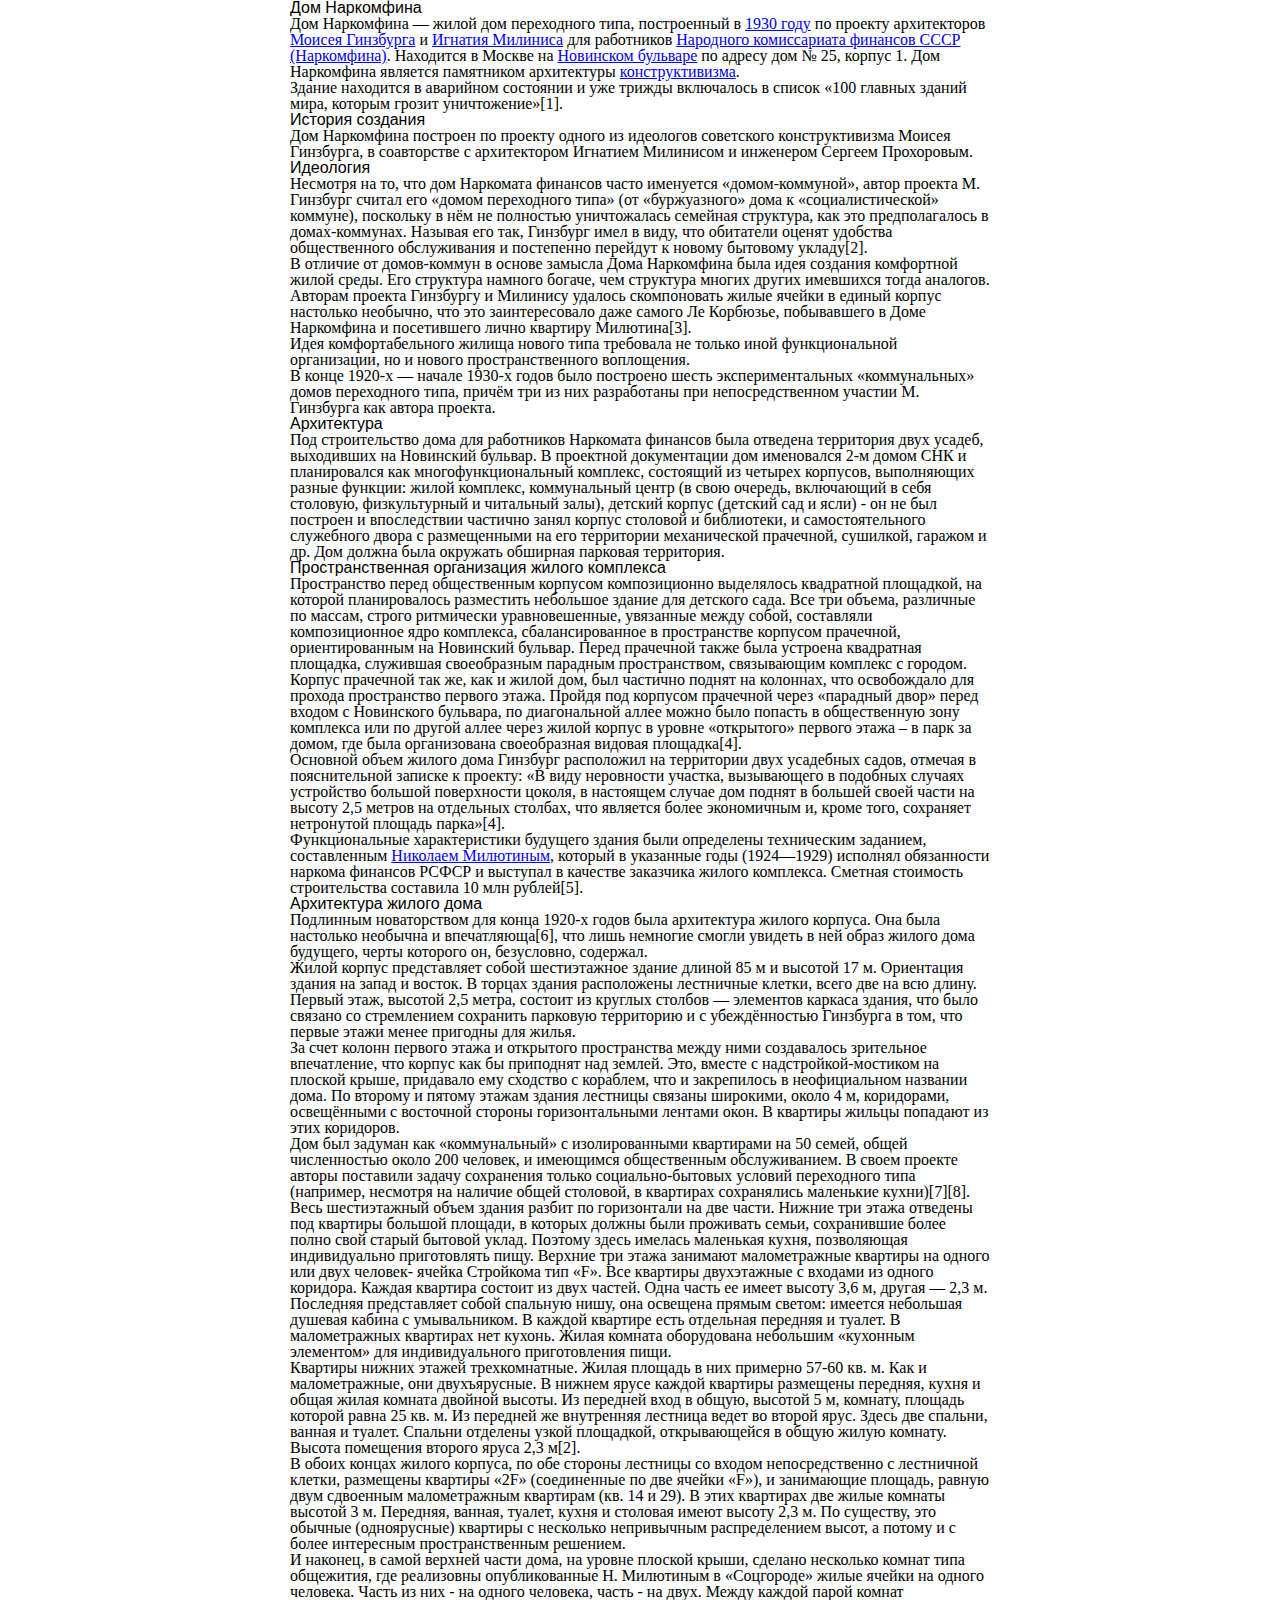
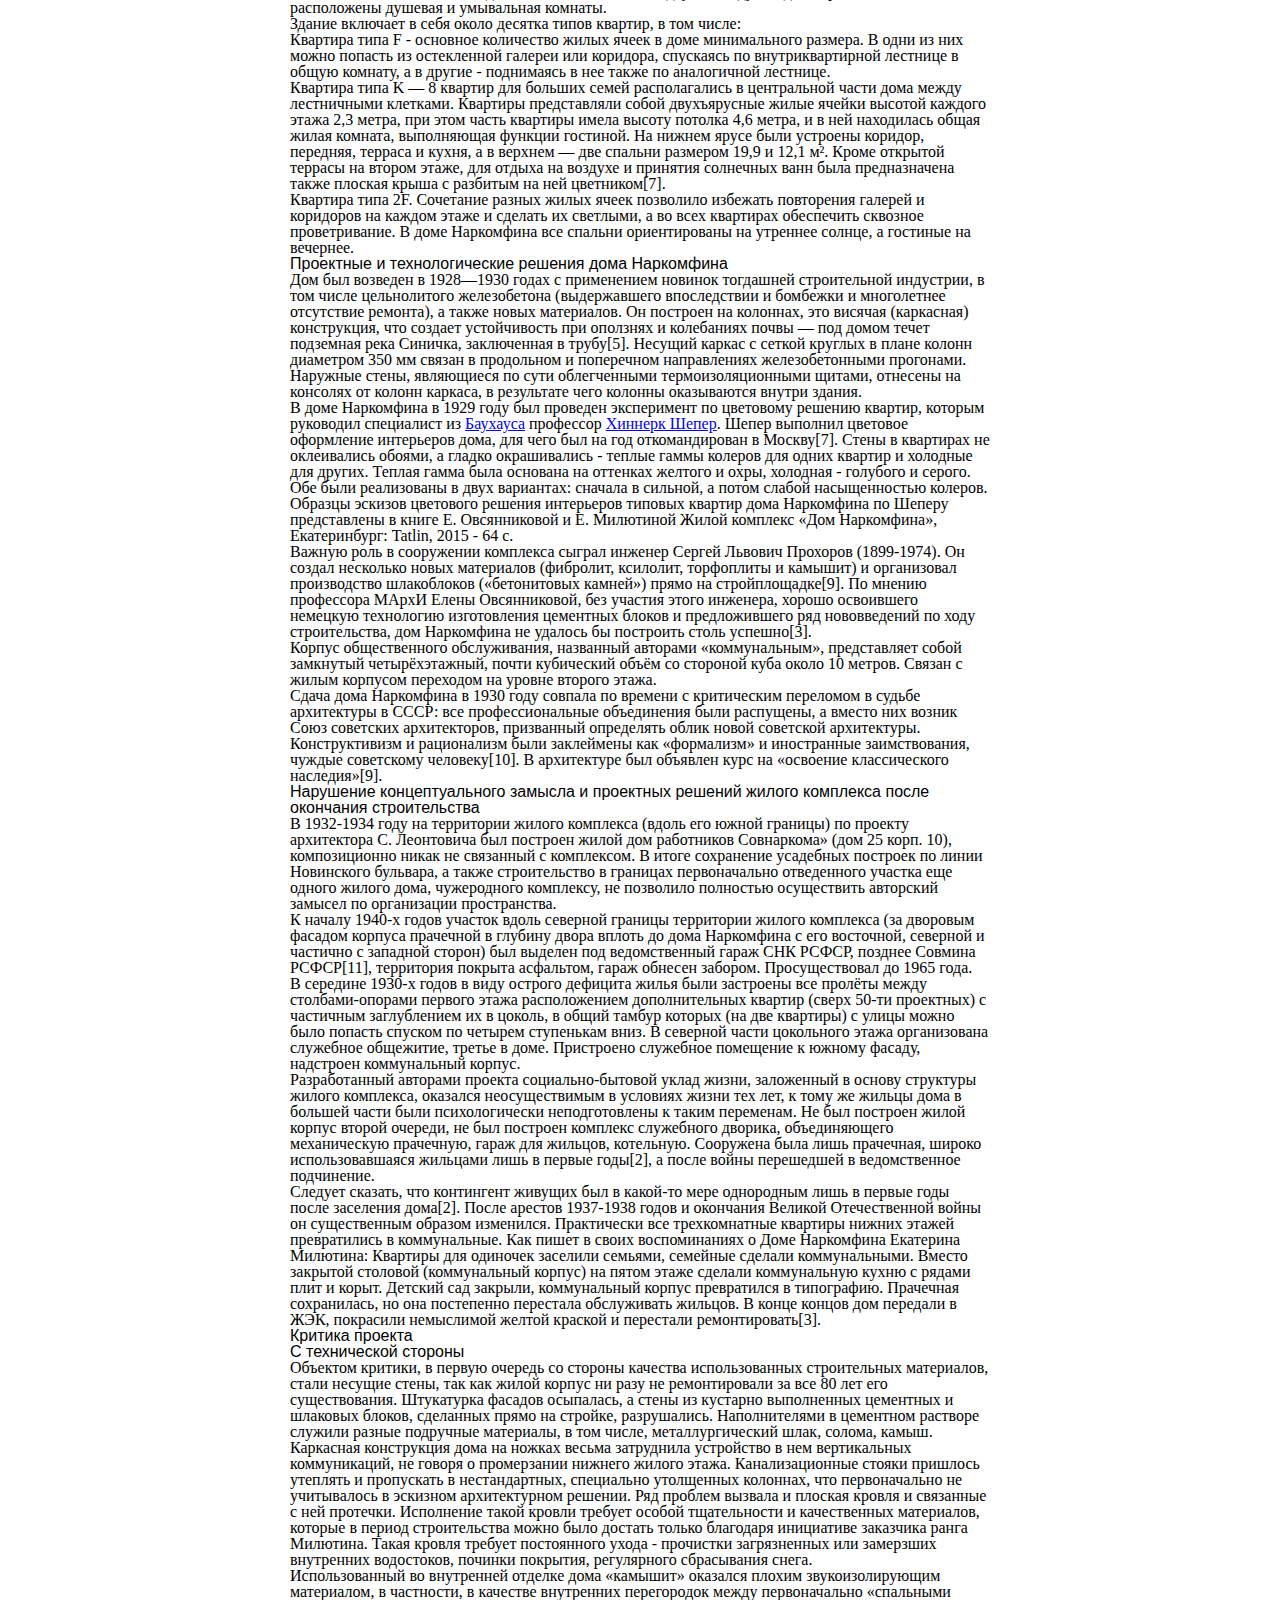
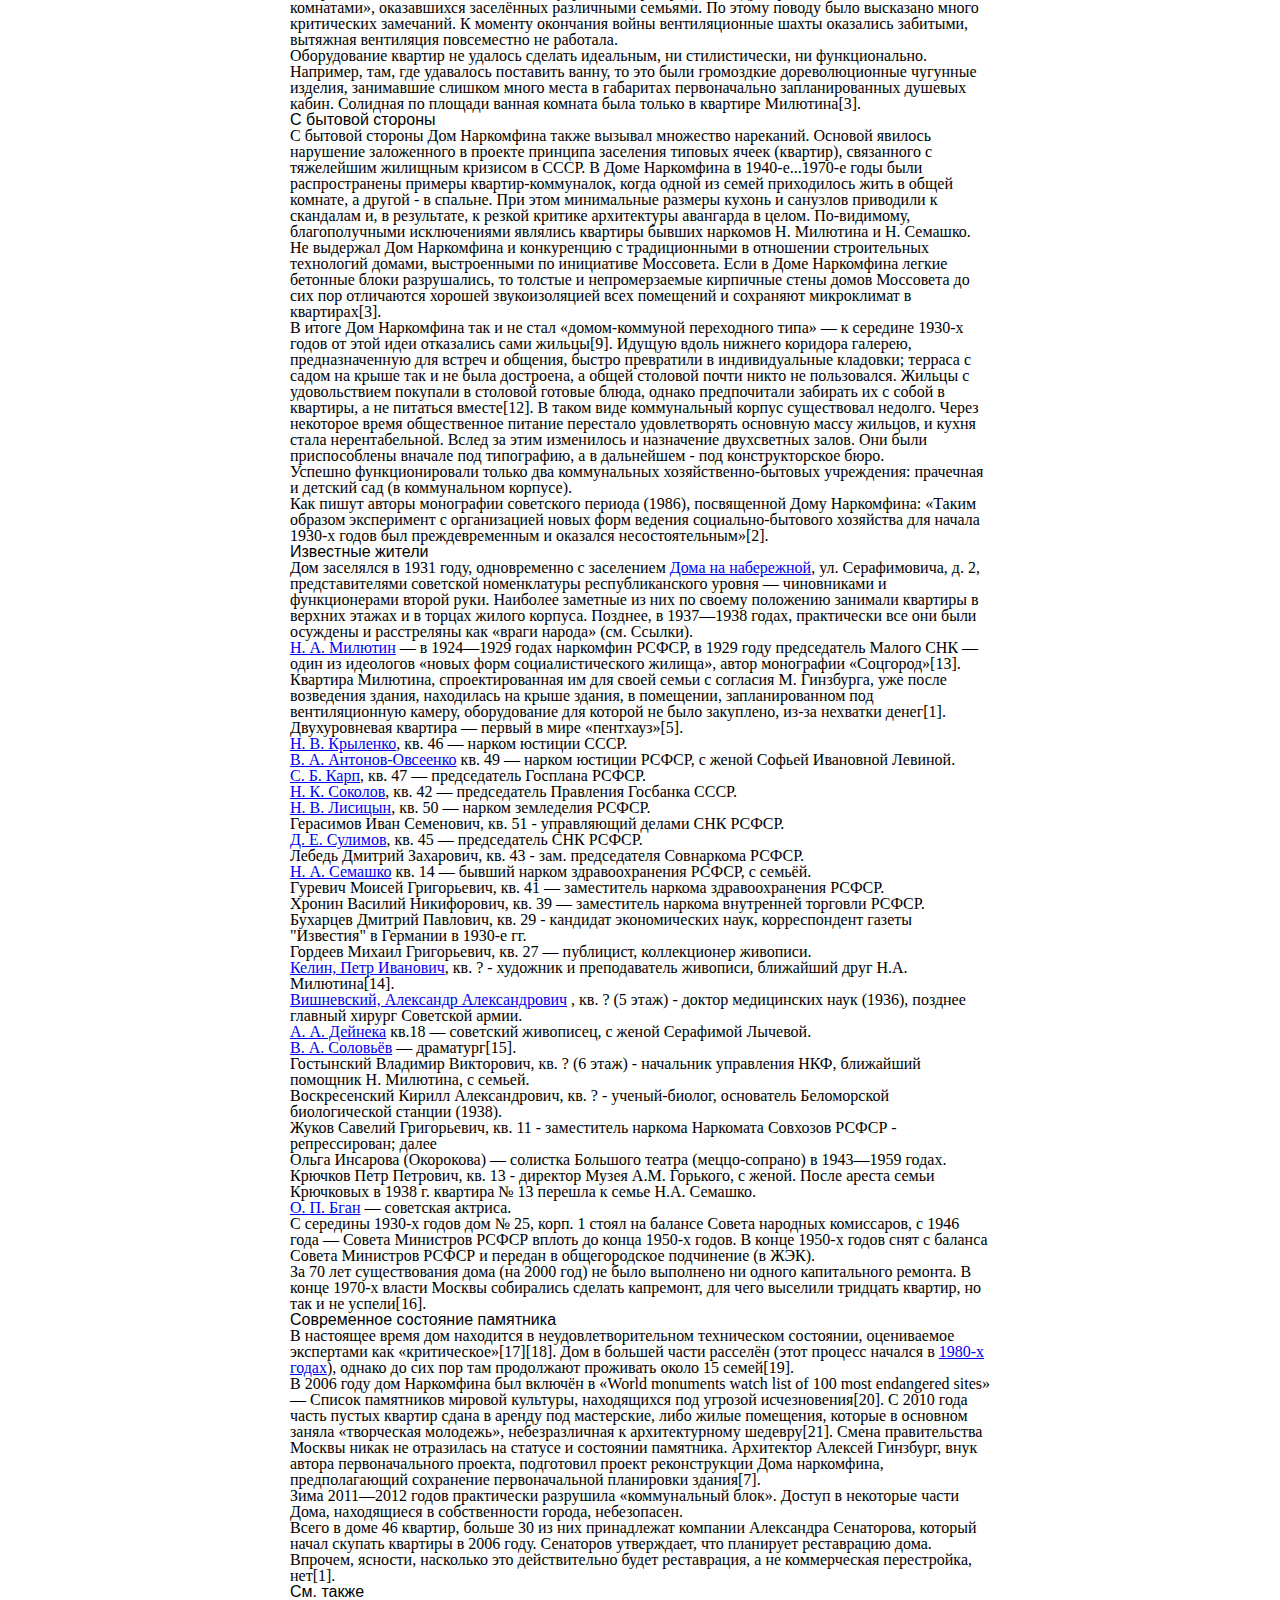
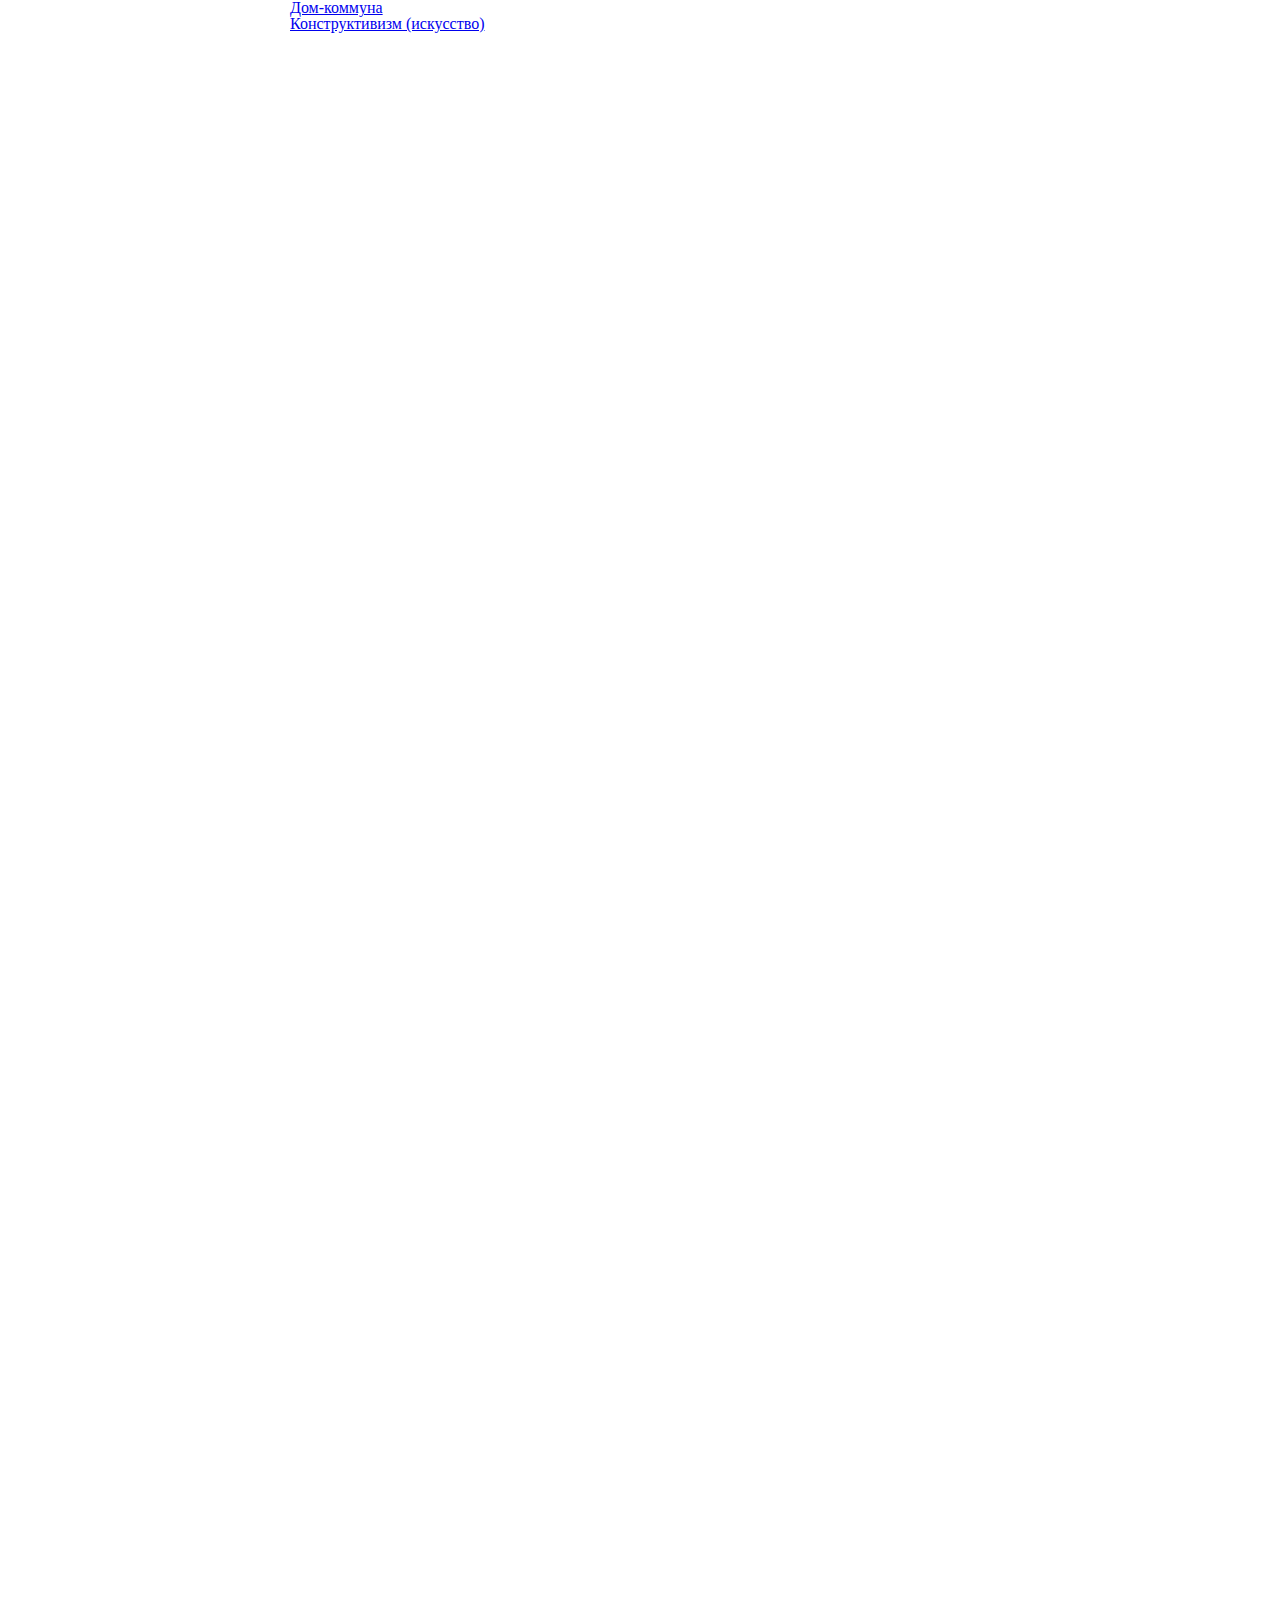
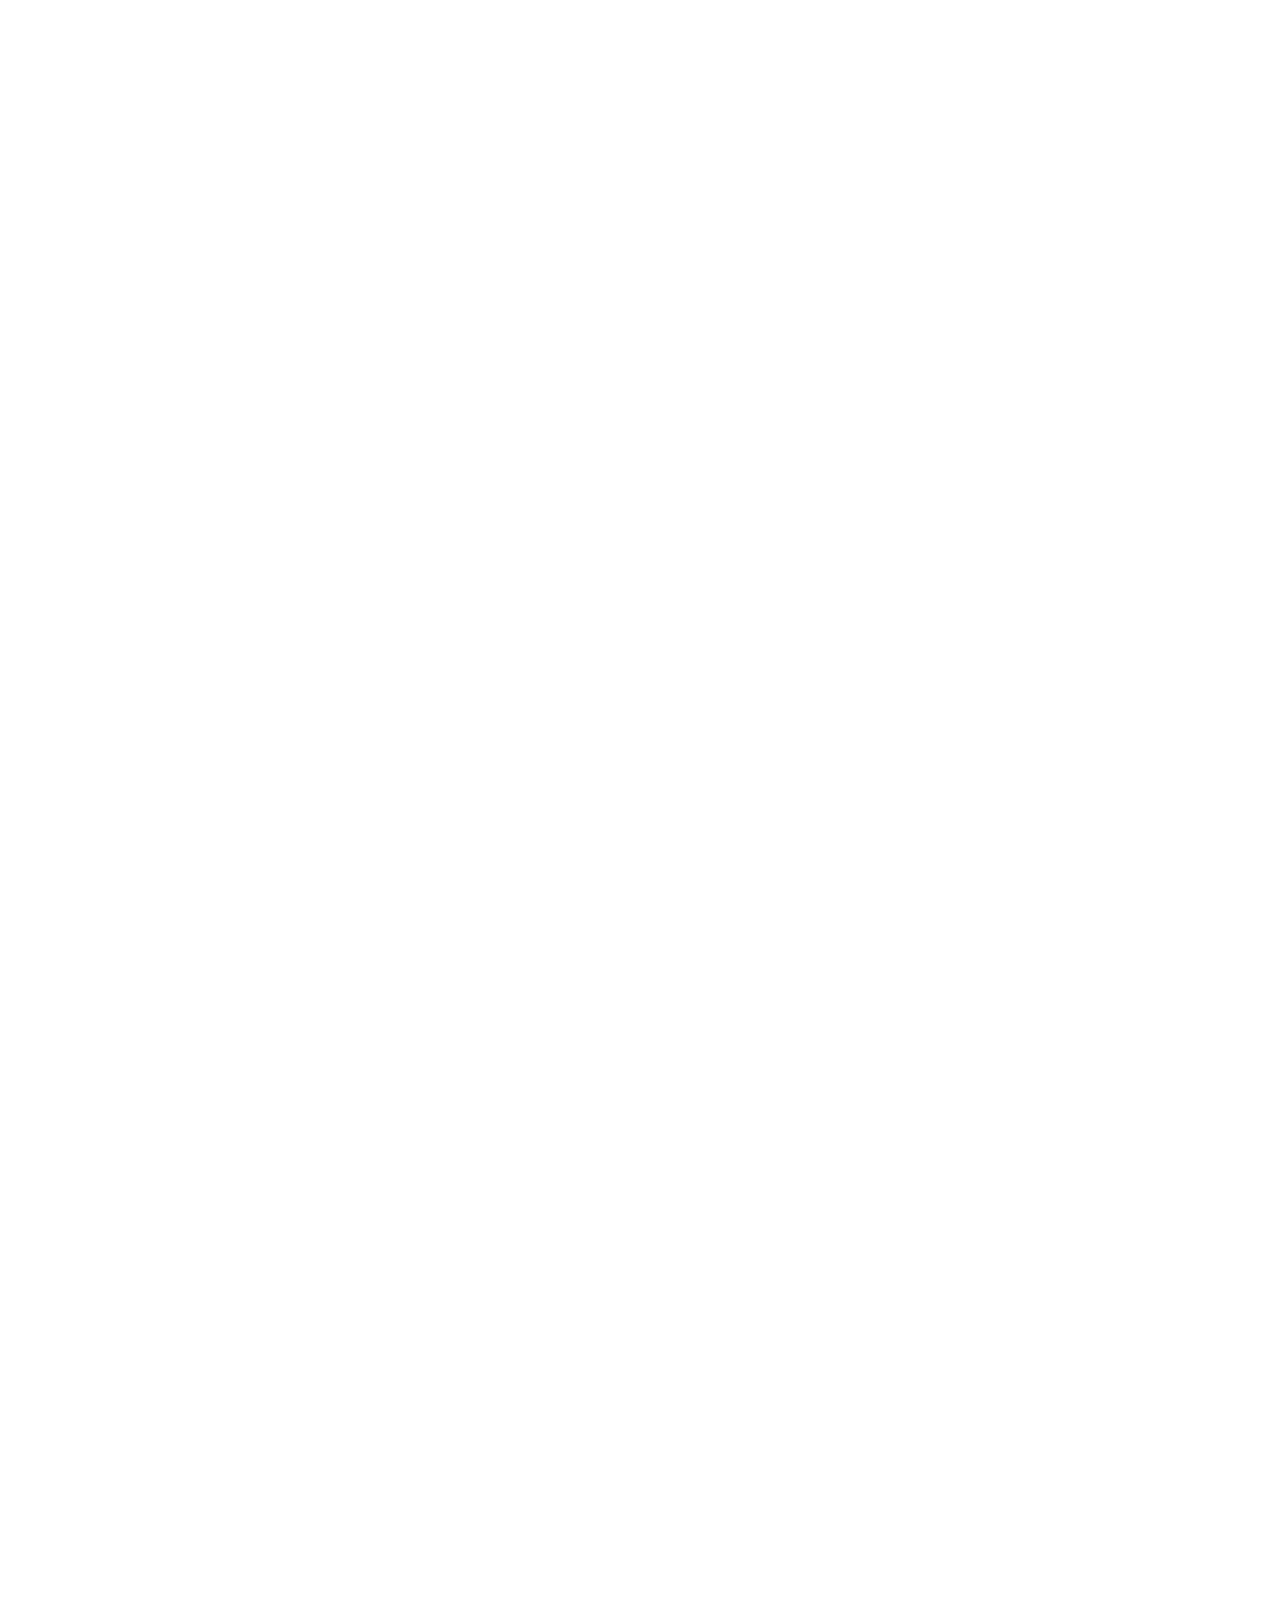
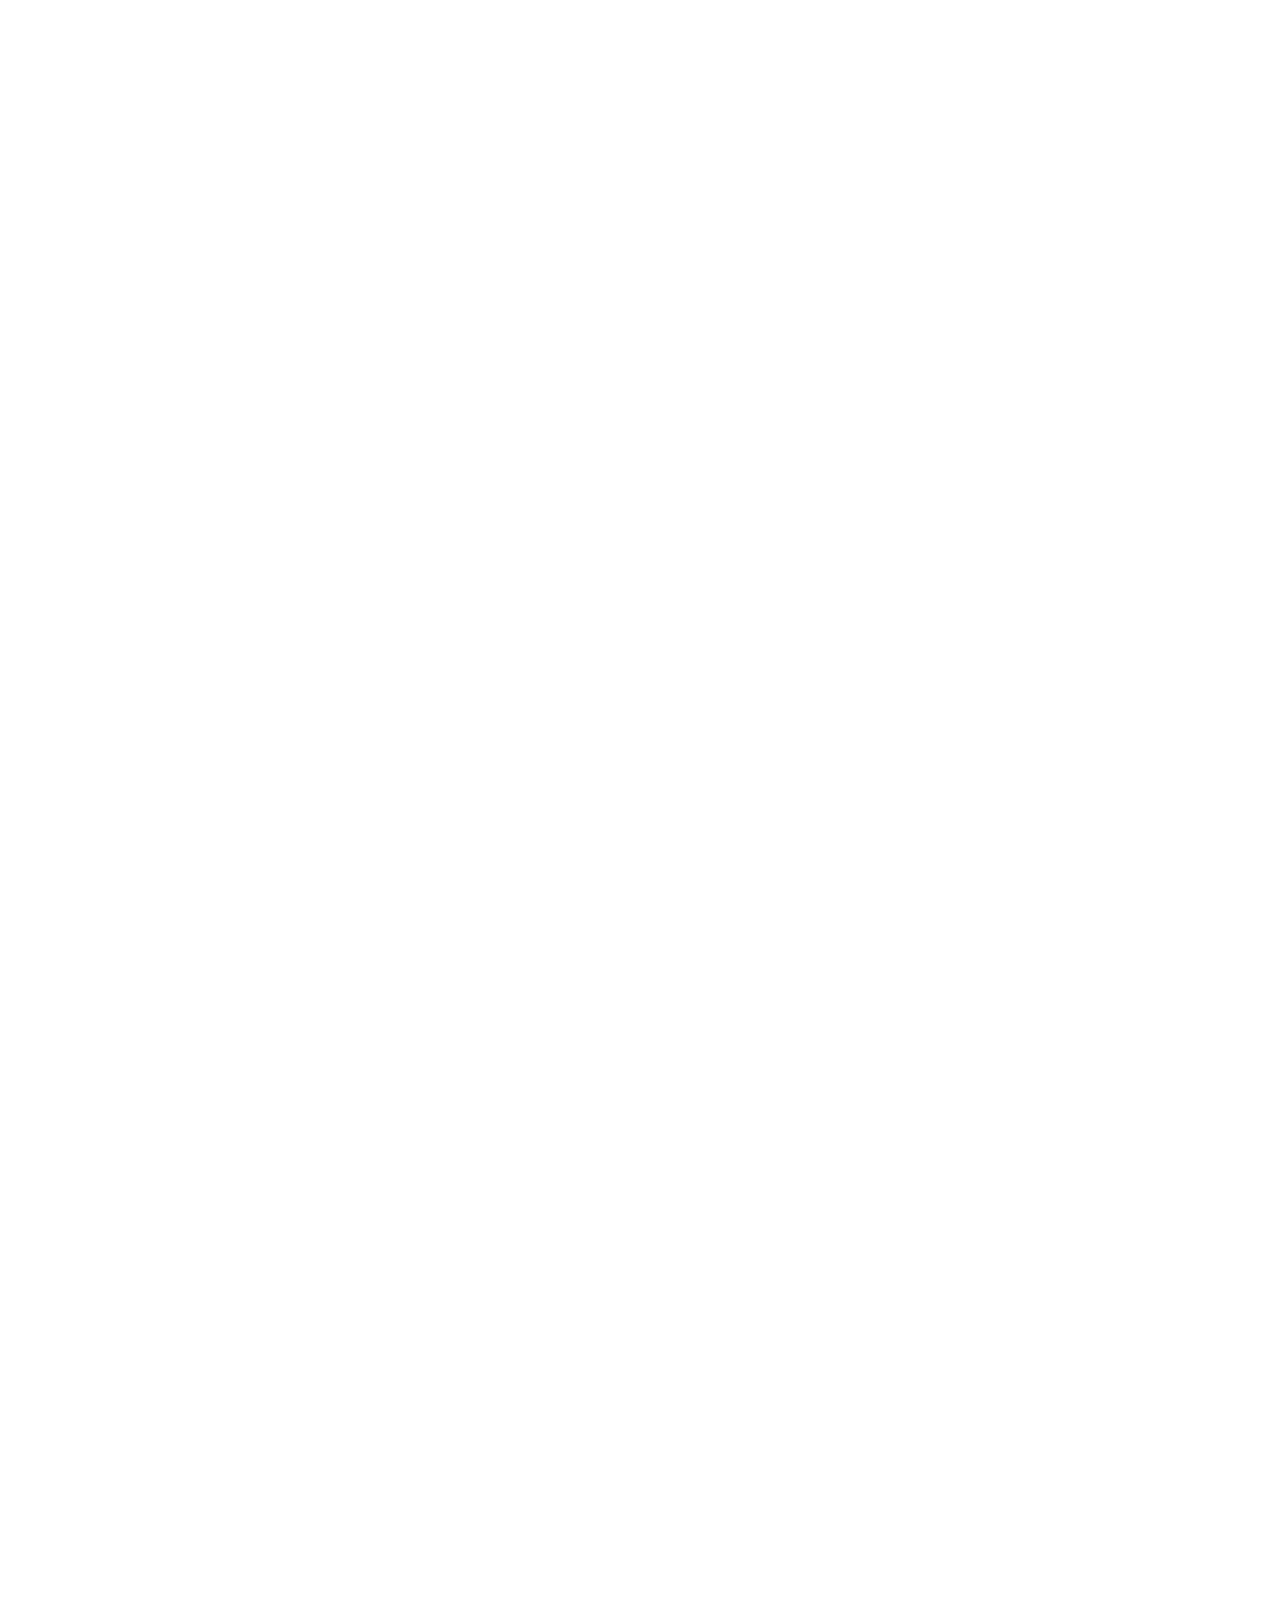
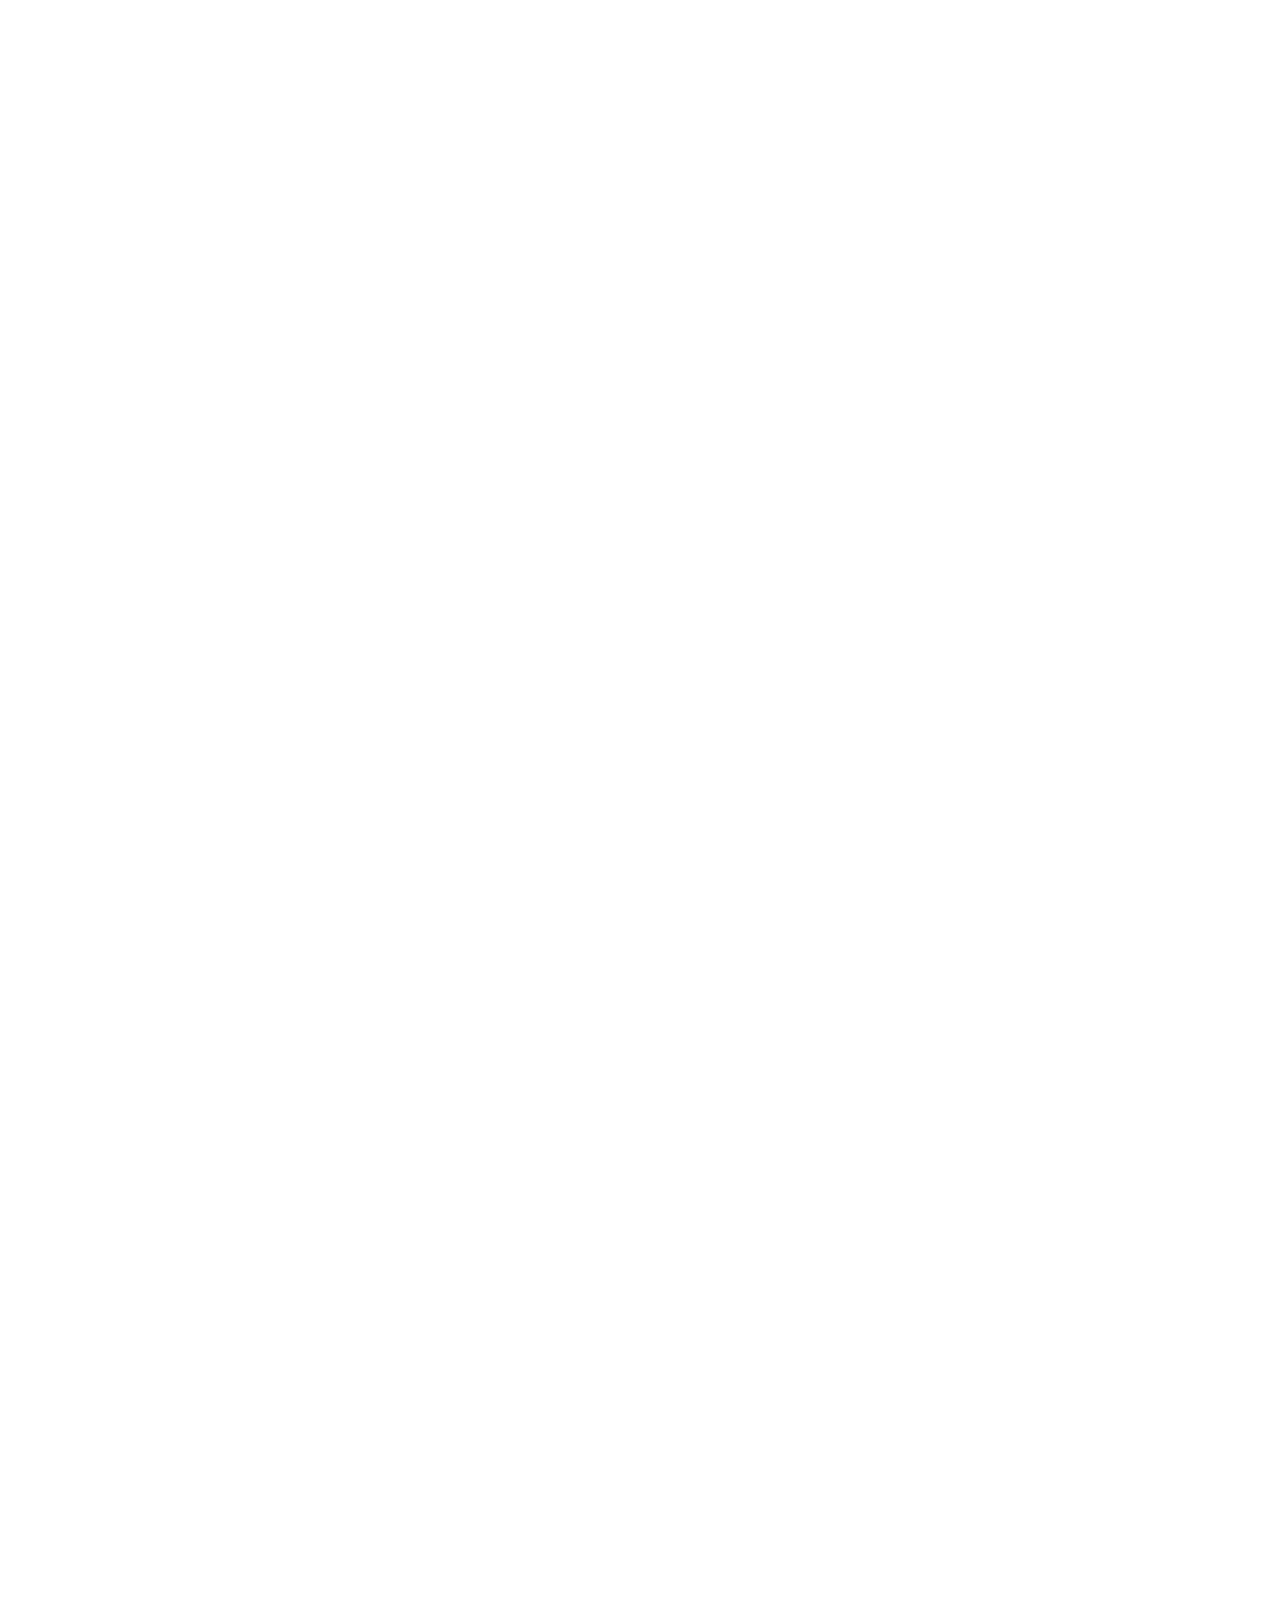
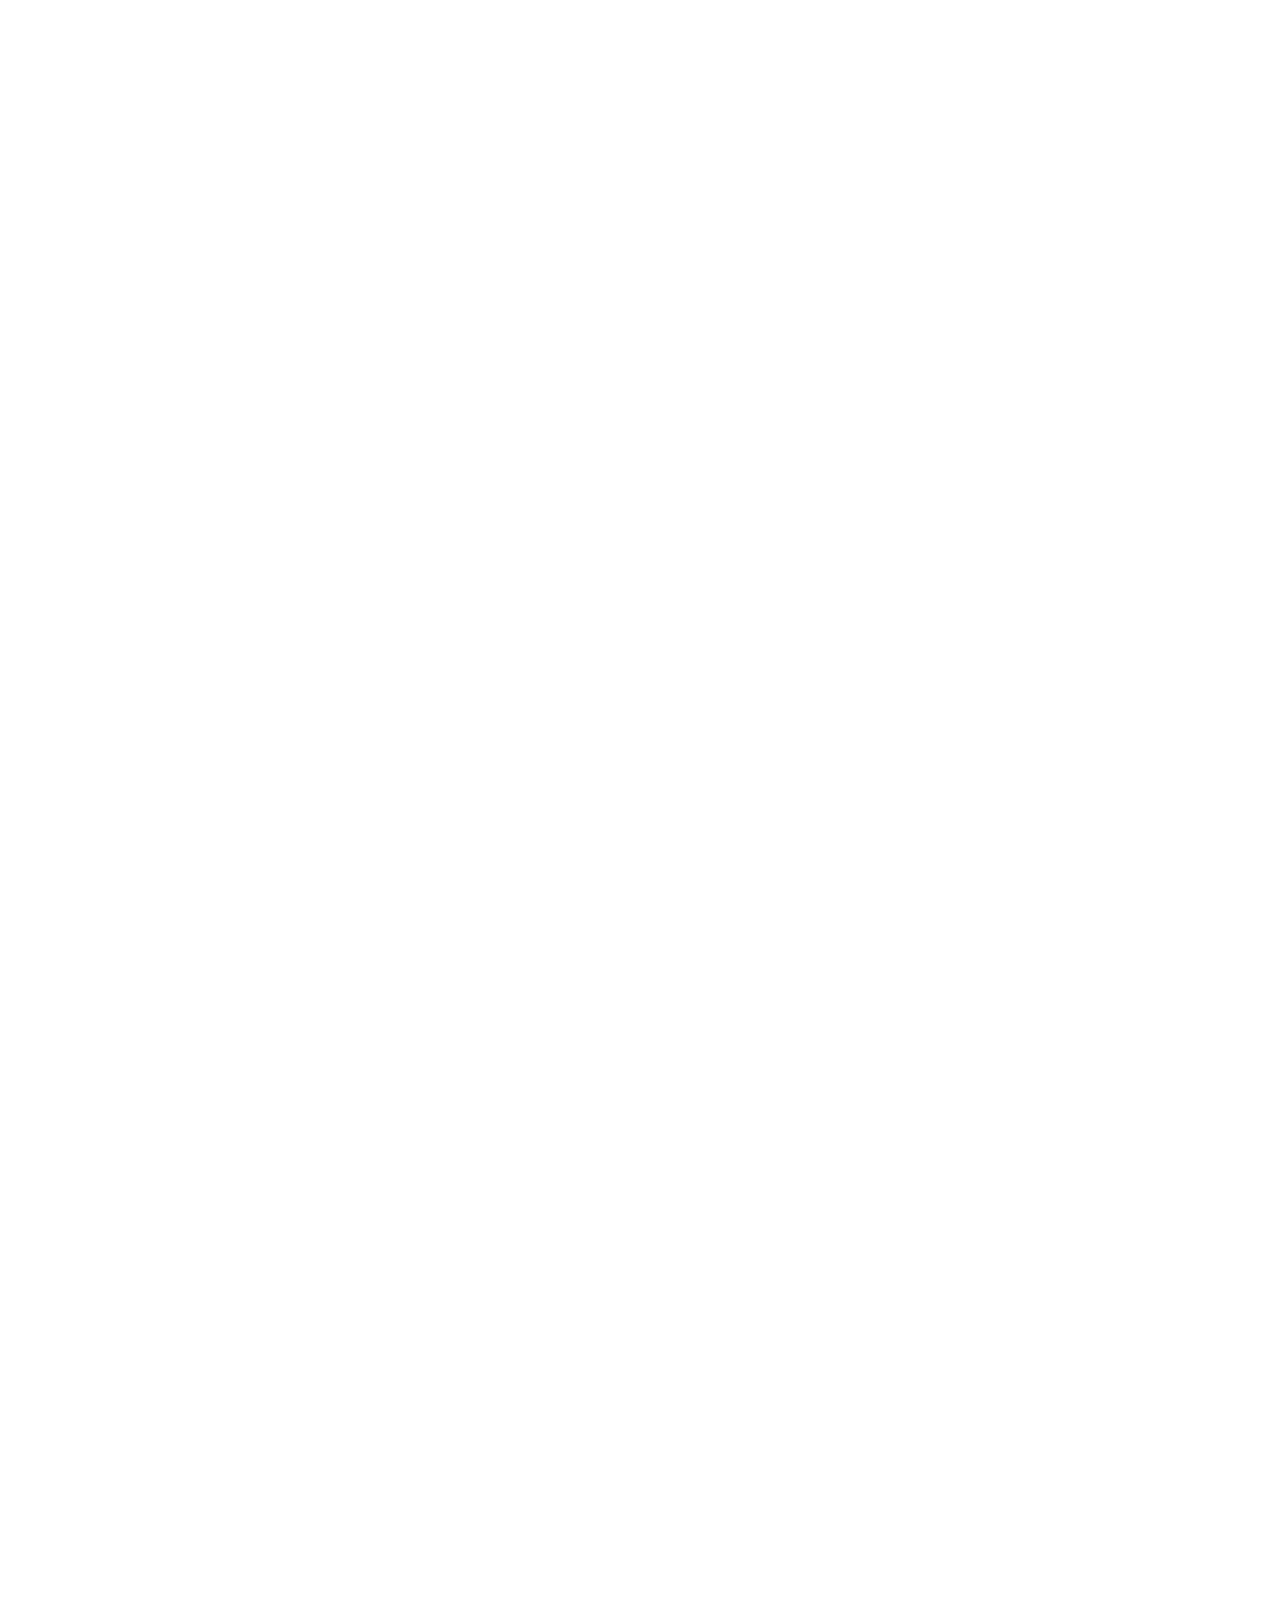
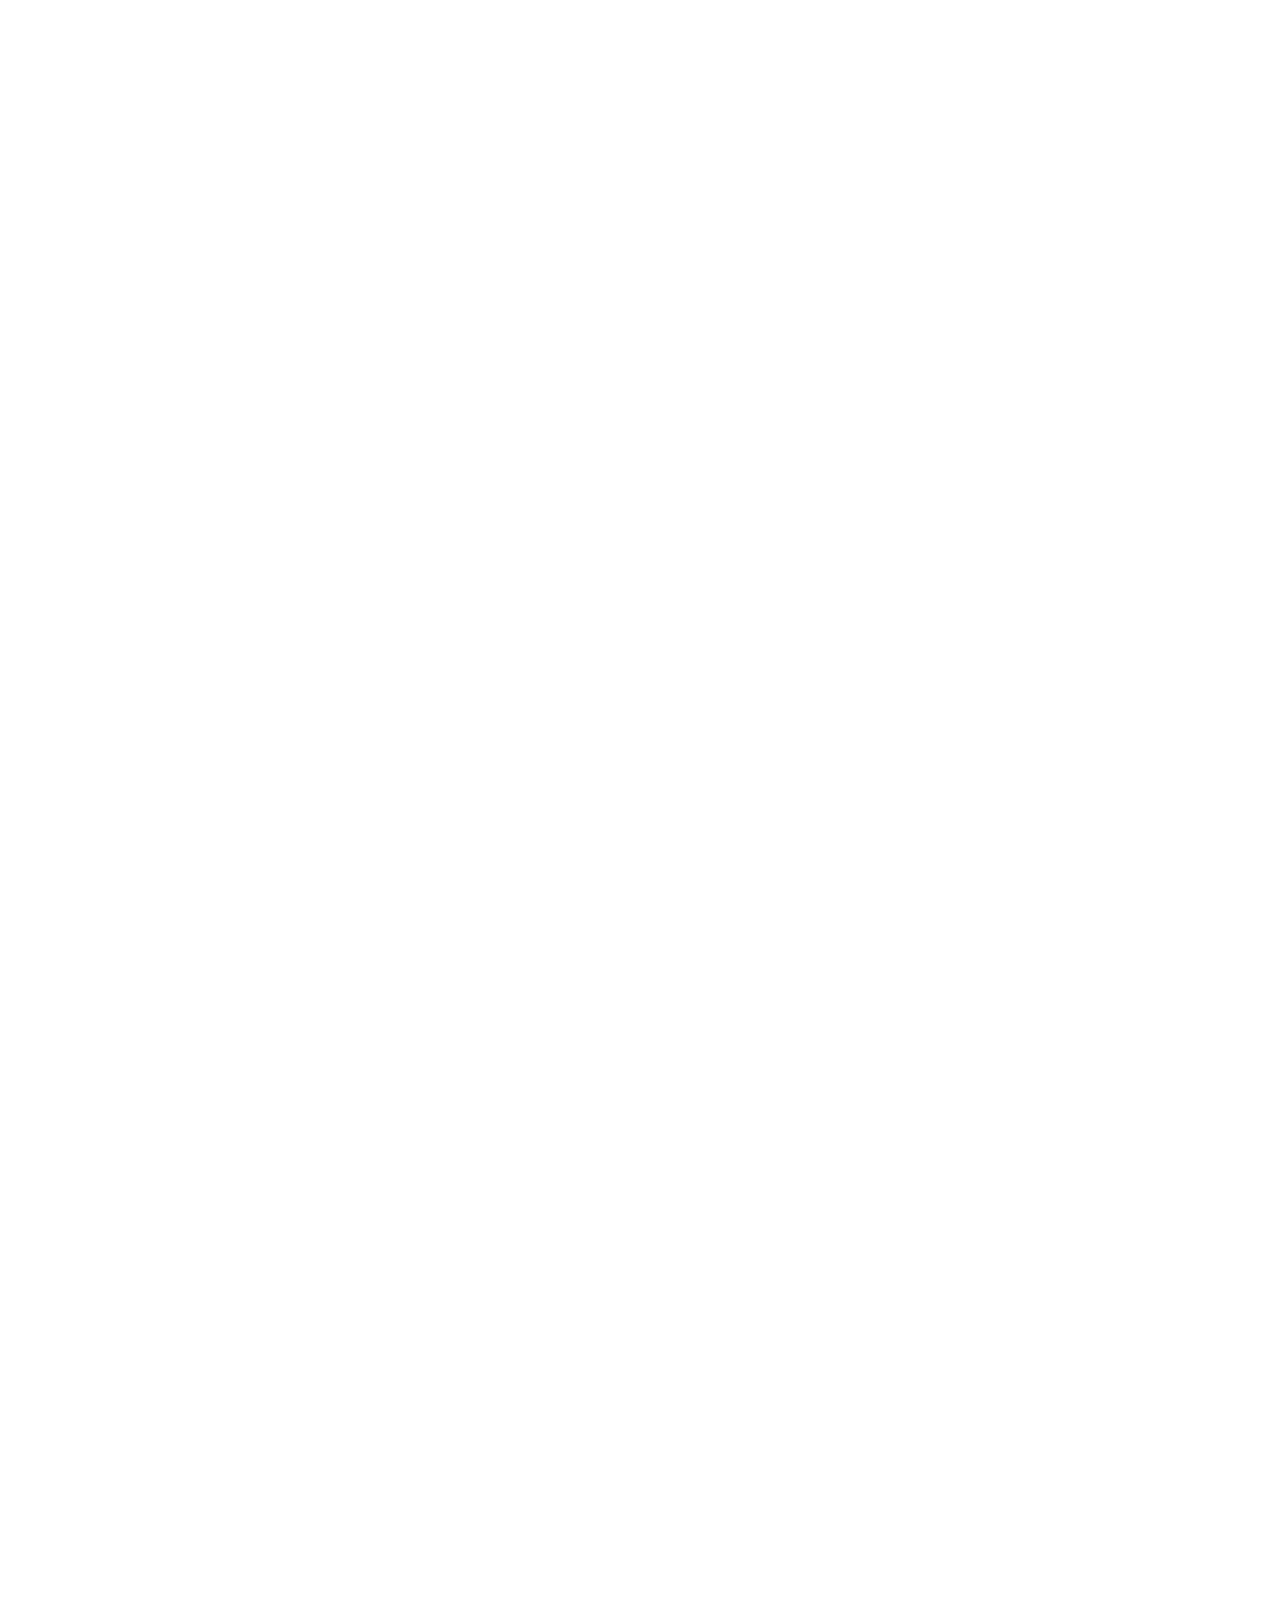
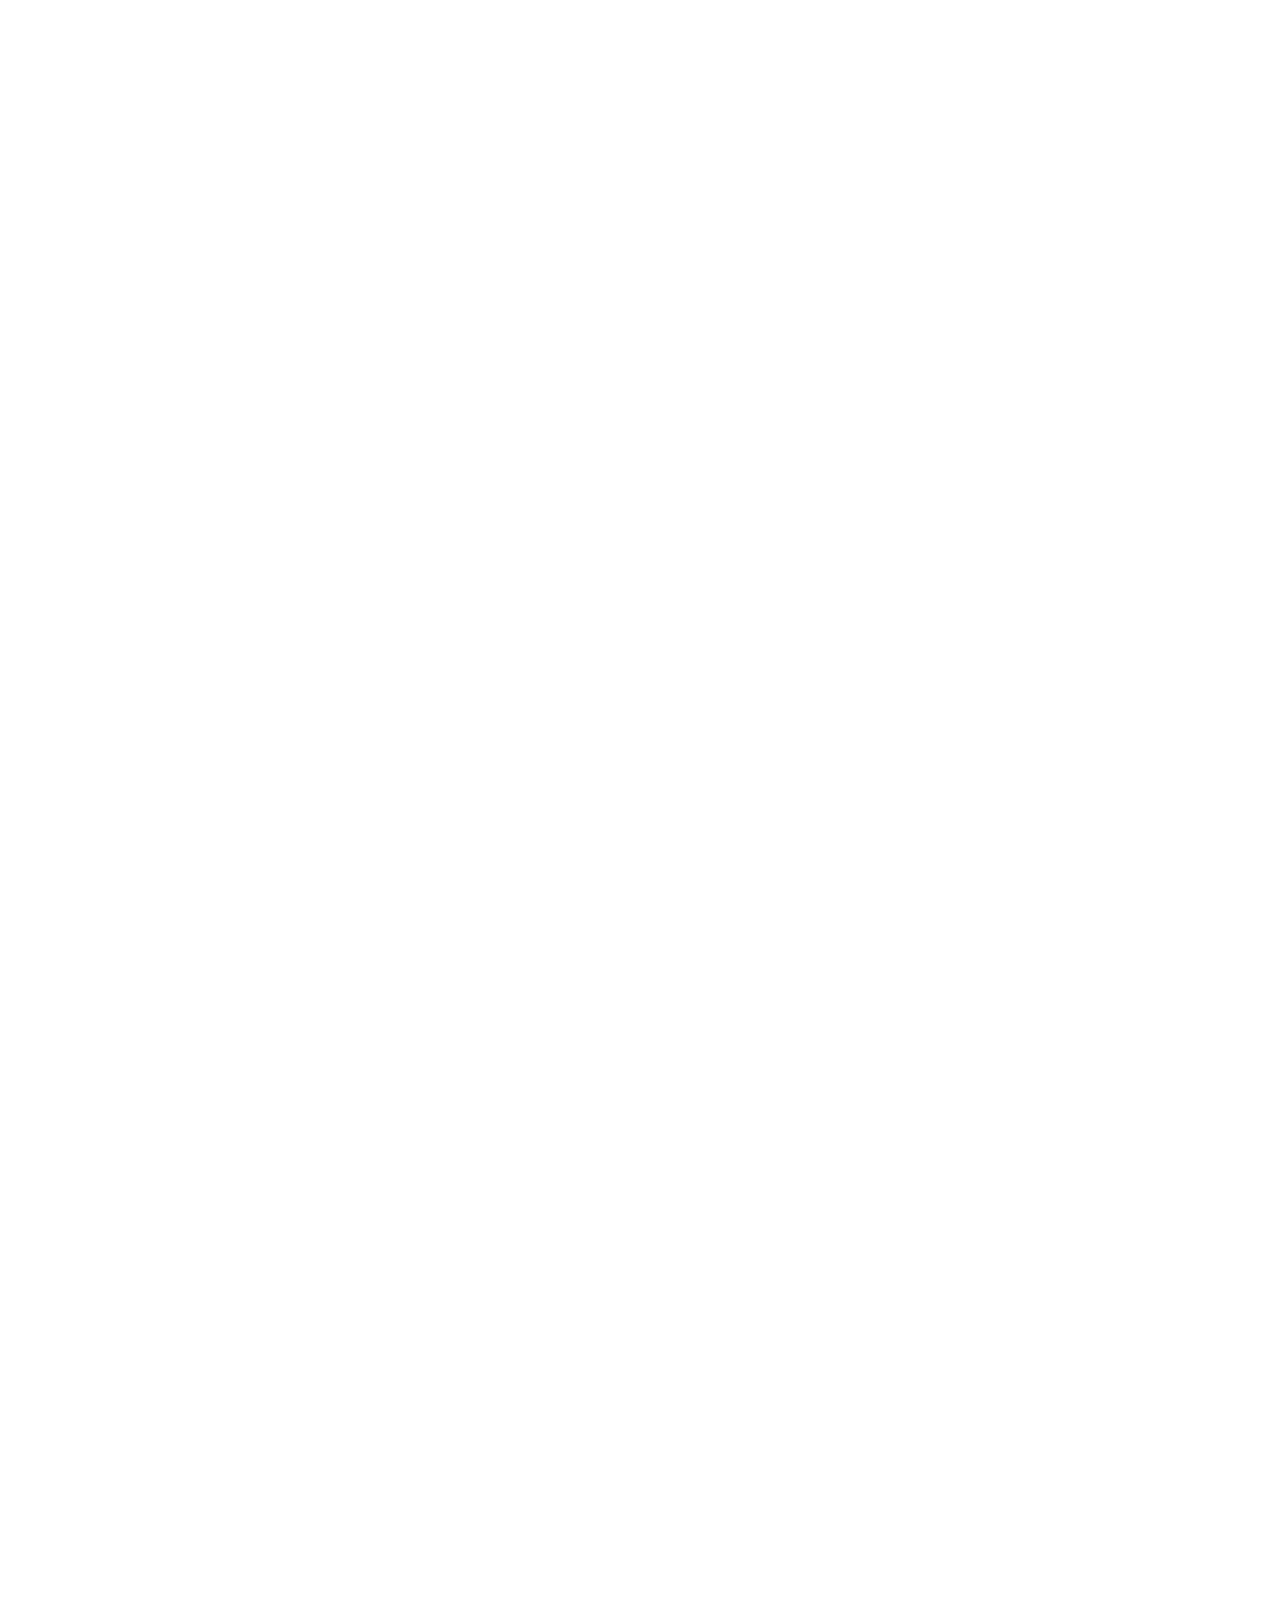
<file: Firespell/001 Wikipedia/index.html>
<!DOCTYPE html>
<html lang="ru">
<head>
  <meta charset="UTF-8">
  <title>Дом Наркомфина</title>
  <link rel="stylesheet" href="style.css">
</head>
<body>

  <h1>Дом Наркомфина</h1>
  <p>Дом Наркомфина — жилой дом переходного типа, построенный в <a href="https://ru.wikipedia.org/wiki/1930_%D0%B3%D0%BE%D0%B4">1930 году</a> по проекту архитекторов <a href="https://ru.wikipedia.org/wiki/%D0%93%D0%B8%D0%BD%D0%B7%D0%B1%D1%83%D1%80%D0%B3,_%D0%9C%D0%BE%D0%B8%D1%81%D0%B5%D0%B9_%D0%AF%D0%BA%D0%BE%D0%B2%D0%BB%D0%B5%D0%B2%D0%B8%D1%87">Моисея Гинзбурга</a> и <a href="https://ru.wikipedia.org/wiki/%D0%9C%D0%B8%D0%BB%D0%B8%D0%BD%D0%B8%D1%81,_%D0%98%D0%B3%D0%BD%D0%B0%D1%82%D0%B8%D0%B9_%D0%A4%D1%80%D0%B0%D0%BD%D1%86%D0%B5%D0%B2%D0%B8%D1%87">Игнатия Милиниса</a> для работников <a href="https://ru.wikipedia.org/wiki/%D0%9D%D0%B0%D1%80%D0%BE%D0%B4%D0%BD%D1%8B%D0%B9_%D0%BA%D0%BE%D0%BC%D0%B8%D1%81%D1%81%D0%B0%D1%80%D0%B8%D0%B0%D1%82_%D1%84%D0%B8%D0%BD%D0%B0%D0%BD%D1%81%D0%BE%D0%B2">Народного комиссариата финансов СССР (Наркомфина)</a>. Находится в Москве на <a href="https://ru.wikipedia.org/wiki/%D0%9D%D0%BE%D0%B2%D0%B8%D0%BD%D1%81%D0%BA%D0%B8%D0%B9_%D0%B1%D1%83%D0%BB%D1%8C%D0%B2%D0%B0%D1%80">Новинском бульваре</a> по адресу дом № 25, корпус 1. Дом Наркомфина является памятником архитектуры <a href="https://ru.wikipedia.org/wiki/%D0%9A%D0%BE%D0%BD%D1%81%D1%82%D1%80%D1%83%D0%BA%D1%82%D0%B8%D0%B2%D0%B8%D0%B7%D0%BC_(%D0%B8%D1%81%D0%BA%D1%83%D1%81%D1%81%D1%82%D0%B2%D0%BE)">конструктивизма</a>.</p>
  <p>Здание находится в аварийном состоянии и уже трижды включалось в список «100 главных зданий мира, которым грозит уничтожение»[1].</p>


  <h2>История создания</h2>
  <p>Дом Наркомфина построен по проекту одного из идеологов советского конструктивизма Моисея Гинзбурга, в соавторстве с архитектором Игнатием Милинисом и инженером Сергеем Прохоровым.</p>


  <h2>Идеология</h2>
  <p>Несмотря на то, что дом Наркомата финансов часто именуется «домом-коммуной», автор проекта М. Гинзбург считал его «домом переходного типа» (от «буржуазного» дома к «социалистической» коммуне), поскольку в нём не полностью уничтожалась семейная структура, как это предполагалось в домах-коммунах. Называя его так, Гинзбург имел в виду, что обитатели оценят удобства общественного обслуживания и постепенно перейдут к новому бытовому укладу[2].</p>
  <p>В отличие от домов-коммун в основе замысла Дома Наркомфина была идея создания комфортной жилой среды. Его структура намного богаче, чем структура многих других имевшихся тогда аналогов. Авторам проекта Гинзбургу и Милинису удалось скомпоновать жилые ячейки в единый корпус настолько необычно, что это заинтересовало даже самого Ле Корбюзье, побывавшего в Доме Наркомфина и посетившего лично квартиру Милютина[3].</p>
  <p>Идея комфортабельного жилища нового типа требовала не только иной функциональной организации, но и нового пространственного воплощения.</p>
  <p>В конце 1920-х — начале 1930-х годов было построено шесть экспериментальных «коммунальных» домов переходного типа, причём три из них разработаны при непосредственном участии М. Гинзбурга как автора проекта.</p>

  <h2>Архитектура</h2>
  <p>Под строительство дома для работников Наркомата финансов была отведена территория двух усадеб, выходивших на Новинский бульвар. В проектной документации дом именовался 2-м домом СНК и планировался как многофункциональный комплекс, состоящий из четырех корпусов, выполняющих разные функции: жилой комплекс, коммунальный центр (в свою очередь, включающий в себя столовую, физкультурный и читальный залы), детский корпус (детский сад и ясли) - он не был построен и впоследствии частично занял корпус столовой и библиотеки, и самостоятельного служебного двора с размещенными на его территории механической прачечной, сушилкой, гаражом и др. Дом должна была окружать обширная парковая территория.</p>

  <h3>Пространственная организация жилого комплекса</h3>
  <p>Пространство перед общественным корпусом композиционно выделялось квадратной площадкой, на которой планировалось разместить небольшое здание для детского сада. Все три объема, различные по массам, строго ритмически уравновешенные, увязанные между собой, составляли композиционное ядро комплекса, сбалансированное в пространстве корпусом прачечной, ориентированным на Новинский бульвар. Перед прачечной также была устроена квадратная площадка, служившая своеобразным парадным пространством, связывающим комплекс с городом. Корпус прачечной так же, как и жилой дом, был частично поднят на колоннах, что освобождало для прохода пространство первого этажа. Пройдя под корпусом прачечной через «парадный двор» перед входом с Новинского бульвара, по диагональной аллее можно было попасть в общественную зону комплекса или по другой аллее через жилой корпус в уровне «открытого» первого этажа – в парк за домом, где была организована своеобразная видовая площадка[4].</p>
  <p>Основной объем жилого дома Гинзбург расположил на территории двух усадебных садов, отмечая в пояснительной записке к проекту: «В виду неровности участка, вызывающего в подобных случаях устройство большой поверхности цоколя, в настоящем случае дом поднят в большей своей части на высоту 2,5 метров на отдельных столбах, что является более экономичным и, кроме того, сохраняет нетронутой площадь парка»[4].</p>
  <p>Функциональные характеристики будущего здания были определены техническим заданием, составленным <a href="https://ru.wikipedia.org/wiki/%D0%9C%D0%B8%D0%BB%D1%8E%D1%82%D0%B8%D0%BD,_%D0%9D%D0%B8%D0%BA%D0%BE%D0%BB%D0%B0%D0%B9_%D0%90%D0%BB%D0%B5%D0%BA%D1%81%D0%B0%D0%BD%D0%B4%D1%80%D0%BE%D0%B2%D0%B8%D1%87">Николаем Милютиным</a>, который в указанные годы (1924—1929) исполнял обязанности наркома финансов РСФСР и выступал в качестве заказчика жилого комплекса. Сметная стоимость строительства составила 10 млн рублей[5].</p>

  <h3>Архитектура жилого дома</h3>
  <p>Подлинным новаторством для конца 1920-х годов была архитектура жилого корпуса. Она была настолько необычна и впечатляюща[6], что лишь немногие смогли увидеть в ней образ жилого дома будущего, черты которого он, безусловно, содержал.</p>
  <p>Жилой корпус представляет собой шестиэтажное здание длиной 85 м и высотой 17 м. Ориентация здания на запад и восток. В торцах здания расположены лестничные клетки, всего две на всю длину. Первый этаж, высотой 2,5 метра, состоит из круглых столбов — элементов каркаса здания, что было связано со стремлением сохранить парковую территорию и с убеждённостью Гинзбурга в том, что первые этажи менее пригодны для жилья.</p>
  <p>За счет колонн первого этажа и открытого пространства между ними создавалось зрительное впечатление, что корпус как бы приподнят над землей. Это, вместе с надстройкой-мостиком на плоской крыше, придавало ему сходство с кораблем, что и закрепилось в неофициальном названии дома. По второму и пятому этажам здания лестницы связаны широкими, около 4 м, коридорами, освещёнными с восточной стороны горизонтальными лентами окон. В квартиры жильцы попадают из этих коридоров.</p>
  <p>Дом был задуман как «коммунальный» с изолированными квартирами на 50 семей, общей численностью около 200 человек, и имеющимся общественным обслуживанием. В своем проекте авторы поставили задачу сохранения только социально-бытовых условий переходного типа (например, несмотря на наличие общей столовой, в квартирах сохранялись маленькие кухни)[7][8].</p>
  <p>Весь шестиэтажный объем здания разбит по горизонтали на две части. Нижние три этажа отведены под квартиры большой площади, в которых должны были проживать семьи, сохранившие более полно свой старый бытовой уклад. Поэтому здесь имелась маленькая кухня, позволяющая индивидуально приготовлять пищу. Верхние три этажа занимают малометражные квартиры на одного или двух человек- ячейка Стройкома тип «F». Все квартиры двухэтажные с входами из одного коридора. Каждая квартира состоит из двух частей. Одна часть ее имеет высоту 3,6 м, другая — 2,3 м. Последняя представляет собой спальную нишу, она освещена прямым светом: имеется небольшая душевая кабина с умывальником. В каждой квартире есть отдельная передняя и туалет. В малометражных квартирах нет кухонь. Жилая комната оборудована небольшим «кухонным элементом» для индивидуального приготовления пищи.</p>
  <p>Квартиры нижних этажей трехкомнатные. Жилая площадь в них примерно 57-60 кв. м. Как и малометражные, они двухъярусные. В нижнем ярусе каждой квартиры размещены передняя, кухня и общая жилая комната двойной высоты. Из передней вход в общую, высотой 5 м, комнату, площадь которой равна 25 кв. м. Из передней же внутренняя лестница ведет во второй ярус. Здесь две спальни, ванная и туалет. Спальни отделены узкой площадкой, открывающейся в общую жилую комнату. Высота помещения второго яруса 2,3 м[2].</p>
  <p>В обоих концах жилого корпуса, по обе стороны лестницы со входом непосредственно с лестничной клетки, размещены квартиры «2F» (соединенные по две ячейки «F»), и занимающие площадь, равную двум сдвоенным малометражным квартирам (кв. 14 и 29). В этих квартирах две жилые комнаты высотой 3 м. Передняя, ванная, туалет, кухня и столовая имеют высоту 2,3 м. По существу, это обычные (одноярусные) квартиры с несколько непривычным распределением высот, а потому и с более интересным пространственным решением.</p>
  <p>И наконец, в самой верхней части дома, на уровне плоской крыши, сделано несколько комнат типа общежития, где реализовны опубликованные Н. Милютиным в «Соцгороде» жилые ячейки на одного человека. Часть из них - на одного человека, часть - на двух. Между каждой парой комнат расположены душевая и умывальная комнаты.</p>
  <p>Здание включает в себя около десятка типов квартир, в том числе:</p>

  <ul>
    <li>Квартира типа F - основное количество жилых ячеек в доме минимального размера. В одни из них можно попасть из остекленной галереи или коридора, спускаясь по внутриквартирной лестнице в общую комнату, а в другие - поднимаясь в нее также по аналогичной лестнице.</li>
    <li>Квартира типа K — 8 квартир для больших семей располагались в центральной части дома между лестничными клетками. Квартиры представляли собой двухъярусные жилые ячейки высотой каждого этажа 2,3 метра, при этом часть квартиры имела высоту потолка 4,6 метра, и в ней находилась общая жилая комната, выполняющая функции гостиной. На нижнем ярусе были устроены коридор, передняя, терраса и кухня, а в верхнем — две спальни размером 19,9 и 12,1 м². Кроме открытой террасы на втором этаже, для отдыха на воздухе и принятия солнечных ванн была предназначена также плоская крыша с разбитым на ней цветником[7].</li>
    <li>Квартира типа 2F. Сочетание разных жилых ячеек позволило избежать повторения галерей и коридоров на каждом этаже и сделать их светлыми, а во всех квартирах обеспечить сквозное проветривание. В доме Наркомфина все спальни ориентированы на утреннее солнце, а гостиные на вечернее.</li>
  </ul>

  <h3>Проектные и технологические решения дома Наркомфина</h3>
  <p>Дом был возведен в 1928—1930 годах с применением новинок тогдашней строительной индустрии, в том числе цельнолитого железобетона (выдержавшего впоследствии и бомбежки и многолетнее отсутствие ремонта), а также новых материалов. Он построен на колоннах, это висячая (каркасная) конструкция, что создает устойчивость при оползнях и колебаниях почвы — под домом течет подземная река Синичка, заключенная в трубу[5]. Несущий каркас с сеткой круглых в плане колонн диаметром 350 мм связан в продольном и поперечном направлениях железобетонными прогонами. Наружные стены, являющиеся по сути облегченными термоизоляционными щитами, отнесены на консолях от колонн каркаса, в результате чего колонны оказываются внутри здания.</p>
  <p>В доме Наркомфина в 1929 году был проведен эксперимент по цветовому решению квартир, которым руководил специалист из <a href="https://ru.wikipedia.org/wiki/%D0%91%D0%B0%D1%83%D1%85%D0%B0%D1%83%D1%81">Баухауса</a> профессор <a href="https://de.wikipedia.org/wiki/Hinnerk_Scheper">Хиннерк Шепер</a>. Шепер выполнил цветовое оформление интерьеров дома, для чего был на год откомандирован в Москву[7]. Стены в квартирах не оклеивались обоями, а гладко окрашивались - теплые гаммы колеров для одних квартир и холодные для других. Теплая гамма была основана на оттенках желтого и охры, холодная - голубого и серого. Обе были реализованы в двух вариантах: сначала в сильной, а потом слабой насыщенностью колеров. Образцы эскизов цветового решения интерьеров типовых квартир дома Наркомфина по Шеперу представлены в книге Е. Овсянниковой и Е. Милютиной Жилой комплекс «Дом Наркомфина», Екатеринбург: Tatlin, 2015 - 64 с.</p>
  <p>Важную роль в сооружении комплекса сыграл инженер Сергей Львович Прохоров (1899-1974). Он создал несколько новых материалов (фибролит, ксилолит, торфоплиты и камышит) и организовал производство шлакоблоков («бетонитовых камней») прямо на стройплощадке[9]. По мнению профессора МАрхИ Елены Овсянниковой, без участия этого инженера, хорошо освоившего немецкую технологию изготовления цементных блоков и предложившего ряд нововведений по ходу строительства, дом Наркомфина не удалось бы построить столь успешно[3].</p>
  <p>Корпус общественного обслуживания, названный авторами «коммунальным», представляет собой замкнутый четырёхэтажный, почти кубический объём со стороной куба около 10 метров. Связан с жилым корпусом переходом на уровне второго этажа.</p>
  <p>Сдача дома Наркомфина в 1930 году совпала по времени с критическим переломом в судьбе архитектуры в СССР: все профессиональные объединения были распущены, а вместо них возник Союз советских архитекторов, призванный определять облик новой советской архитектуры. Конструктивизм и рационализм были заклеймены как «формализм» и иностранные заимствования, чуждые советскому человеку[10]. В архитектуре был объявлен курс на «освоение классического наследия»[9].</p>

  <h3>Нарушение концептуального замысла и проектных решений жилого комплекса после окончания строительства</h3>
  <p>В 1932-1934 году на территории жилого комплекса (вдоль его южной границы) по проекту архитектора С. Леонтовича был построен жилой дом работников Совнаркома» (дом 25 корп. 10), композиционно никак не связанный с комплексом. В итоге сохранение усадебных построек по линии Новинского бульвара, а также строительство в границах первоначально отведенного участка еще одного жилого дома, чужеродного комплексу, не позволило полностью осуществить авторский замысел по организации пространства.</p>
  <p>К началу 1940-х годов участок вдоль северной границы территории жилого комплекса (за дворовым фасадом корпуса прачечной в глубину двора вплоть до дома Наркомфина с его восточной, северной и частично с западной сторон) был выделен под ведомственный гараж СНК РСФСР, позднее Совмина РСФСР[11], территория покрыта асфальтом, гараж обнесен забором. Просуществовал до 1965 года.</p>
  <p>В середине 1930-х годов в виду острого дефицита жилья были застроены все пролёты между столбами-опорами первого этажа расположением дополнительных квартир (сверх 50-ти проектных) с частичным заглублением их в цоколь, в общий тамбур которых (на две квартиры) с улицы можно было попасть спуском по четырем ступенькам вниз. В северной части цокольного этажа организована служебное общежитие, третье в доме. Пристроено служебное помещение к южному фасаду, надстроен коммунальный корпус.</p>
  <p>Разработанный авторами проекта социально-бытовой уклад жизни, заложенный в основу структуры жилого комплекса, оказался неосуществимым в условиях жизни тех лет, к тому же жильцы дома в большей части были психологически неподготовлены к таким переменам. Не был построен жилой корпус второй очереди, не был построен комплекс служебного дворика, объединяющего механическую прачечную, гараж для жильцов, котельную. Сооружена была лишь прачечная, широко использовавшаяся жильцами лишь в первые годы[2], а после войны перешедшей в ведомственное подчинение.</p>
  <p>Следует сказать, что контингент живущих был в какой-то мере однородным лишь в первые годы после заселения дома[2]. После арестов 1937-1938 годов и окончания Великой Отечественной войны он существенным образом изменился. Практически все трехкомнатные квартиры нижних этажей превратились в коммунальные. Как пишет в своих воспоминаниях о Доме Наркомфина Екатерина Милютина: Квартиры для одиночек заселили семьями, семейные сделали коммунальными. Вместо закрытой столовой (коммунальный корпус) на пятом этаже сделали коммунальную кухню с рядами плит и корыт. Детский сад закрыли, коммунальный корпус превратился в типографию. Прачечная сохранилась, но она постепенно перестала обслуживать жильцов. В конце концов дом передали в ЖЭК, покрасили немыслимой желтой краской и перестали ремонтировать[3].</p>


  <h2>Критика проекта</h2>

  <h3>С технической стороны</h3>
  <p>Объектом критики, в первую очередь со стороны качества использованных строительных материалов, стали несущие стены, так как жилой корпус ни разу не ремонтировали за все 80 лет его существования. Штукатурка фасадов осыпалась, а стены из кустарно выполненных цементных и шлаковых блоков, сделанных прямо на стройке, разрушались. Наполнителями в цементном растворе служили разные подручные материалы, в том числе, металлургический шлак, солома, камыш.</p>
  <p>Каркасная конструкция дома на ножках весьма затруднила устройство в нем вертикальных коммуникаций, не говоря о промерзании нижнего жилого этажа. Канализационные стояки пришлось утеплять и пропускать в нестандартных, специально утолщенных колоннах, что первоначально не учитывалось в эскизном архитектурном решении. Ряд проблем вызвала и плоская кровля и связанные с ней протечки. Исполнение такой кровли требует особой тщательности и качественных материалов, которые в период строительства можно было достать только благодаря инициативе заказчика ранга Милютина. Такая кровля требует постоянного ухода - прочистки загрязненных или замерзших внутренних водостоков, починки покрытия, регулярного сбрасывания снега.</p>
  <p>Использованный во внутренней отделке дома «камышит» оказался плохим звукоизолирующим материалом, в частности, в качестве внутренних перегородок между первоначально «спальными комнатами», оказавшихся заселённых различными семьями. По этому поводу было высказано много критических замечаний. К моменту окончания войны вентиляционные шахты оказались забитыми, вытяжная вентиляция повсеместно не работала.</p>
  <p>Оборудование квартир не удалось сделать идеальным, ни стилистически, ни функционально. Например, там, где удавалось поставить ванну, то это были громоздкие дореволюционные чугунные изделия, занимавшие слишком много места в габаритах первоначально запланированных душевых кабин. Солидная по площади ванная комната была только в квартире Милютина[3].</p>

  <h3>С бытовой стороны</h3>
  <p>С бытовой стороны Дом Наркомфина также вызывал множество нареканий. Основой явилось нарушение заложенного в проекте принципа заселения типовых ячеек (квартир), связанного с тяжелейшим жилищным кризисом в СССР. В Доме Наркомфина в 1940-е...1970-е годы были распространены примеры квартир-коммуналок, когда одной из семей приходилось жить в общей комнате, а другой - в спальне. При этом минимальные размеры кухонь и санузлов приводили к скандалам и, в результате, к резкой критике архитектуры авангарда в целом. По-видимому, благополучными исключениями являлись квартиры бывших наркомов Н. Милютина и Н. Семашко.</p>
  <p>Не выдержал Дом Наркомфина и конкуренцию с традиционными в отношении строительных технологий домами, выстроенными по инициативе Моссовета. Если в Доме Наркомфина легкие бетонные блоки разрушались, то толстые и непромерзаемые кирпичные стены домов Моссовета до сих пор отличаются хорошей звукоизоляцией всех помещений и сохраняют микроклимат в квартирах[3].</p>
  <p>В итоге Дом Наркомфина так и не стал «домом-коммуной переходного типа» — к середине 1930-х годов от этой идеи отказались сами жильцы[9]. Идущую вдоль нижнего коридора галерею, предназначенную для встреч и общения, быстро превратили в индивидуальные кладовки; терраса с садом на крыше так и не была достроена, а общей столовой почти никто не пользовался. Жильцы с удовольствием покупали в столовой готовые блюда, однако предпочитали забирать их с собой в квартиры, а не питаться вместе[12]. В таком виде коммунальный корпус существовал недолго. Через некоторое время общественное питание перестало удовлетворять основную массу жильцов, и кухня стала нерентабельной. Вслед за этим изменилось и назначение двухсветных залов. Они были приспособлены вначале под типографию, а в дальнейшем - под конструкторское бюро.</p>
  <p>Успешно функционировали только два коммунальных хозяйственно-бытовых учреждения: прачечная и детский сад (в коммунальном корпусе).</p>
  <p>Как пишут авторы монографии советского периода (1986), посвященной Дому Наркомфина: «Таким образом эксперимент с организацией новых форм ведения социально-бытового хозяйства для начала 1930-х годов был преждевременным и оказался несостоятельным»[2].</p>


  <h2>Известные жители</h2>
  <p>Дом заселялся в 1931 году, одновременно с заселением <a href="https://ru.wikipedia.org/wiki/%D0%94%D0%BE%D0%BC_%D0%BD%D0%B0_%D0%BD%D0%B0%D0%B1%D0%B5%D1%80%D0%B5%D0%B6%D0%BD%D0%BE%D0%B9">Дома на набережной</a>, ул. Серафимовича, д. 2, представителями советской номенклатуры республиканского уровня — чиновниками и функционерами второй руки. Наиболее заметные из них по своему положению занимали квартиры в верхних этажах и в торцах жилого корпуса. Позднее, в 1937—1938 годах, практически все они были осуждены и расстреляны как «враги народа» (см. Ссылки).</p>

  <ul>
    <li><a href="https://ru.wikipedia.org/wiki/%D0%9C%D0%B8%D0%BB%D1%8E%D1%82%D0%B8%D0%BD,_%D0%9D%D0%B8%D0%BA%D0%BE%D0%BB%D0%B0%D0%B9_%D0%90%D0%BB%D0%B5%D0%BA%D1%81%D0%B0%D0%BD%D0%B4%D1%80%D0%BE%D0%B2%D0%B8%D1%87">Н. А. Милютин</a> — в 1924—1929 годах наркомфин РСФСР, в 1929 году председатель Малого СНК — один из идеологов «новых форм социалистического жилища», автор монографии «Соцгород»[13]. Квартира Милютина, спроектированная им для своей семьи с согласия М. Гинзбурга, уже после возведения здания, находилась на крыше здания, в помещении, запланированном под вентиляционную камеру, оборудование для которой не было закуплено, из-за нехватки денег[1]. Двухуровневая квартира — первый в мире «пентхауз»[5].</li>
    <li><a href="https://ru.wikipedia.org/wiki/%D0%9A%D1%80%D1%8B%D0%BB%D0%B5%D0%BD%D0%BA%D0%BE,_%D0%9D%D0%B8%D0%BA%D0%BE%D0%BB%D0%B0%D0%B9_%D0%92%D0%B0%D1%81%D0%B8%D0%BB%D1%8C%D0%B5%D0%B2%D0%B8%D1%87">Н. В. Крыленко</a>, кв. 46 — нарком юстиции СССР.</li>
    <li><a href="https://ru.wikipedia.org/wiki/%D0%90%D0%BD%D1%82%D0%BE%D0%BD%D0%BE%D0%B2-%D0%9E%D0%B2%D1%81%D0%B5%D0%B5%D0%BD%D0%BA%D0%BE,_%D0%92%D0%BB%D0%B0%D0%B4%D0%B8%D0%BC%D0%B8%D1%80_%D0%90%D0%BB%D0%B5%D0%BA%D1%81%D0%B0%D0%BD%D0%B4%D1%80%D0%BE%D0%B2%D0%B8%D1%87">В. А. Антонов-Овсеенко</a> кв. 49 — нарком юстиции РСФСР, с женой Софьей Ивановной Левиной.</li>
    <li><a href="https://ru.wikipedia.org/wiki/%D0%9A%D0%B0%D1%80%D0%BF,_%D0%A1%D0%B5%D1%80%D0%B3%D0%B5%D0%B9_%D0%91%D0%B5%D0%BD%D0%B5%D0%B4%D0%B8%D0%BA%D1%82%D0%BE%D0%B2%D0%B8%D1%87">С. Б. Карп</a>, кв. 47 — председатель Госплана РСФСР.</li>
    <li><a href="https://ru.wikipedia.org/wiki/%D0%A1%D0%BE%D0%BA%D0%BE%D0%BB%D0%BE%D0%B2,_%D0%9D%D0%B8%D0%BA%D0%BE%D0%BB%D0%B0%D0%B9_%D0%9A%D0%BE%D0%BD%D1%81%D1%82%D0%B0%D0%BD%D1%82%D0%B8%D0%BD%D0%BE%D0%B2%D0%B8%D1%87">Н. К. Соколов</a>, кв. 42 — председатель Правления Госбанка СССР.</li>
    <li><a href="https://ru.wikipedia.org/wiki/%D0%9B%D0%B8%D1%81%D0%B8%D1%86%D1%8B%D0%BD_%D0%9D%D0%B8%D0%BA%D0%BE%D0%BB%D0%B0%D0%B9_%D0%92%D0%B0%D1%81%D0%B8%D0%BB%D1%8C%D0%B5%D0%B2%D0%B8%D1%87">Н. В. Лисицын</a>, кв. 50 — нарком земледелия РСФСР.</li>
    <li>Герасимов Иван Семенович, кв. 51 - управляющий делами СHК РСФСР.</li>
    <li><a href="https://ru.wikipedia.org/wiki/%D0%A1%D1%83%D0%BB%D0%B8%D0%BC%D0%BE%D0%B2,_%D0%94%D0%B0%D0%BD%D0%B8%D0%B8%D0%BB_%D0%95%D0%B3%D0%BE%D1%80%D0%BE%D0%B2%D0%B8%D1%87">Д. Е. Сулимов</a>, кв. 45 — председатель СНК РСФСР.</li>
    <li>Лебедь Дмитрий Захарович, кв. 43 - зам. председателя Совнаркома РСФСР.</li>
    <li><a href="https://ru.wikipedia.org/wiki/%D0%A1%D0%B5%D0%BC%D0%B0%D1%88%D0%BA%D0%BE,_%D0%9D%D0%B8%D0%BA%D0%BE%D0%BB%D0%B0%D0%B9_%D0%90%D0%BB%D0%B5%D0%BA%D1%81%D0%B0%D0%BD%D0%B4%D1%80%D0%BE%D0%B2%D0%B8%D1%87">Н. А. Семашко</a> кв. 14 — бывший нарком здравоохранения РСФСР, с семьёй.</li>
    <li>Гуревич Моисей Григорьевич, кв. 41 — заместитель наркома здравоохранения РСФСР.</li>
    <li>Хронин Василий Никифорович, кв. 39 — заместитель наркома внутренней торговли РСФСР.</li>
    <li>Бухарцев Дмитрий Павлович, кв. 29 - кандидат экономических наук, корреспондент газеты "Известия" в Германии в 1930-е гг.</li>
    <li>Гордеев Михаил Григорьевич, кв. 27 — публицист, коллекционер живописи.</li>
    <li><a href="https://ru.wikipedia.org/wiki/%D0%9A%D0%B5%D0%BB%D0%B8%D0%BD,_%D0%9F%D0%B5%D1%82%D1%80_%D0%98%D0%B2%D0%B0%D0%BD%D0%BE%D0%B2%D0%B8%D1%87">Келин, Петр Иванович</a>, кв. ? - художник и преподаватель живописи, ближайший друг Н.А. Милютина[14].</li>
    <li><a href="https://ru.wikipedia.org/wiki/%D0%92%D0%B8%D1%88%D0%BD%D0%B5%D0%B2%D1%81%D0%BA%D0%B8%D0%B9,_%D0%90%D0%BB%D0%B5%D0%BA%D1%81%D0%B0%D0%BD%D0%B4%D1%80_%D0%90%D0%BB%D0%B5%D0%BA%D1%81%D0%B0%D0%BD%D0%B4%D1%80%D0%BE%D0%B2%D0%B8%D1%87_(%D1%81%D1%82%D0%B0%D1%80%D1%88%D0%B8%D0%B9)">Вишневский, Александр Александрович</a> , кв. ? (5 этаж) - доктор медицинских наук (1936), позднее главный хирург Советской армии.</li>
    <li><a href="https://ru.wikipedia.org/wiki/%D0%94%D0%B5%D0%B9%D0%BD%D0%B5%D0%BA%D0%B0,_%D0%90%D0%BB%D0%B5%D0%BA%D1%81%D0%B0%D0%BD%D0%B4%D1%80_%D0%90%D0%BB%D0%B5%D0%BA%D1%81%D0%B0%D0%BD%D0%B4%D1%80%D0%BE%D0%B2%D0%B8%D1%87">А. А. Дейнека</a> кв.18 — советский живописец, с женой Серафимой Лычевой.</li>
    <li><a href="https://ru.wikipedia.org/wiki/%D0%A1%D0%BE%D0%BB%D0%BE%D0%B2%D1%8C%D1%91%D0%B2,_%D0%92%D0%BB%D0%B0%D0%B4%D0%B8%D0%BC%D0%B8%D1%80_%D0%90%D0%BB%D0%B5%D0%BA%D1%81%D0%B0%D0%BD%D0%B4%D1%80%D0%BE%D0%B2%D0%B8%D1%87_(%D0%B4%D1%80%D0%B0%D0%BC%D0%B0%D1%82%D1%83%D1%80%D0%B3)">В. А. Соловьёв</a> — драматург[15].</li>
    <li>Гостынский Владимир Викторович, кв. ? (6 этаж) - начальник управления НКФ, ближайший помощник Н. Милютина, с семьей.</li>
    <li>Воскресенский Кирилл Александрович, кв. ? - ученый-биолог, основатель Беломорской биологической станции (1938).</li>
    <li>Жуков Савелий Григорьевич, кв. 11 - заместитель наркома Наркомата Совхозов РСФСР - репрессирован; далее</li>
    <li>Ольга Инсарова (Окорокова) — солистка Большого театра (меццо-сопрано) в 1943—1959 годах.</li>
    <li>Крючков Петр Петрович, кв. 13 - директор Музея А.М. Горького, с женой. После ареста семьи Крючковых в 1938 г. квартира № 13 перешла к семье Н.А. Семашко.</li>
    <li><a href="https://ru.wikipedia.org/wiki/%D0%91%D0%B3%D0%B0%D0%BD,_%D0%9E%D0%BB%D1%8C%D0%B3%D0%B0_%D0%9F%D0%B0%D0%B2%D0%BB%D0%BE%D0%B2%D0%BD%D0%B0">О. П. Бган</a> — советская актриса.</li>
  </ul>

  <p>С середины 1930-х годов дом № 25, корп. 1 стоял на балансе Совета народных комиссаров, с 1946 года — Совета Министров РСФСР вплоть до конца 1950-х годов. В конце 1950-х годов снят с баланса Совета Министров РСФСР и передан в общегородское подчинение (в ЖЭК).</p>
  <p>За 70 лет существования дома (на 2000 год) не было выполнено ни одного капитального ремонта. В конце 1970-х власти Москвы собирались сделать капремонт, для чего выселили тридцать квартир, но так и не успели[16].</p>


  <h2>Современное состояние памятника</h2>
  <p>В настоящее время дом находится в неудовлетворительном техническом состоянии, оцениваемое экспертами как «критическое»[17][18]. Дом в большей части расселён (этот процесс начался в <a href="https://ru.wikipedia.org/wiki/1980-%D0%B5">1980-х годах</a>), однако до сих пор там продолжают проживать около 15 семей[19].</p>
  <p>В 2006 году дом Наркомфина был включён в «World monuments watch list of 100 most endangered sites» — Список памятников мировой культуры, находящихся под угрозой исчезновения[20]. С 2010 года часть пустых квартир сдана в аренду под мастерские, либо жилые помещения, которые в основном заняла «творческая молодежь», небезразличная к архитектурному шедевру[21]. Смена правительства Москвы никак не отразилась на статусе и состоянии памятника. Архитектор Алексей Гинзбург, внук автора первоначального проекта, подготовил проект реконструкции Дома наркомфина, предполагающий сохранение первоначальной планировки здания[7].</p>
  <p>Зима 2011—2012 годов практически разрушила «коммунальный блок». Доступ в некоторые части Дома, находящиеся в собственности города, небезопасен.</p>
  <p>Всего в доме 46 квартир, больше 30 из них принадлежат компании Александра Сенаторова, который начал скупать квартиры в 2006 году. Сенаторов утверждает, что планирует реставрацию дома. Впрочем, ясности, насколько это действительно будет реставрация, а не коммерческая перестройка, нет[1].</p>


  <h2>См. также</h2>

  <ul>
    <li><a href="https://ru.wikipedia.org/wiki/%D0%94%D0%BE%D0%BC-%D0%BA%D0%BE%D0%BC%D0%BC%D1%83%D0%BD%D0%B0">Дом-коммуна</a></li>
    <li><a href="https://ru.wikipedia.org/wiki/%D0%9A%D0%BE%D0%BD%D1%81%D1%82%D1%80%D1%83%D0%BA%D1%82%D0%B8%D0%B2%D0%B8%D0%B7%D0%BC_(%D0%B8%D1%81%D0%BA%D1%83%D1%81%D1%81%D1%82%D0%B2%D0%BE)">Конструктивизм (искусство)</a></li>
  </ul>

</body>
</html>
</file>
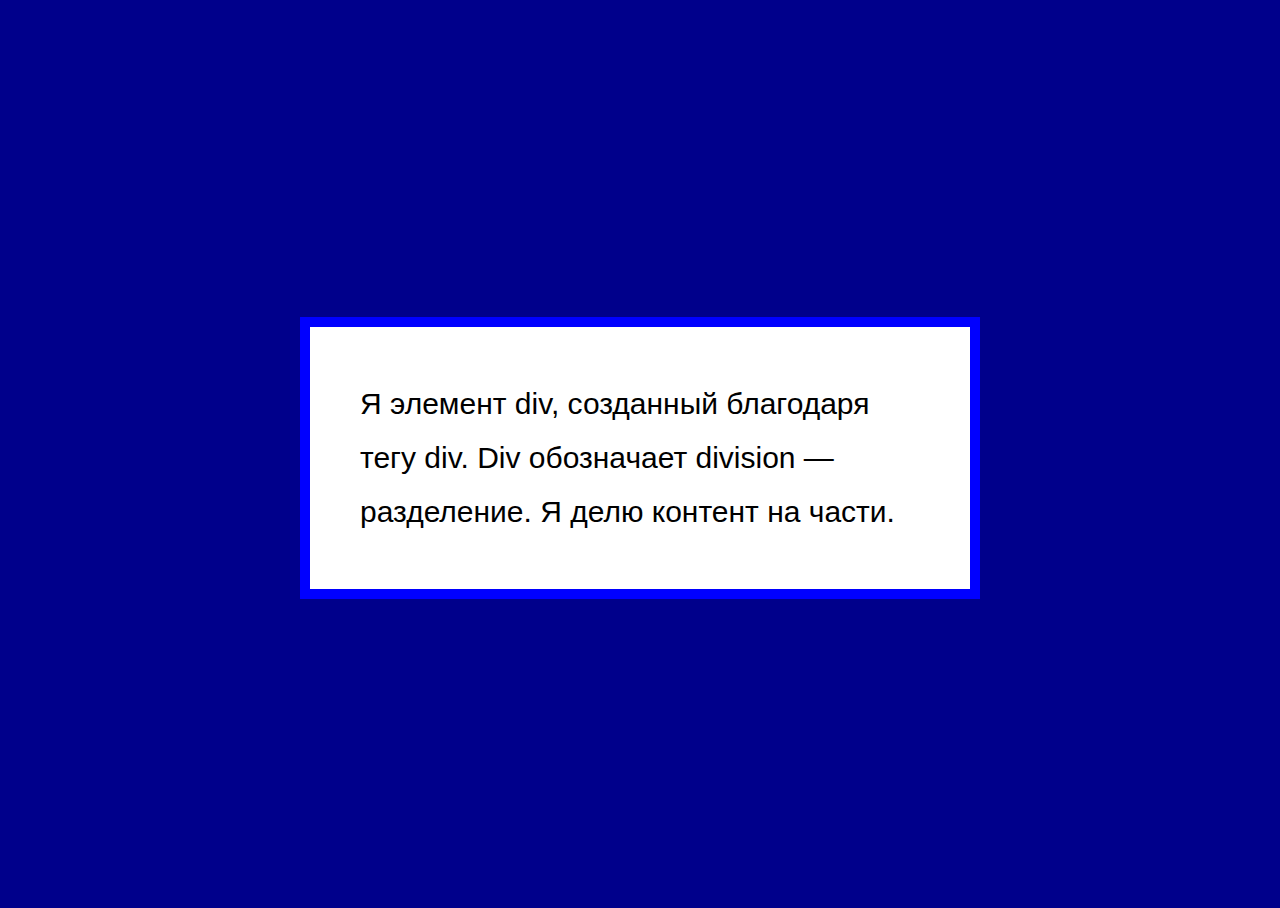
<file: Firespell/000 Showcase/showcase.html>
<!DOCTYPE html>
<html lang="en">
<head>
  <meta charset="UTF-8">
  <title>UNIQ 101 000 Showcase</title>

  <style>
  html {
    height: 100%;
  }
  body {
    background-color: darkblue;
    display: flex;
    height: 100%;
  }
  div {
    font-family: Helvetica, Arial, sans-serif;
    font-size: 30px;
    width: 560px;
    background-color: white;
    border-width: 10px;
    border-color: blue;
    border-style: solid;
    padding: 50px;
    line-height: 1.8;
    margin: auto;
  }
  </style>
</head>
<body>

  <div>Я элемент div, созданный благодаря тегу div. Div обозначает division — разделение. Я делю контент на части.</div>

</body>
</html>
</file>
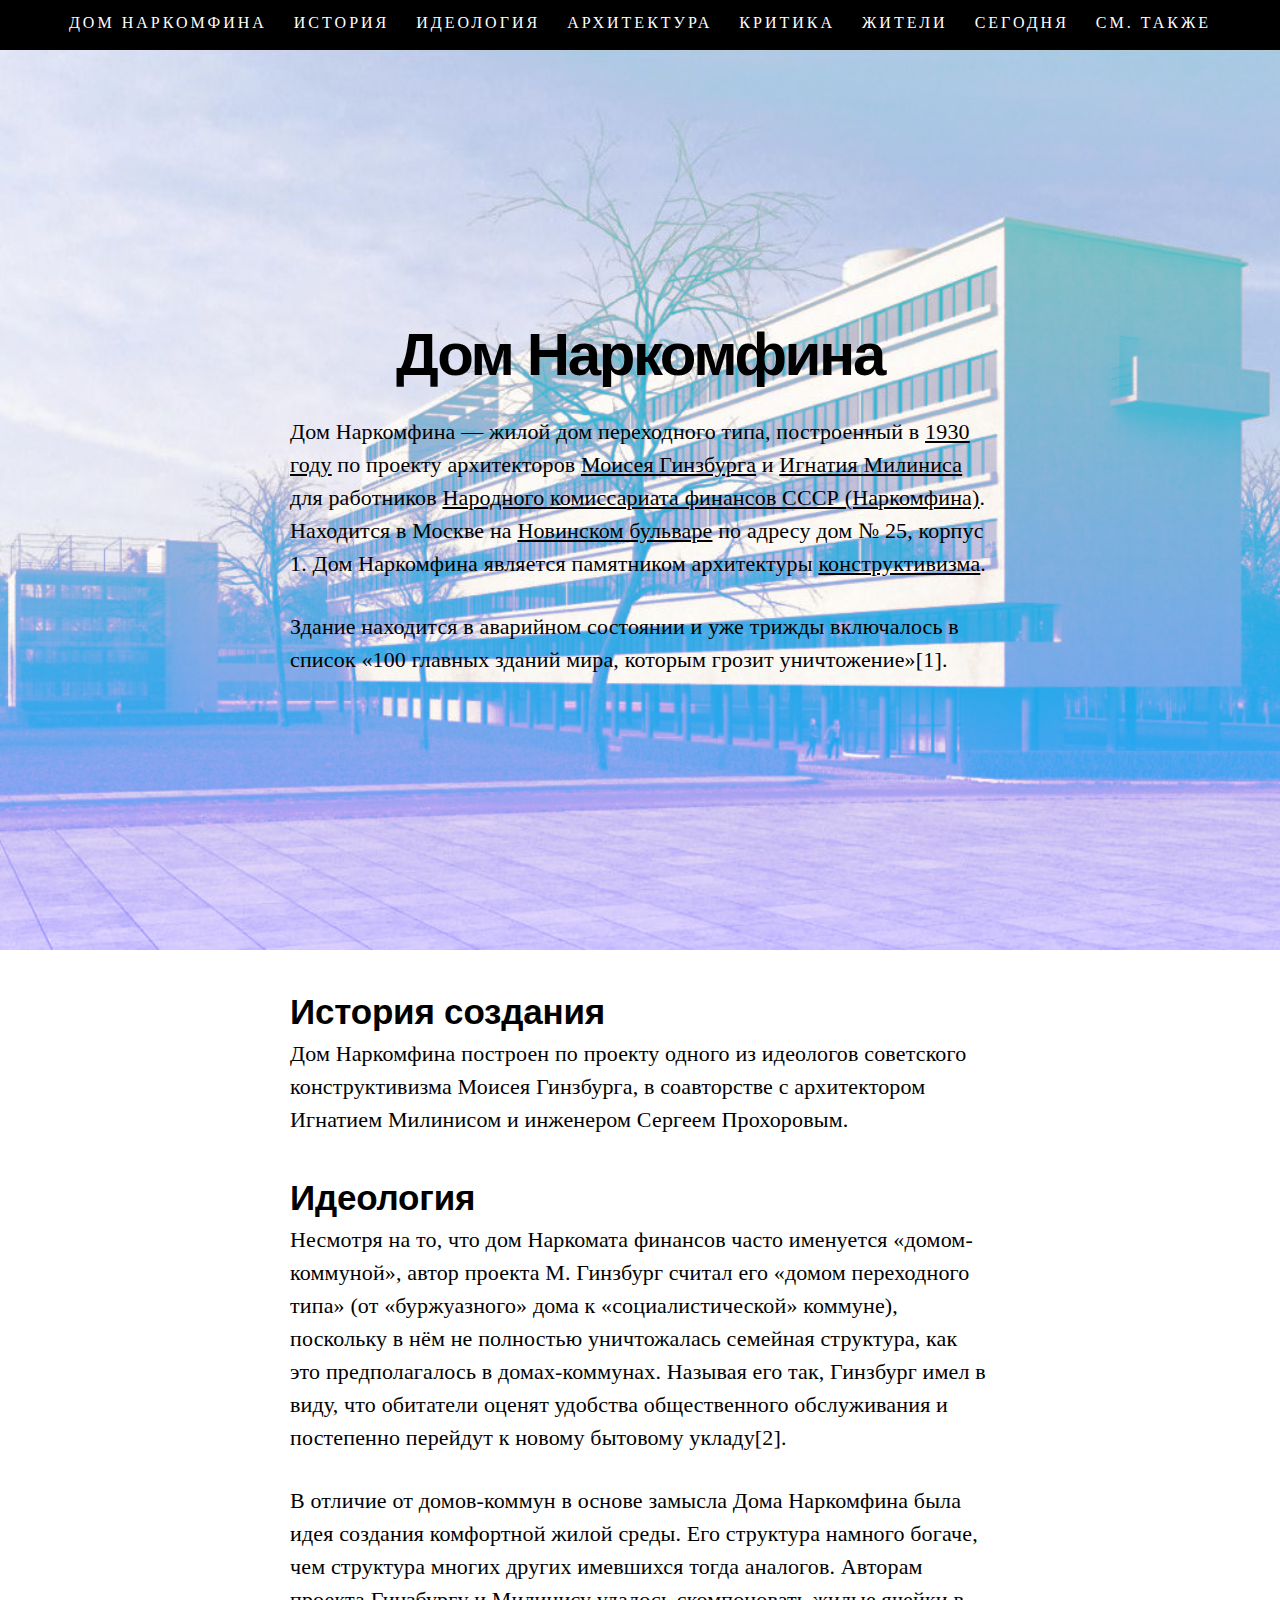
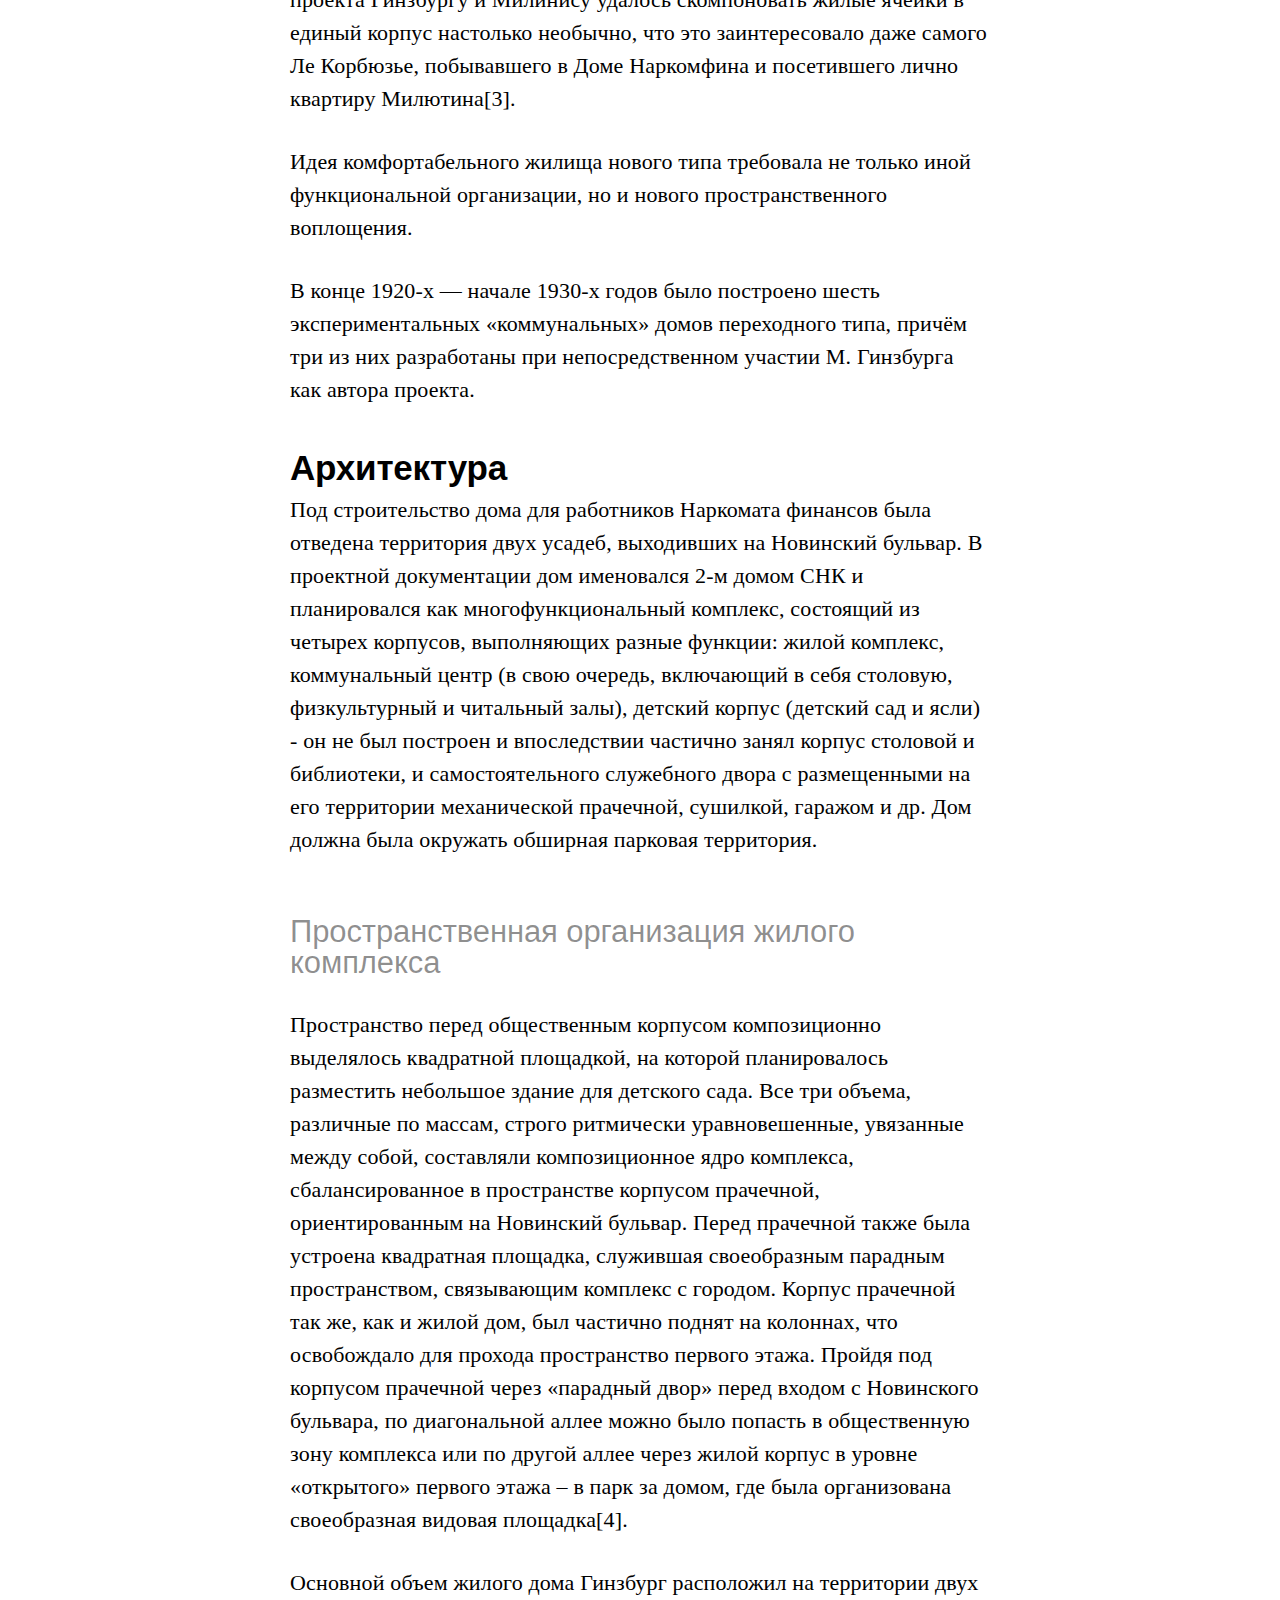
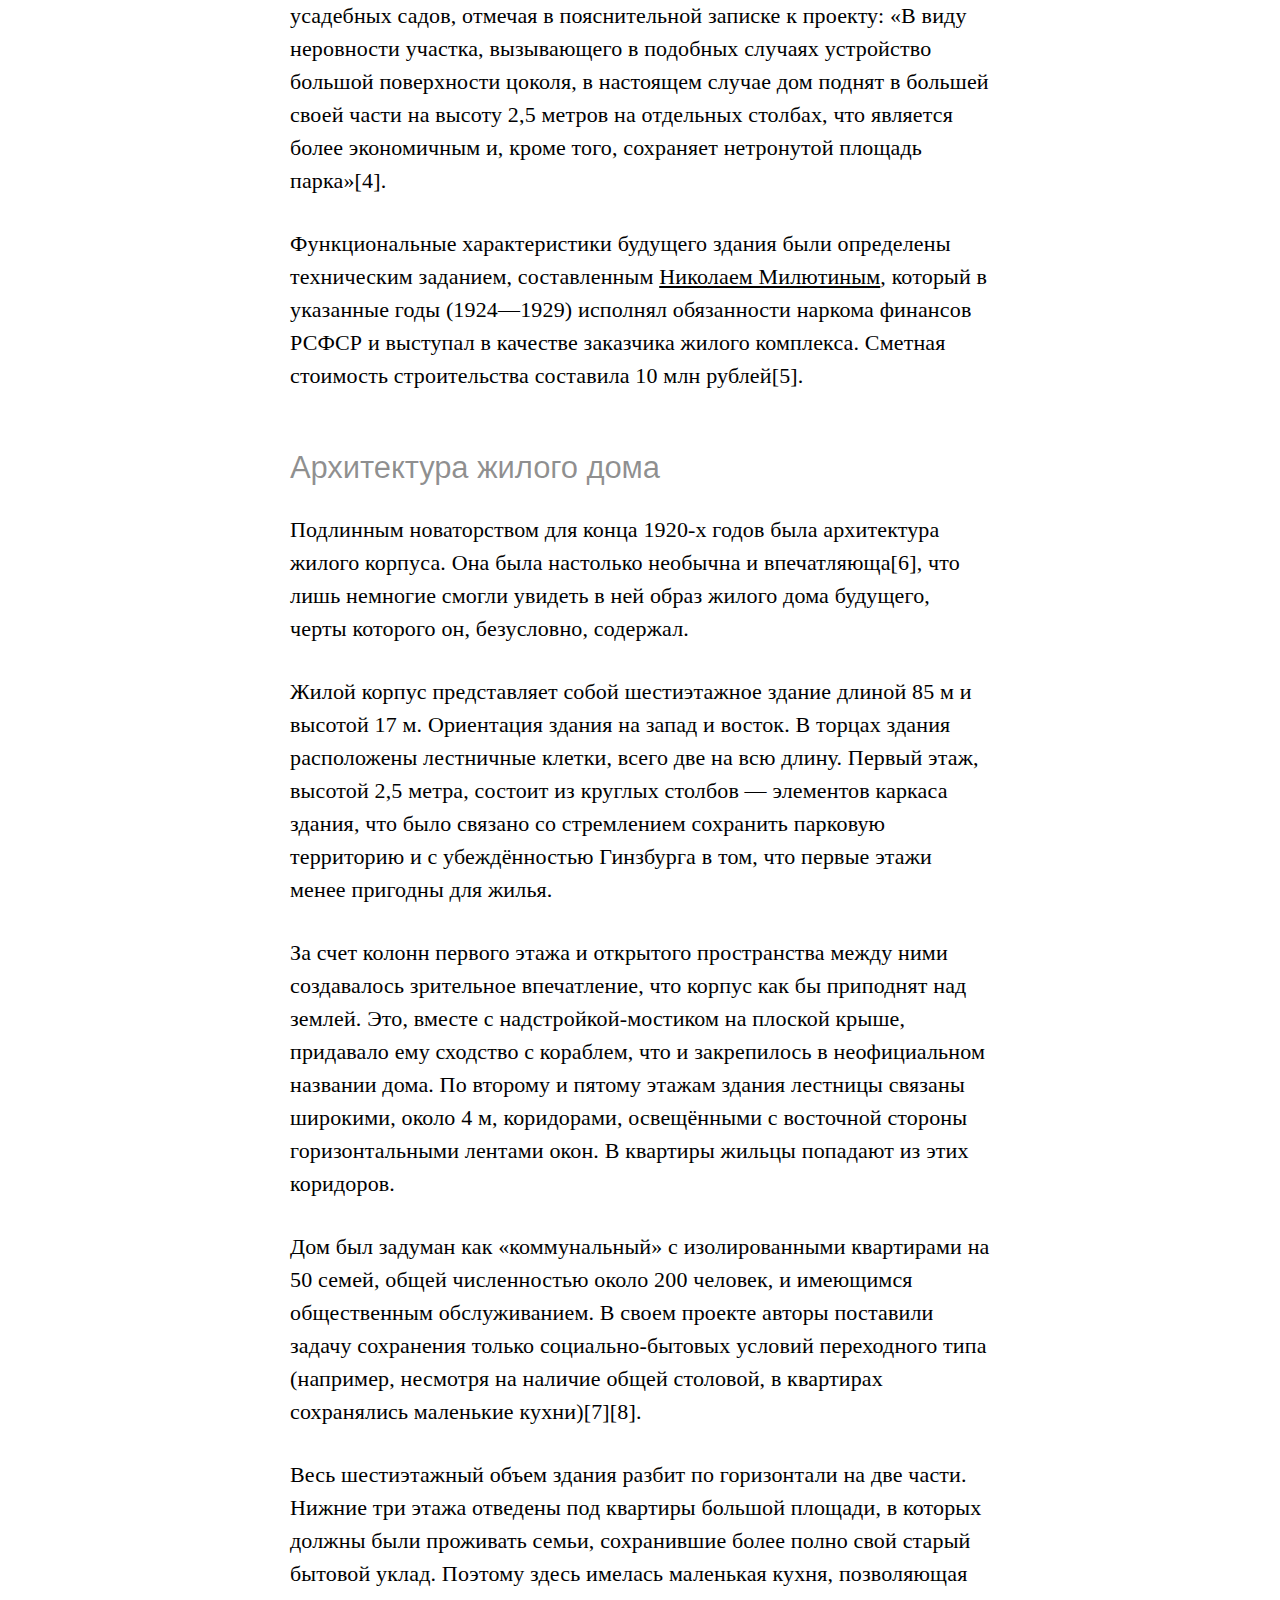
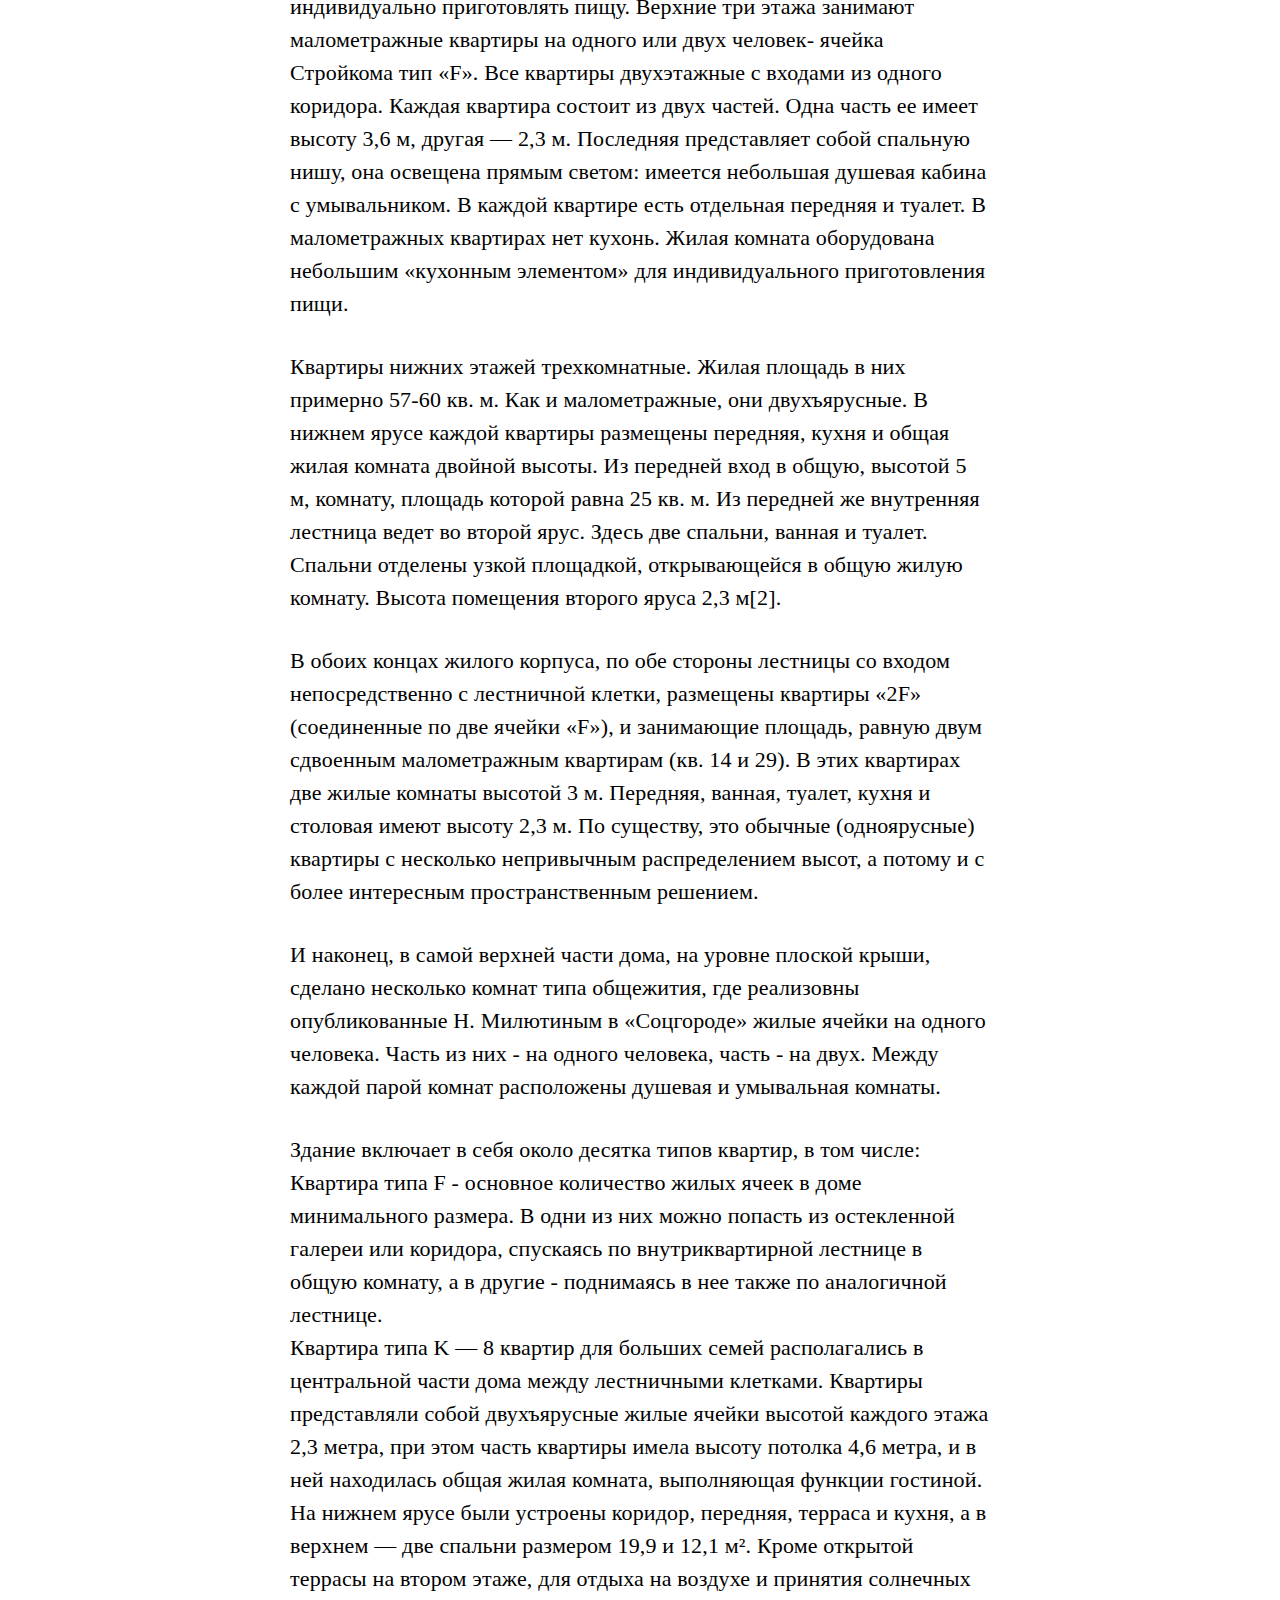
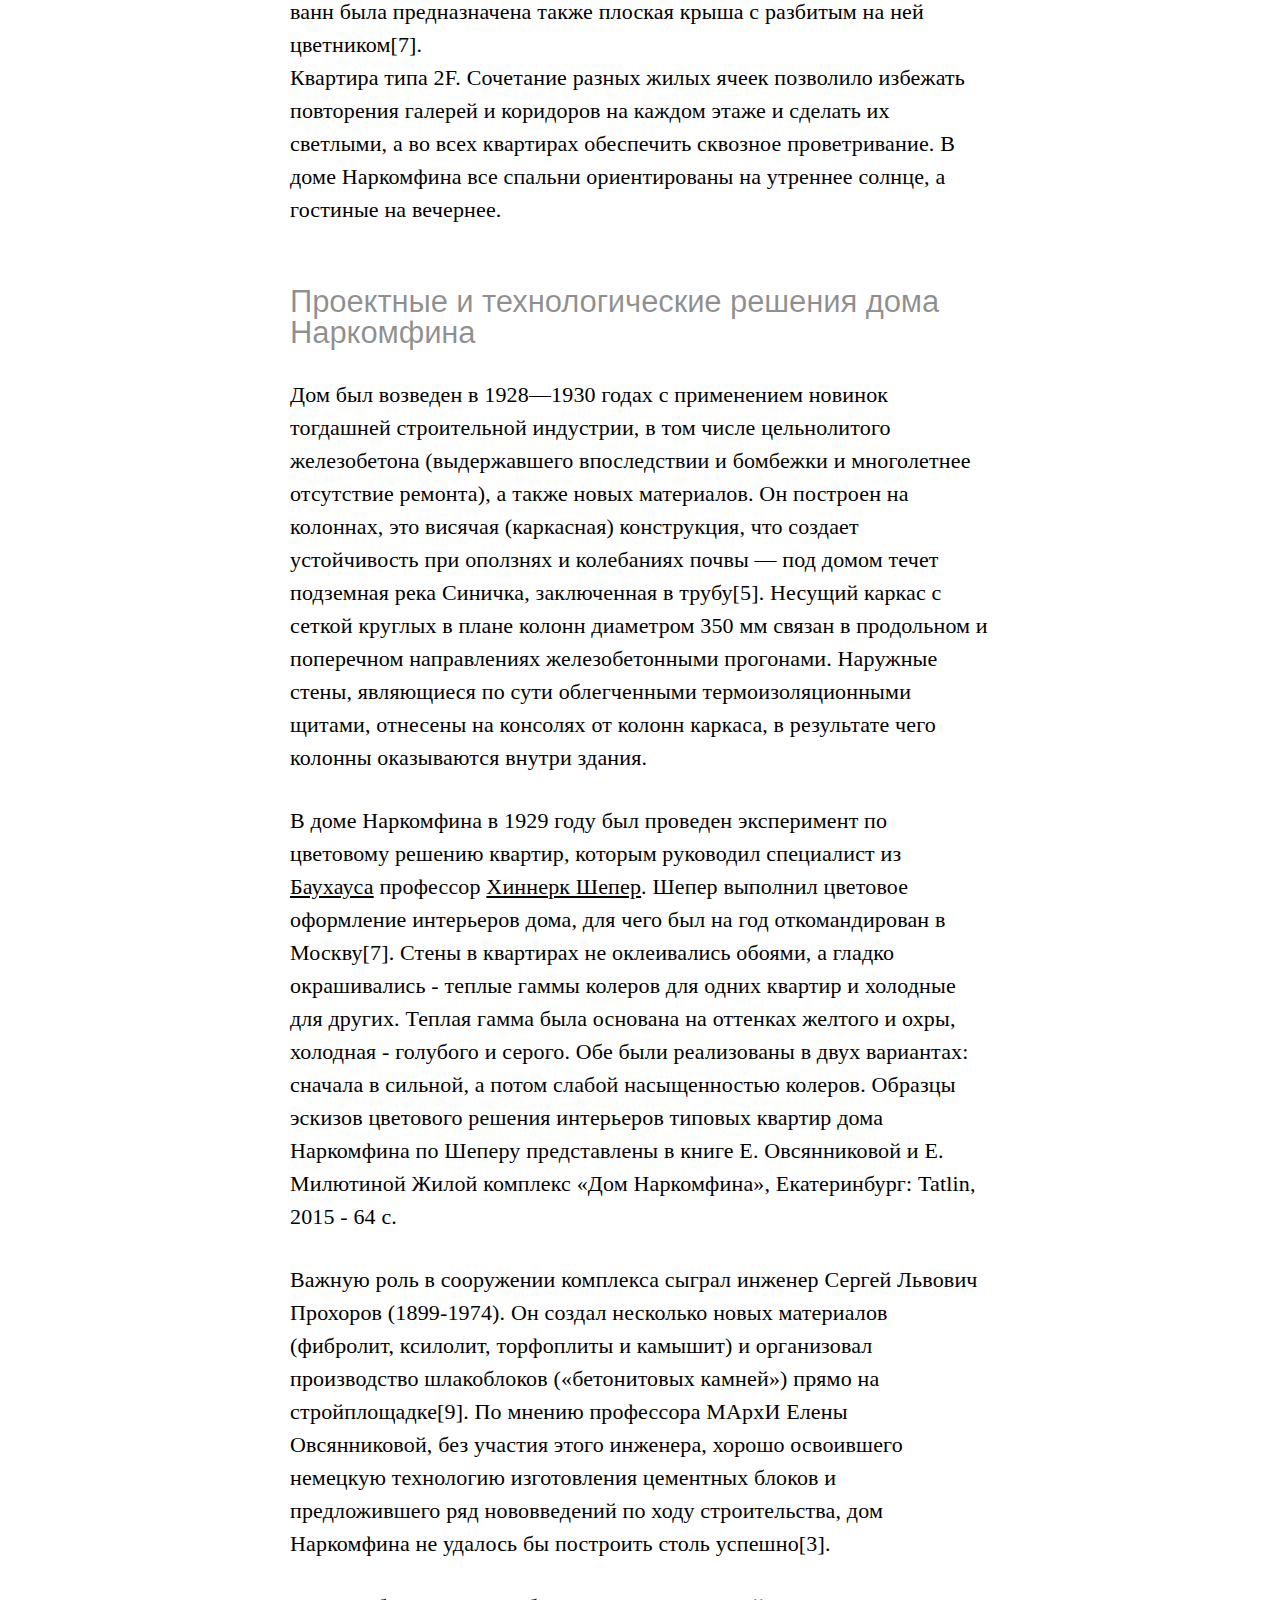
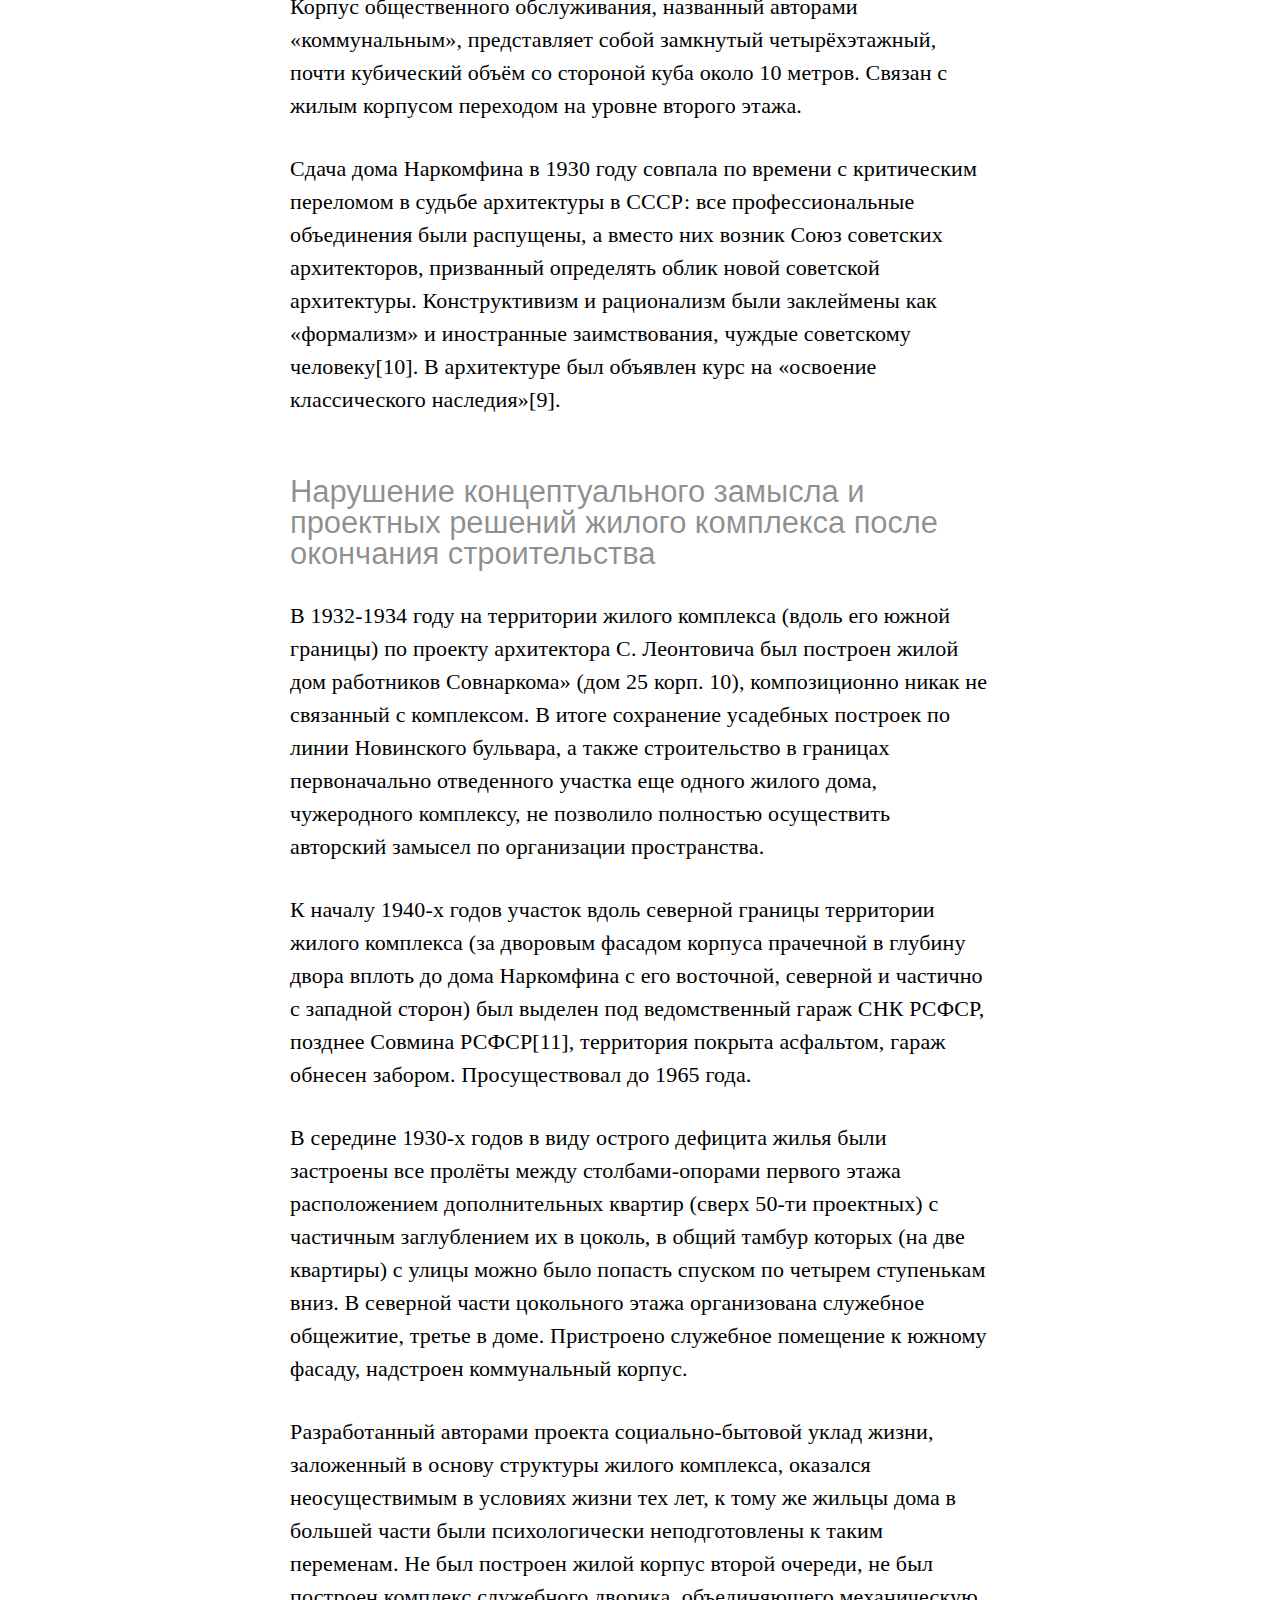
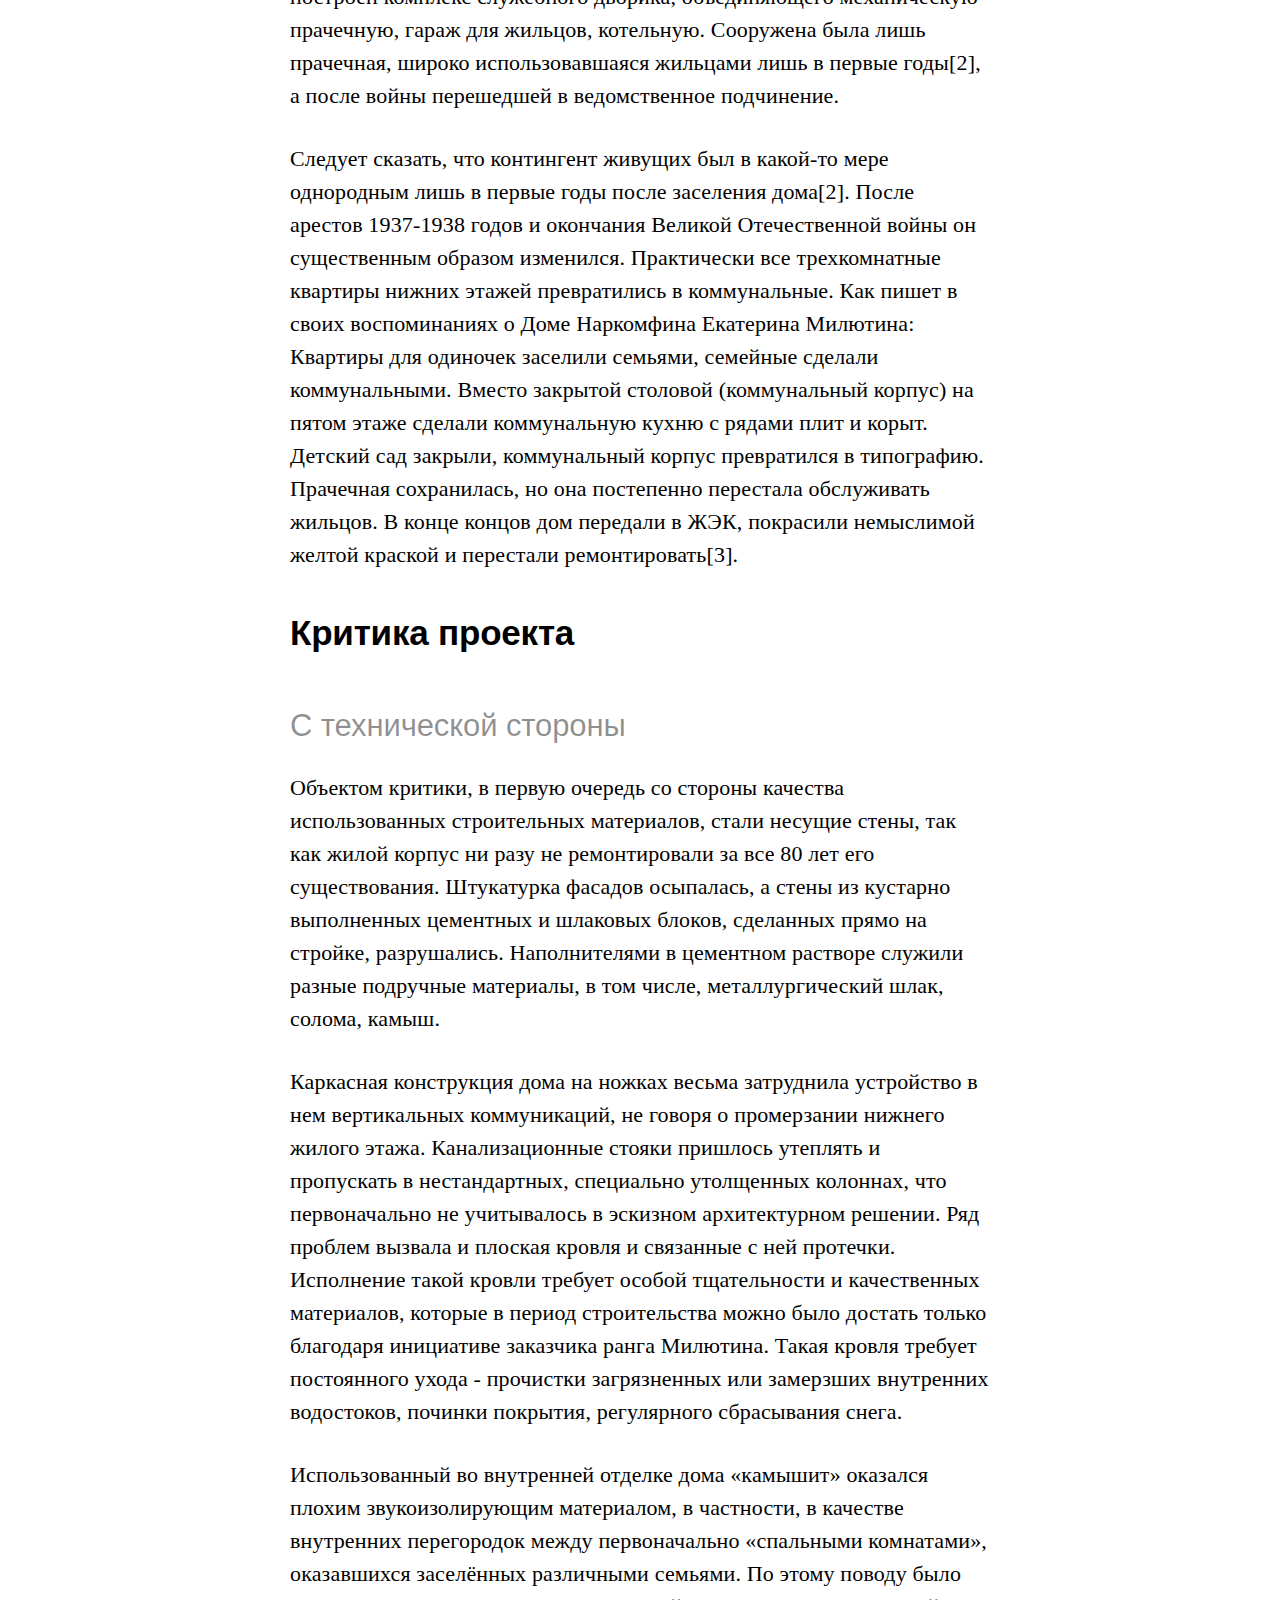
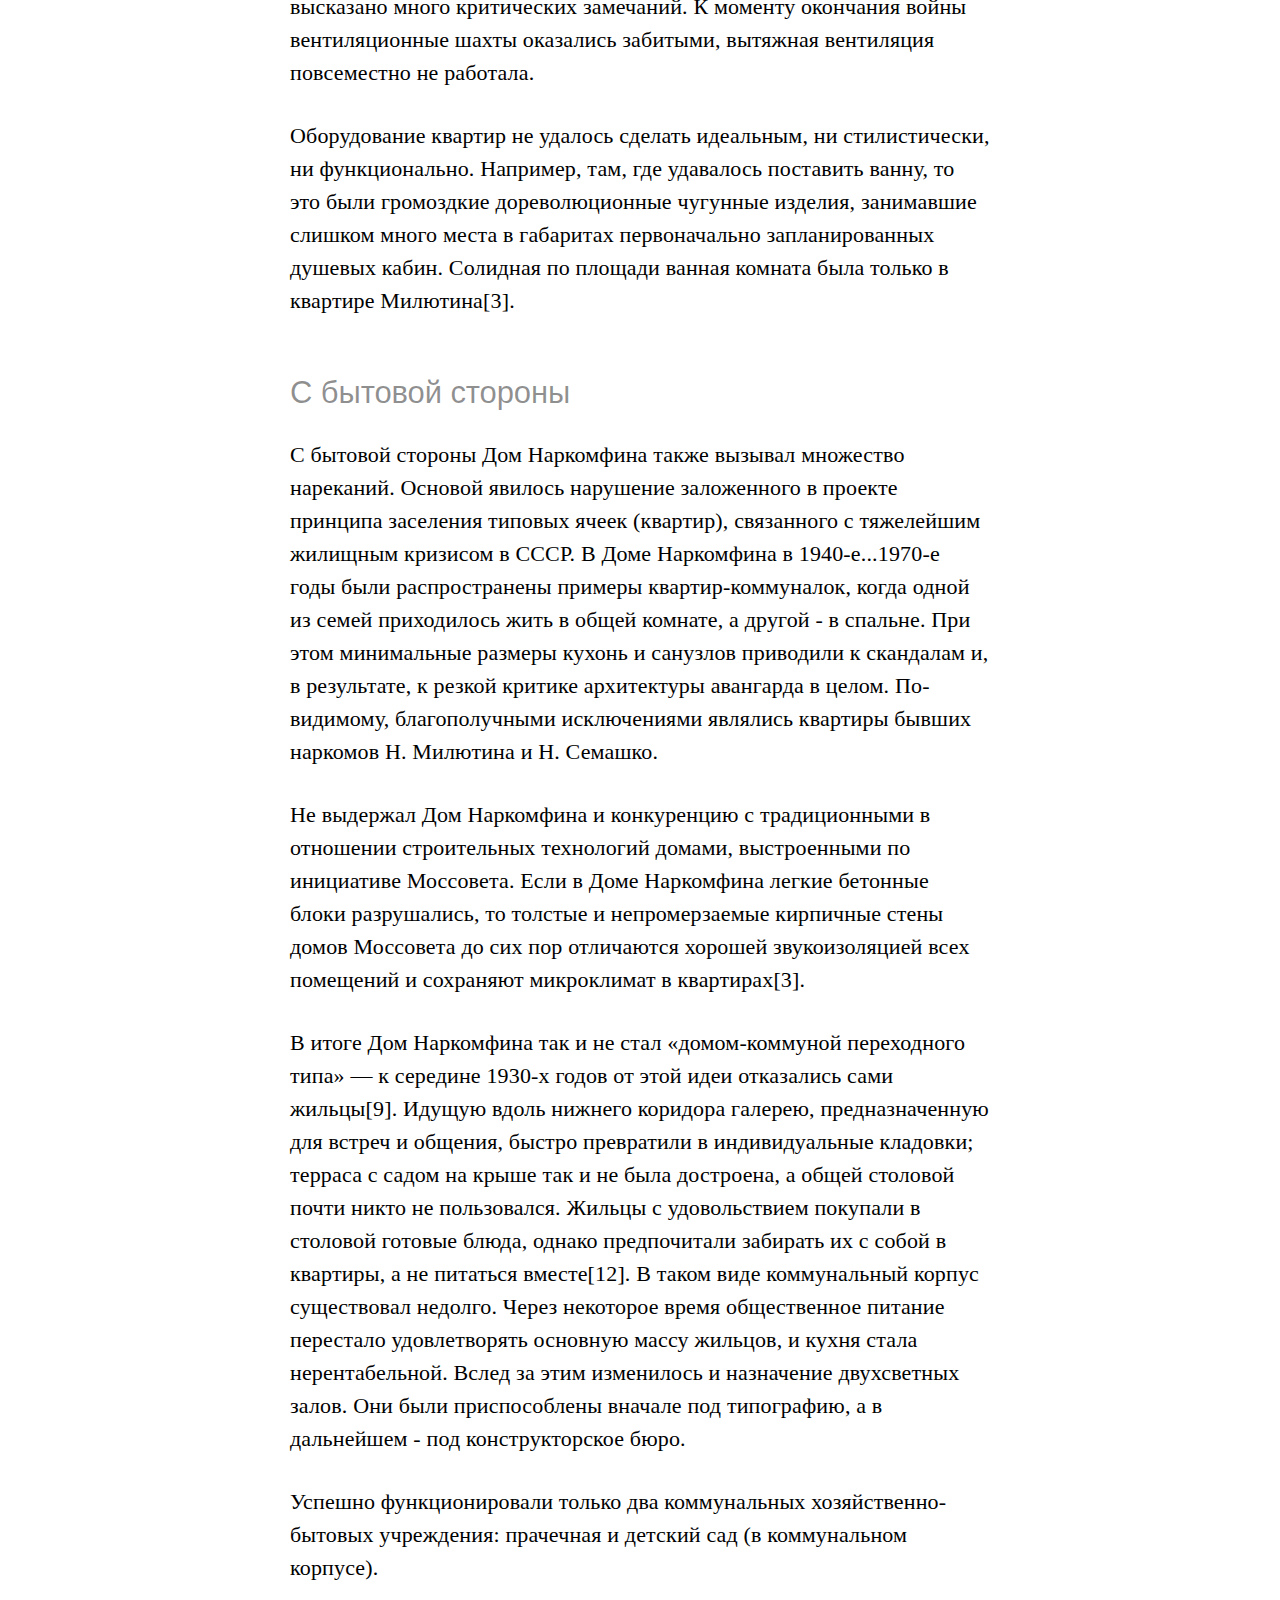
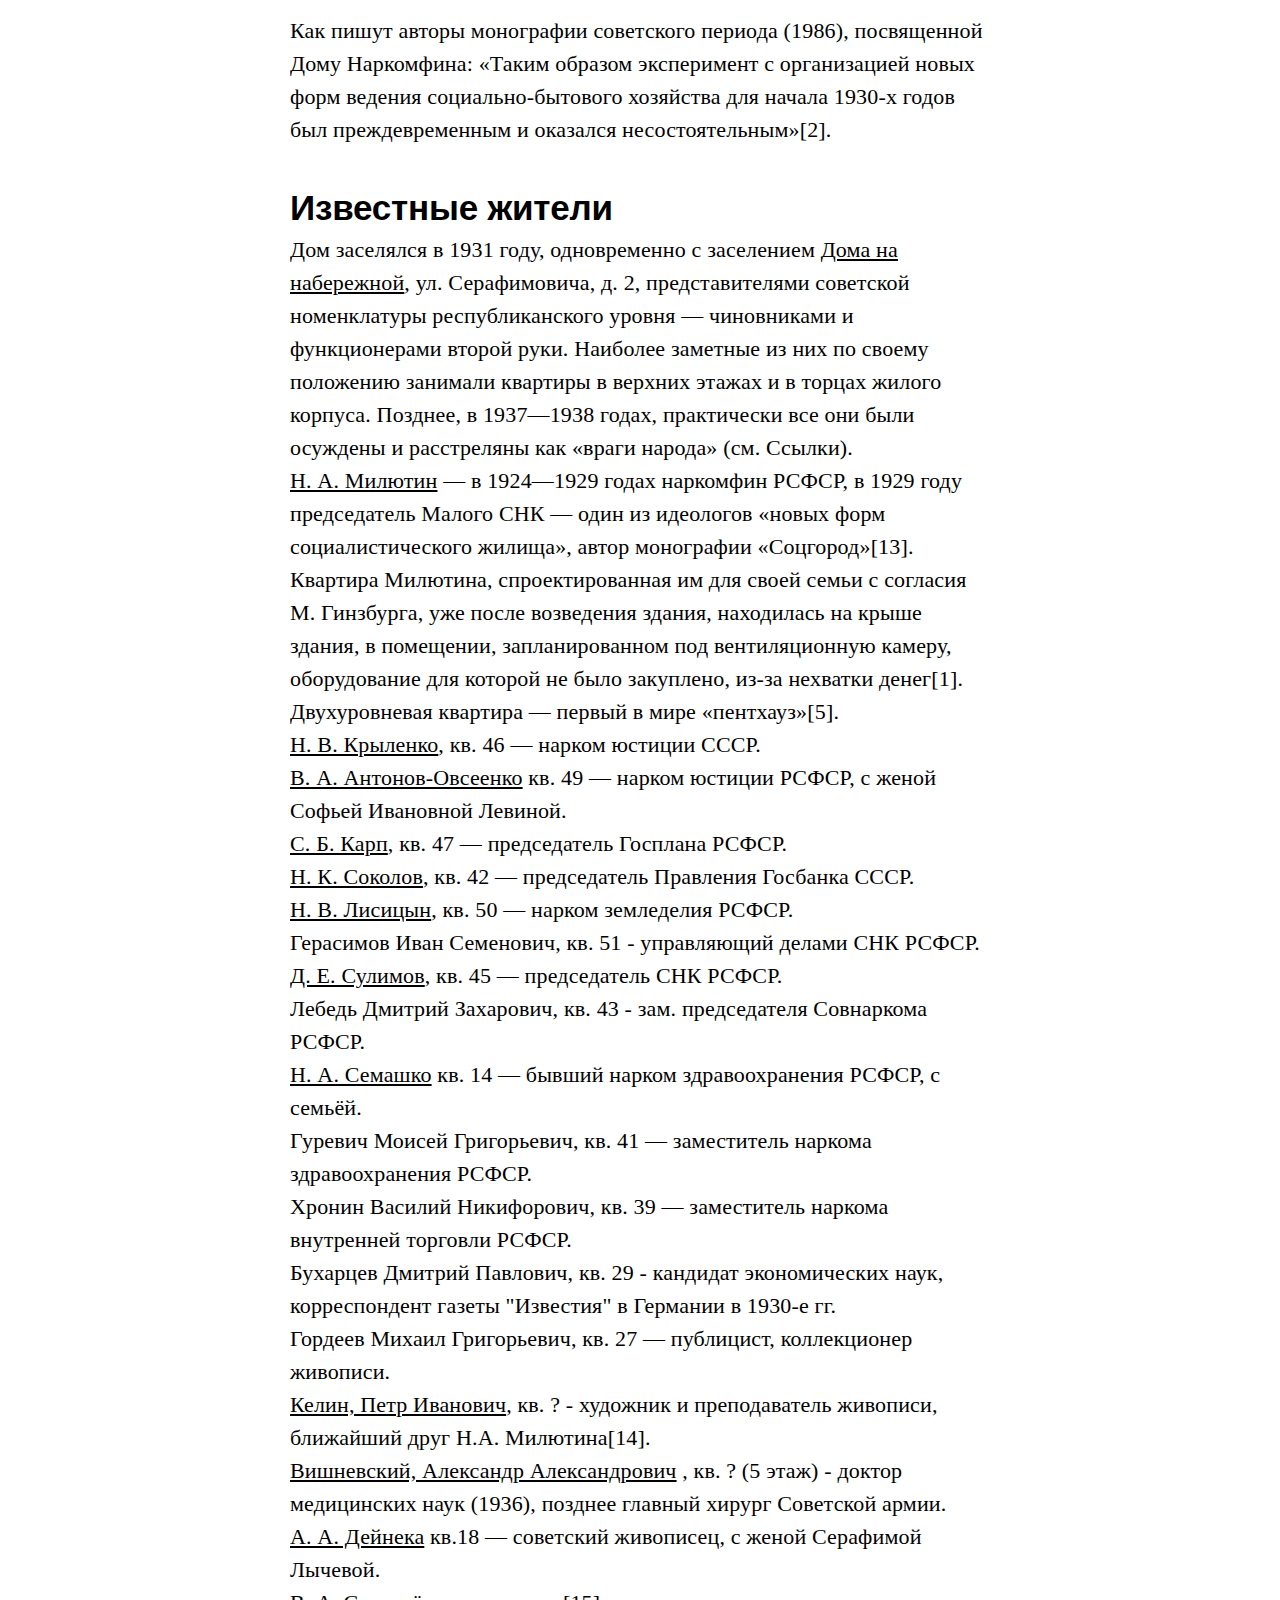
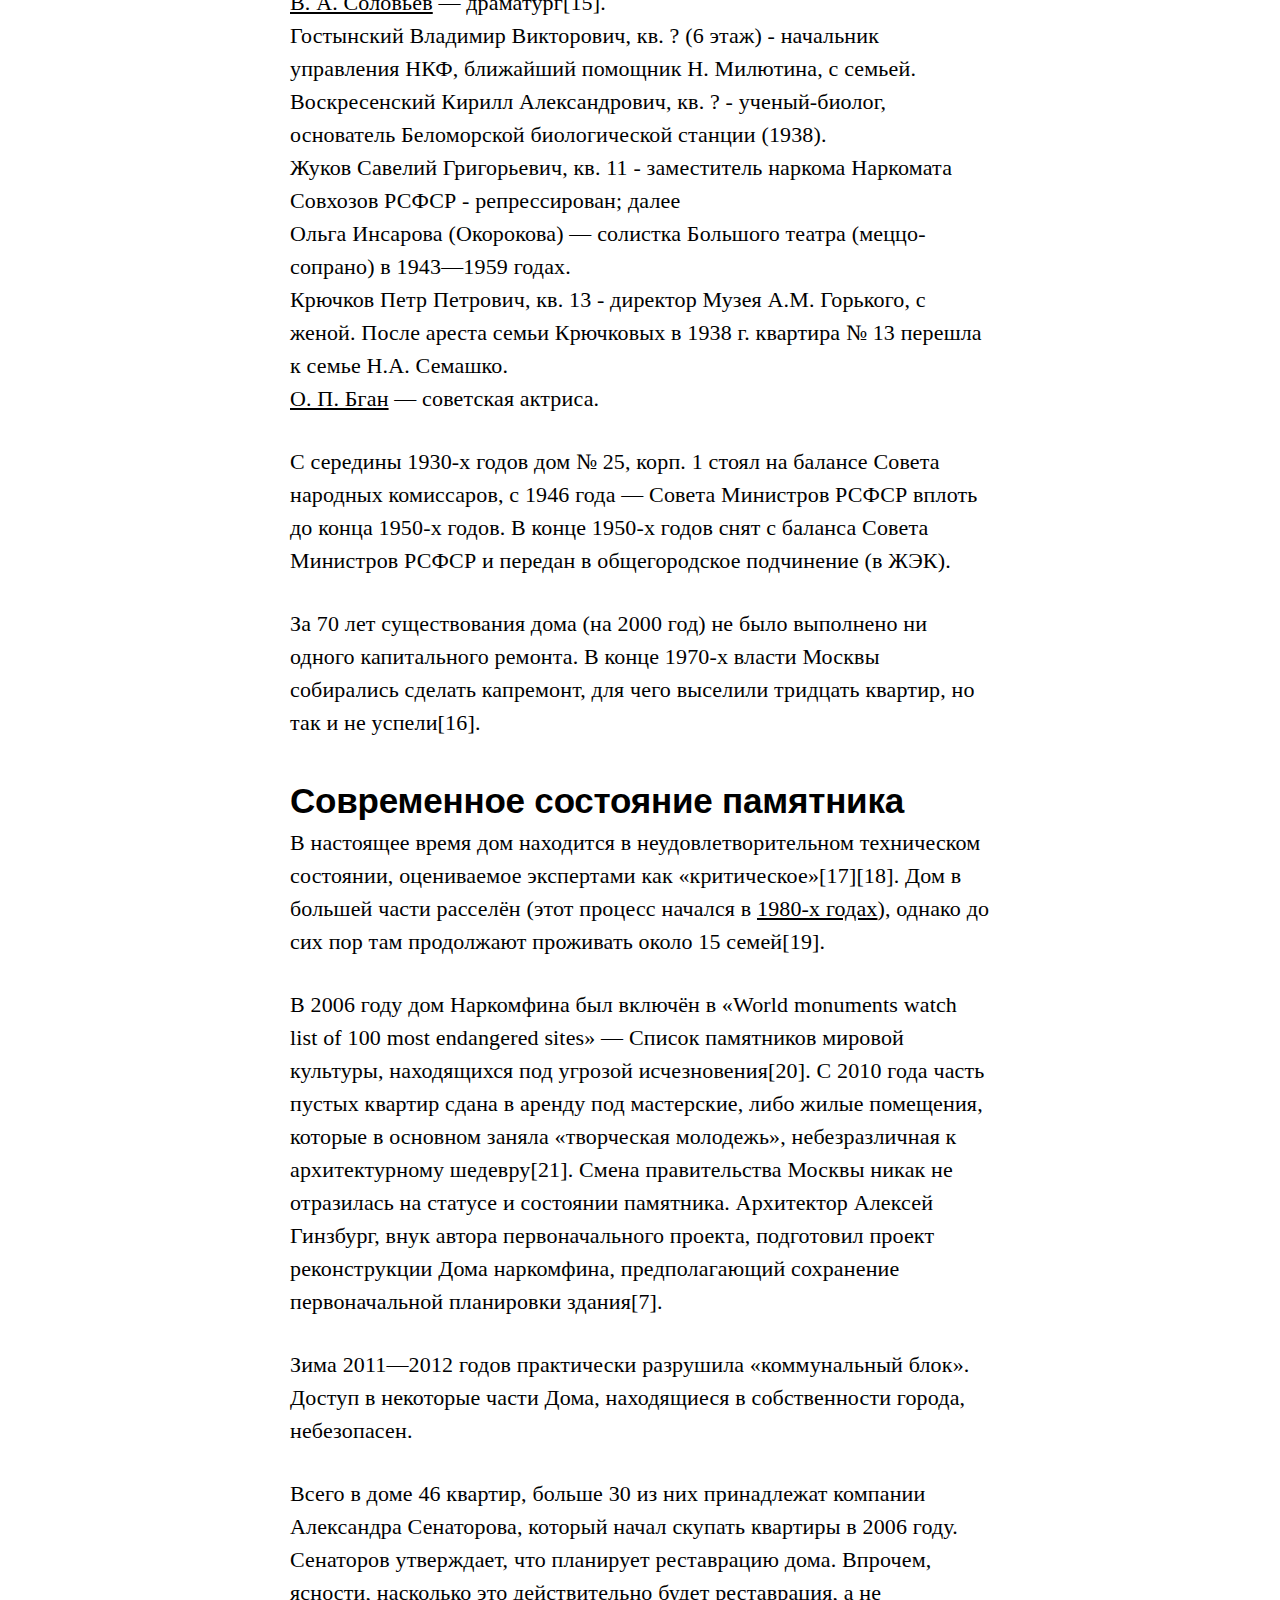
<file: Firespell/002 Wikimedium/menubar.html>
<!DOCTYPE html>
<html lang="ru">
<head>
  <meta charset="UTF-8">
  <title>Дом Наркомфина</title>
  <link rel="stylesheet" href="stylesheets/style.css">
  <script src="javascripts/jquery-1.12.2.js" charset="utf-8"></script>
  <script src="javascripts/sidebar.js" charset="utf-8"></script>
</head>
<body>

<nav>
  <div id="menuIcon">
    <div></div>
    <div></div>
    <div></div>
    </div>
  </div>

  <ul>
    <span>
      <a class="scrollTo" href="#welcomeScreen">Дом Наркомфина</a>
    </span>
    <span>
      <a class="scrollTo" href="#history">История</a>
    </span>
    <span>
      <a class="scrollTo" href="#ideology">Идеология</a>
    </span>
    <span>
      <a class="scrollTo" href="#architecture">Архитектура</a>
    </span>
    <span>
      <a class="scrollTo" href="#critics">Критика</a>
    </span>
    <span>
      <a class="scrollTo" href="#people">Жители</a>
    </span>
    <span>
      <a class="scrollTo" href="#today">Сегодня</a>
    </span>
    <span>
      <a class="scrollTo" href="#reference">См. также</a>
    </>
  </ul>
</nav>
  <section id="welcomeScreen">
    <article class="articlePart">
      <h1>Дом Наркомфина</h1>
      <p>Дом Наркомфина — жилой дом переходного типа, построенный в <a href="https://ru.wikipedia.org/wiki/1930_%D0%B3%D0%BE%D0%B4">1930 году</a> по проекту архитекторов <a href="https://ru.wikipedia.org/wiki/%D0%93%D0%B8%D0%BD%D0%B7%D0%B1%D1%83%D1%80%D0%B3,_%D0%9C%D0%BE%D0%B8%D1%81%D0%B5%D0%B9_%D0%AF%D0%BA%D0%BE%D0%B2%D0%BB%D0%B5%D0%B2%D0%B8%D1%87">Моисея Гинзбурга</a> и <a href="https://ru.wikipedia.org/wiki/%D0%9C%D0%B8%D0%BB%D0%B8%D0%BD%D0%B8%D1%81,_%D0%98%D0%B3%D0%BD%D0%B0%D1%82%D0%B8%D0%B9_%D0%A4%D1%80%D0%B0%D0%BD%D1%86%D0%B5%D0%B2%D0%B8%D1%87">Игнатия Милиниса</a> для работников <a href="https://ru.wikipedia.org/wiki/%D0%9D%D0%B0%D1%80%D0%BE%D0%B4%D0%BD%D1%8B%D0%B9_%D0%BA%D0%BE%D0%BC%D0%B8%D1%81%D1%81%D0%B0%D1%80%D0%B8%D0%B0%D1%82_%D1%84%D0%B8%D0%BD%D0%B0%D0%BD%D1%81%D0%BE%D0%B2">Народного комиссариата финансов СССР (Наркомфина)</a>. Находится в Москве на <a href="https://ru.wikipedia.org/wiki/%D0%9D%D0%BE%D0%B2%D0%B8%D0%BD%D1%81%D0%BA%D0%B8%D0%B9_%D0%B1%D1%83%D0%BB%D1%8C%D0%B2%D0%B0%D1%80">Новинском бульваре</a> по адресу дом № 25, корпус 1. Дом Наркомфина является памятником архитектуры <a href="https://ru.wikipedia.org/wiki/%D0%9A%D0%BE%D0%BD%D1%81%D1%82%D1%80%D1%83%D0%BA%D1%82%D0%B8%D0%B2%D0%B8%D0%B7%D0%BC_(%D0%B8%D1%81%D0%BA%D1%83%D1%81%D1%81%D1%82%D0%B2%D0%BE)">конструктивизма</a>.</p>
      <p>Здание находится в аварийном состоянии и уже трижды включалось в список «100 главных зданий мира, которым грозит уничтожение»[1].</p>
    </article>
  </section>

  <section class="articlePart" id="history">
    <h2>История создания</h2>
    <p>Дом Наркомфина построен по проекту одного из идеологов советского конструктивизма Моисея Гинзбурга, в соавторстве с архитектором Игнатием Милинисом и инженером Сергеем Прохоровым.</p>
  </section>

  <section class="articlePart" id="ideology">
    <h2>Идеология</h2>
    <p>Несмотря на то, что дом Наркомата финансов часто именуется «домом-коммуной», автор проекта М. Гинзбург считал его «домом переходного типа» (от «буржуазного» дома к «социалистической» коммуне), поскольку в нём не полностью уничтожалась семейная структура, как это предполагалось в домах-коммунах. Называя его так, Гинзбург имел в виду, что обитатели оценят удобства общественного обслуживания и постепенно перейдут к новому бытовому укладу[2].</p>
    <p>В отличие от домов-коммун в основе замысла Дома Наркомфина была идея создания комфортной жилой среды. Его структура намного богаче, чем структура многих других имевшихся тогда аналогов. Авторам проекта Гинзбургу и Милинису удалось скомпоновать жилые ячейки в единый корпус настолько необычно, что это заинтересовало даже самого Ле Корбюзье, побывавшего в Доме Наркомфина и посетившего лично квартиру Милютина[3].</p>
    <p>Идея комфортабельного жилища нового типа требовала не только иной функциональной организации, но и нового пространственного воплощения.</p>
    <p>В конце 1920-х — начале 1930-х годов было построено шесть экспериментальных «коммунальных» домов переходного типа, причём три из них разработаны при непосредственном участии М. Гинзбурга как автора проекта.</p>
  </section>

  <section class="articlePart" id="architecture">
    <h2>Архитектура</h2>
    <p>Под строительство дома для работников Наркомата финансов была отведена территория двух усадеб, выходивших на Новинский бульвар. В проектной документации дом именовался 2-м домом СНК и планировался как многофункциональный комплекс, состоящий из четырех корпусов, выполняющих разные функции: жилой комплекс, коммунальный центр (в свою очередь, включающий в себя столовую, физкультурный и читальный залы), детский корпус (детский сад и ясли) - он не был построен и впоследствии частично занял корпус столовой и библиотеки, и самостоятельного служебного двора с размещенными на его территории механической прачечной, сушилкой, гаражом и др. Дом должна была окружать обширная парковая территория.</p>

    <h3>Пространственная организация жилого комплекса</h3>
    <p>Пространство перед общественным корпусом композиционно выделялось квадратной площадкой, на которой планировалось разместить небольшое здание для детского сада. Все три объема, различные по массам, строго ритмически уравновешенные, увязанные между собой, составляли композиционное ядро комплекса, сбалансированное в пространстве корпусом прачечной, ориентированным на Новинский бульвар. Перед прачечной также была устроена квадратная площадка, служившая своеобразным парадным пространством, связывающим комплекс с городом. Корпус прачечной так же, как и жилой дом, был частично поднят на колоннах, что освобождало для прохода пространство первого этажа. Пройдя под корпусом прачечной через «парадный двор» перед входом с Новинского бульвара, по диагональной аллее можно было попасть в общественную зону комплекса или по другой аллее через жилой корпус в уровне «открытого» первого этажа – в парк за домом, где была организована своеобразная видовая площадка[4].</p>
    <p>Основной объем жилого дома Гинзбург расположил на территории двух усадебных садов, отмечая в пояснительной записке к проекту: «В виду неровности участка, вызывающего в подобных случаях устройство большой поверхности цоколя, в настоящем случае дом поднят в большей своей части на высоту 2,5 метров на отдельных столбах, что является более экономичным и, кроме того, сохраняет нетронутой площадь парка»[4].</p>
    <p>Функциональные характеристики будущего здания были определены техническим заданием, составленным <a href="https://ru.wikipedia.org/wiki/%D0%9C%D0%B8%D0%BB%D1%8E%D1%82%D0%B8%D0%BD,_%D0%9D%D0%B8%D0%BA%D0%BE%D0%BB%D0%B0%D0%B9_%D0%90%D0%BB%D0%B5%D0%BA%D1%81%D0%B0%D0%BD%D0%B4%D1%80%D0%BE%D0%B2%D0%B8%D1%87">Николаем Милютиным</a>, который в указанные годы (1924—1929) исполнял обязанности наркома финансов РСФСР и выступал в качестве заказчика жилого комплекса. Сметная стоимость строительства составила 10 млн рублей[5].</p>

    <h3>Архитектура жилого дома</h3>
    <p>Подлинным новаторством для конца 1920-х годов была архитектура жилого корпуса. Она была настолько необычна и впечатляюща[6], что лишь немногие смогли увидеть в ней образ жилого дома будущего, черты которого он, безусловно, содержал.</p>
    <p>Жилой корпус представляет собой шестиэтажное здание длиной 85 м и высотой 17 м. Ориентация здания на запад и восток. В торцах здания расположены лестничные клетки, всего две на всю длину. Первый этаж, высотой 2,5 метра, состоит из круглых столбов — элементов каркаса здания, что было связано со стремлением сохранить парковую территорию и с убеждённостью Гинзбурга в том, что первые этажи менее пригодны для жилья.</p>
    <p>За счет колонн первого этажа и открытого пространства между ними создавалось зрительное впечатление, что корпус как бы приподнят над землей. Это, вместе с надстройкой-мостиком на плоской крыше, придавало ему сходство с кораблем, что и закрепилось в неофициальном названии дома. По второму и пятому этажам здания лестницы связаны широкими, около 4 м, коридорами, освещёнными с восточной стороны горизонтальными лентами окон. В квартиры жильцы попадают из этих коридоров.</p>
    <p>Дом был задуман как «коммунальный» с изолированными квартирами на 50 семей, общей численностью около 200 человек, и имеющимся общественным обслуживанием. В своем проекте авторы поставили задачу сохранения только социально-бытовых условий переходного типа (например, несмотря на наличие общей столовой, в квартирах сохранялись маленькие кухни)[7][8].</p>
    <p>Весь шестиэтажный объем здания разбит по горизонтали на две части. Нижние три этажа отведены под квартиры большой площади, в которых должны были проживать семьи, сохранившие более полно свой старый бытовой уклад. Поэтому здесь имелась маленькая кухня, позволяющая индивидуально приготовлять пищу. Верхние три этажа занимают малометражные квартиры на одного или двух человек- ячейка Стройкома тип «F». Все квартиры двухэтажные с входами из одного коридора. Каждая квартира состоит из двух частей. Одна часть ее имеет высоту 3,6 м, другая — 2,3 м. Последняя представляет собой спальную нишу, она освещена прямым светом: имеется небольшая душевая кабина с умывальником. В каждой квартире есть отдельная передняя и туалет. В малометражных квартирах нет кухонь. Жилая комната оборудована небольшим «кухонным элементом» для индивидуального приготовления пищи.</p>
    <p>Квартиры нижних этажей трехкомнатные. Жилая площадь в них примерно 57-60 кв. м. Как и малометражные, они двухъярусные. В нижнем ярусе каждой квартиры размещены передняя, кухня и общая жилая комната двойной высоты. Из передней вход в общую, высотой 5 м, комнату, площадь которой равна 25 кв. м. Из передней же внутренняя лестница ведет во второй ярус. Здесь две спальни, ванная и туалет. Спальни отделены узкой площадкой, открывающейся в общую жилую комнату. Высота помещения второго яруса 2,3 м[2].</p>
    <p>В обоих концах жилого корпуса, по обе стороны лестницы со входом непосредственно с лестничной клетки, размещены квартиры «2F» (соединенные по две ячейки «F»), и занимающие площадь, равную двум сдвоенным малометражным квартирам (кв. 14 и 29). В этих квартирах две жилые комнаты высотой 3 м. Передняя, ванная, туалет, кухня и столовая имеют высоту 2,3 м. По существу, это обычные (одноярусные) квартиры с несколько непривычным распределением высот, а потому и с более интересным пространственным решением.</p>
    <p>И наконец, в самой верхней части дома, на уровне плоской крыши, сделано несколько комнат типа общежития, где реализовны опубликованные Н. Милютиным в «Соцгороде» жилые ячейки на одного человека. Часть из них - на одного человека, часть - на двух. Между каждой парой комнат расположены душевая и умывальная комнаты.</p>
    <p>Здание включает в себя около десятка типов квартир, в том числе:</p>

    <ul>
      <li>Квартира типа F - основное количество жилых ячеек в доме минимального размера. В одни из них можно попасть из остекленной галереи или коридора, спускаясь по внутриквартирной лестнице в общую комнату, а в другие - поднимаясь в нее также по аналогичной лестнице.</li>
      <li>Квартира типа K — 8 квартир для больших семей располагались в центральной части дома между лестничными клетками. Квартиры представляли собой двухъярусные жилые ячейки высотой каждого этажа 2,3 метра, при этом часть квартиры имела высоту потолка 4,6 метра, и в ней находилась общая жилая комната, выполняющая функции гостиной. На нижнем ярусе были устроены коридор, передняя, терраса и кухня, а в верхнем — две спальни размером 19,9 и 12,1 м². Кроме открытой террасы на втором этаже, для отдыха на воздухе и принятия солнечных ванн была предназначена также плоская крыша с разбитым на ней цветником[7].</li>
      <li>Квартира типа 2F. Сочетание разных жилых ячеек позволило избежать повторения галерей и коридоров на каждом этаже и сделать их светлыми, а во всех квартирах обеспечить сквозное проветривание. В доме Наркомфина все спальни ориентированы на утреннее солнце, а гостиные на вечернее.</li>
    </ul>

    <h3>Проектные и технологические решения дома Наркомфина</h3>
    <p>Дом был возведен в 1928—1930 годах с применением новинок тогдашней строительной индустрии, в том числе цельнолитого железобетона (выдержавшего впоследствии и бомбежки и многолетнее отсутствие ремонта), а также новых материалов. Он построен на колоннах, это висячая (каркасная) конструкция, что создает устойчивость при оползнях и колебаниях почвы — под домом течет подземная река Синичка, заключенная в трубу[5]. Несущий каркас с сеткой круглых в плане колонн диаметром 350 мм связан в продольном и поперечном направлениях железобетонными прогонами. Наружные стены, являющиеся по сути облегченными термоизоляционными щитами, отнесены на консолях от колонн каркаса, в результате чего колонны оказываются внутри здания.</p>
    <p>В доме Наркомфина в 1929 году был проведен эксперимент по цветовому решению квартир, которым руководил специалист из <a href="https://ru.wikipedia.org/wiki/%D0%91%D0%B0%D1%83%D1%85%D0%B0%D1%83%D1%81">Баухауса</a> профессор <a href="https://de.wikipedia.org/wiki/Hinnerk_Scheper">Хиннерк Шепер</a>. Шепер выполнил цветовое оформление интерьеров дома, для чего был на год откомандирован в Москву[7]. Стены в квартирах не оклеивались обоями, а гладко окрашивались - теплые гаммы колеров для одних квартир и холодные для других. Теплая гамма была основана на оттенках желтого и охры, холодная - голубого и серого. Обе были реализованы в двух вариантах: сначала в сильной, а потом слабой насыщенностью колеров. Образцы эскизов цветового решения интерьеров типовых квартир дома Наркомфина по Шеперу представлены в книге Е. Овсянниковой и Е. Милютиной Жилой комплекс «Дом Наркомфина», Екатеринбург: Tatlin, 2015 - 64 с.</p>
    <p>Важную роль в сооружении комплекса сыграл инженер Сергей Львович Прохоров (1899-1974). Он создал несколько новых материалов (фибролит, ксилолит, торфоплиты и камышит) и организовал производство шлакоблоков («бетонитовых камней») прямо на стройплощадке[9]. По мнению профессора МАрхИ Елены Овсянниковой, без участия этого инженера, хорошо освоившего немецкую технологию изготовления цементных блоков и предложившего ряд нововведений по ходу строительства, дом Наркомфина не удалось бы построить столь успешно[3].</p>
    <p>Корпус общественного обслуживания, названный авторами «коммунальным», представляет собой замкнутый четырёхэтажный, почти кубический объём со стороной куба около 10 метров. Связан с жилым корпусом переходом на уровне второго этажа.</p>
    <p>Сдача дома Наркомфина в 1930 году совпала по времени с критическим переломом в судьбе архитектуры в СССР: все профессиональные объединения были распущены, а вместо них возник Союз советских архитекторов, призванный определять облик новой советской архитектуры. Конструктивизм и рационализм были заклеймены как «формализм» и иностранные заимствования, чуждые советскому человеку[10]. В архитектуре был объявлен курс на «освоение классического наследия»[9].</p>

    <h3>Нарушение концептуального замысла и проектных решений жилого комплекса после окончания строительства</h3>
    <p>В 1932-1934 году на территории жилого комплекса (вдоль его южной границы) по проекту архитектора С. Леонтовича был построен жилой дом работников Совнаркома» (дом 25 корп. 10), композиционно никак не связанный с комплексом. В итоге сохранение усадебных построек по линии Новинского бульвара, а также строительство в границах первоначально отведенного участка еще одного жилого дома, чужеродного комплексу, не позволило полностью осуществить авторский замысел по организации пространства.</p>
    <p>К началу 1940-х годов участок вдоль северной границы территории жилого комплекса (за дворовым фасадом корпуса прачечной в глубину двора вплоть до дома Наркомфина с его восточной, северной и частично с западной сторон) был выделен под ведомственный гараж СНК РСФСР, позднее Совмина РСФСР[11], территория покрыта асфальтом, гараж обнесен забором. Просуществовал до 1965 года.</p>
    <p>В середине 1930-х годов в виду острого дефицита жилья были застроены все пролёты между столбами-опорами первого этажа расположением дополнительных квартир (сверх 50-ти проектных) с частичным заглублением их в цоколь, в общий тамбур которых (на две квартиры) с улицы можно было попасть спуском по четырем ступенькам вниз. В северной части цокольного этажа организована служебное общежитие, третье в доме. Пристроено служебное помещение к южному фасаду, надстроен коммунальный корпус.</p>
    <p>Разработанный авторами проекта социально-бытовой уклад жизни, заложенный в основу структуры жилого комплекса, оказался неосуществимым в условиях жизни тех лет, к тому же жильцы дома в большей части были психологически неподготовлены к таким переменам. Не был построен жилой корпус второй очереди, не был построен комплекс служебного дворика, объединяющего механическую прачечную, гараж для жильцов, котельную. Сооружена была лишь прачечная, широко использовавшаяся жильцами лишь в первые годы[2], а после войны перешедшей в ведомственное подчинение.</p>
    <p>Следует сказать, что контингент живущих был в какой-то мере однородным лишь в первые годы после заселения дома[2]. После арестов 1937-1938 годов и окончания Великой Отечественной войны он существенным образом изменился. Практически все трехкомнатные квартиры нижних этажей превратились в коммунальные. Как пишет в своих воспоминаниях о Доме Наркомфина Екатерина Милютина: Квартиры для одиночек заселили семьями, семейные сделали коммунальными. Вместо закрытой столовой (коммунальный корпус) на пятом этаже сделали коммунальную кухню с рядами плит и корыт. Детский сад закрыли, коммунальный корпус превратился в типографию. Прачечная сохранилась, но она постепенно перестала обслуживать жильцов. В конце концов дом передали в ЖЭК, покрасили немыслимой желтой краской и перестали ремонтировать[3].</p>
  </section>

  <section class="articlePart" id="critics">
    <h2>Критика проекта</h2>

    <h3>С технической стороны</h3>
    <p>Объектом критики, в первую очередь со стороны качества использованных строительных материалов, стали несущие стены, так как жилой корпус ни разу не ремонтировали за все 80 лет его существования. Штукатурка фасадов осыпалась, а стены из кустарно выполненных цементных и шлаковых блоков, сделанных прямо на стройке, разрушались. Наполнителями в цементном растворе служили разные подручные материалы, в том числе, металлургический шлак, солома, камыш.</p>
    <p>Каркасная конструкция дома на ножках весьма затруднила устройство в нем вертикальных коммуникаций, не говоря о промерзании нижнего жилого этажа. Канализационные стояки пришлось утеплять и пропускать в нестандартных, специально утолщенных колоннах, что первоначально не учитывалось в эскизном архитектурном решении. Ряд проблем вызвала и плоская кровля и связанные с ней протечки. Исполнение такой кровли требует особой тщательности и качественных материалов, которые в период строительства можно было достать только благодаря инициативе заказчика ранга Милютина. Такая кровля требует постоянного ухода - прочистки загрязненных или замерзших внутренних водостоков, починки покрытия, регулярного сбрасывания снега.</p>
    <p>Использованный во внутренней отделке дома «камышит» оказался плохим звукоизолирующим материалом, в частности, в качестве внутренних перегородок между первоначально «спальными комнатами», оказавшихся заселённых различными семьями. По этому поводу было высказано много критических замечаний. К моменту окончания войны вентиляционные шахты оказались забитыми, вытяжная вентиляция повсеместно не работала.</p>
    <p>Оборудование квартир не удалось сделать идеальным, ни стилистически, ни функционально. Например, там, где удавалось поставить ванну, то это были громоздкие дореволюционные чугунные изделия, занимавшие слишком много места в габаритах первоначально запланированных душевых кабин. Солидная по площади ванная комната была только в квартире Милютина[3].</p>

    <h3>С бытовой стороны</h3>
    <p>С бытовой стороны Дом Наркомфина также вызывал множество нареканий. Основой явилось нарушение заложенного в проекте принципа заселения типовых ячеек (квартир), связанного с тяжелейшим жилищным кризисом в СССР. В Доме Наркомфина в 1940-е...1970-е годы были распространены примеры квартир-коммуналок, когда одной из семей приходилось жить в общей комнате, а другой - в спальне. При этом минимальные размеры кухонь и санузлов приводили к скандалам и, в результате, к резкой критике архитектуры авангарда в целом. По-видимому, благополучными исключениями являлись квартиры бывших наркомов Н. Милютина и Н. Семашко.</p>
    <p>Не выдержал Дом Наркомфина и конкуренцию с традиционными в отношении строительных технологий домами, выстроенными по инициативе Моссовета. Если в Доме Наркомфина легкие бетонные блоки разрушались, то толстые и непромерзаемые кирпичные стены домов Моссовета до сих пор отличаются хорошей звукоизоляцией всех помещений и сохраняют микроклимат в квартирах[3].</p>
    <p>В итоге Дом Наркомфина так и не стал «домом-коммуной переходного типа» — к середине 1930-х годов от этой идеи отказались сами жильцы[9]. Идущую вдоль нижнего коридора галерею, предназначенную для встреч и общения, быстро превратили в индивидуальные кладовки; терраса с садом на крыше так и не была достроена, а общей столовой почти никто не пользовался. Жильцы с удовольствием покупали в столовой готовые блюда, однако предпочитали забирать их с собой в квартиры, а не питаться вместе[12]. В таком виде коммунальный корпус существовал недолго. Через некоторое время общественное питание перестало удовлетворять основную массу жильцов, и кухня стала нерентабельной. Вслед за этим изменилось и назначение двухсветных залов. Они были приспособлены вначале под типографию, а в дальнейшем - под конструкторское бюро.</p>
    <p>Успешно функционировали только два коммунальных хозяйственно-бытовых учреждения: прачечная и детский сад (в коммунальном корпусе).</p>
    <p>Как пишут авторы монографии советского периода (1986), посвященной Дому Наркомфина: «Таким образом эксперимент с организацией новых форм ведения социально-бытового хозяйства для начала 1930-х годов был преждевременным и оказался несостоятельным»[2].</p>
  </section>

  <section class="articlePart" id="people">
    <h2>Известные жители</h2>
    <p>Дом заселялся в 1931 году, одновременно с заселением <a href="https://ru.wikipedia.org/wiki/%D0%94%D0%BE%D0%BC_%D0%BD%D0%B0_%D0%BD%D0%B0%D0%B1%D0%B5%D1%80%D0%B5%D0%B6%D0%BD%D0%BE%D0%B9">Дома на набережной</a>, ул. Серафимовича, д. 2, представителями советской номенклатуры республиканского уровня — чиновниками и функционерами второй руки. Наиболее заметные из них по своему положению занимали квартиры в верхних этажах и в торцах жилого корпуса. Позднее, в 1937—1938 годах, практически все они были осуждены и расстреляны как «враги народа» (см. Ссылки).</p>

    <ul>
      <li><a href="https://ru.wikipedia.org/wiki/%D0%9C%D0%B8%D0%BB%D1%8E%D1%82%D0%B8%D0%BD,_%D0%9D%D0%B8%D0%BA%D0%BE%D0%BB%D0%B0%D0%B9_%D0%90%D0%BB%D0%B5%D0%BA%D1%81%D0%B0%D0%BD%D0%B4%D1%80%D0%BE%D0%B2%D0%B8%D1%87">Н. А. Милютин</a> — в 1924—1929 годах наркомфин РСФСР, в 1929 году председатель Малого СНК — один из идеологов «новых форм социалистического жилища», автор монографии «Соцгород»[13]. Квартира Милютина, спроектированная им для своей семьи с согласия М. Гинзбурга, уже после возведения здания, находилась на крыше здания, в помещении, запланированном под вентиляционную камеру, оборудование для которой не было закуплено, из-за нехватки денег[1]. Двухуровневая квартира — первый в мире «пентхауз»[5].</li>
      <li><a href="https://ru.wikipedia.org/wiki/%D0%9A%D1%80%D1%8B%D0%BB%D0%B5%D0%BD%D0%BA%D0%BE,_%D0%9D%D0%B8%D0%BA%D0%BE%D0%BB%D0%B0%D0%B9_%D0%92%D0%B0%D1%81%D0%B8%D0%BB%D1%8C%D0%B5%D0%B2%D0%B8%D1%87">Н. В. Крыленко</a>, кв. 46 — нарком юстиции СССР.</li>
      <li><a href="https://ru.wikipedia.org/wiki/%D0%90%D0%BD%D1%82%D0%BE%D0%BD%D0%BE%D0%B2-%D0%9E%D0%B2%D1%81%D0%B5%D0%B5%D0%BD%D0%BA%D0%BE,_%D0%92%D0%BB%D0%B0%D0%B4%D0%B8%D0%BC%D0%B8%D1%80_%D0%90%D0%BB%D0%B5%D0%BA%D1%81%D0%B0%D0%BD%D0%B4%D1%80%D0%BE%D0%B2%D0%B8%D1%87">В. А. Антонов-Овсеенко</a> кв. 49 — нарком юстиции РСФСР, с женой Софьей Ивановной Левиной.</li>
      <li><a href="https://ru.wikipedia.org/wiki/%D0%9A%D0%B0%D1%80%D0%BF,_%D0%A1%D0%B5%D1%80%D0%B3%D0%B5%D0%B9_%D0%91%D0%B5%D0%BD%D0%B5%D0%B4%D0%B8%D0%BA%D1%82%D0%BE%D0%B2%D0%B8%D1%87">С. Б. Карп</a>, кв. 47 — председатель Госплана РСФСР.</li>
      <li><a href="https://ru.wikipedia.org/wiki/%D0%A1%D0%BE%D0%BA%D0%BE%D0%BB%D0%BE%D0%B2,_%D0%9D%D0%B8%D0%BA%D0%BE%D0%BB%D0%B0%D0%B9_%D0%9A%D0%BE%D0%BD%D1%81%D1%82%D0%B0%D0%BD%D1%82%D0%B8%D0%BD%D0%BE%D0%B2%D0%B8%D1%87">Н. К. Соколов</a>, кв. 42 — председатель Правления Госбанка СССР.</li>
      <li><a href="https://ru.wikipedia.org/wiki/%D0%9B%D0%B8%D1%81%D0%B8%D1%86%D1%8B%D0%BD_%D0%9D%D0%B8%D0%BA%D0%BE%D0%BB%D0%B0%D0%B9_%D0%92%D0%B0%D1%81%D0%B8%D0%BB%D1%8C%D0%B5%D0%B2%D0%B8%D1%87">Н. В. Лисицын</a>, кв. 50 — нарком земледелия РСФСР.</li>
      <li>Герасимов Иван Семенович, кв. 51 - управляющий делами СHК РСФСР.</li>
      <li><a href="https://ru.wikipedia.org/wiki/%D0%A1%D1%83%D0%BB%D0%B8%D0%BC%D0%BE%D0%B2,_%D0%94%D0%B0%D0%BD%D0%B8%D0%B8%D0%BB_%D0%95%D0%B3%D0%BE%D1%80%D0%BE%D0%B2%D0%B8%D1%87">Д. Е. Сулимов</a>, кв. 45 — председатель СНК РСФСР.</li>
      <li>Лебедь Дмитрий Захарович, кв. 43 - зам. председателя Совнаркома РСФСР.</li>
      <li><a href="https://ru.wikipedia.org/wiki/%D0%A1%D0%B5%D0%BC%D0%B0%D1%88%D0%BA%D0%BE,_%D0%9D%D0%B8%D0%BA%D0%BE%D0%BB%D0%B0%D0%B9_%D0%90%D0%BB%D0%B5%D0%BA%D1%81%D0%B0%D0%BD%D0%B4%D1%80%D0%BE%D0%B2%D0%B8%D1%87">Н. А. Семашко</a> кв. 14 — бывший нарком здравоохранения РСФСР, с семьёй.</li>
      <li>Гуревич Моисей Григорьевич, кв. 41 — заместитель наркома здравоохранения РСФСР.</li>
      <li>Хронин Василий Никифорович, кв. 39 — заместитель наркома внутренней торговли РСФСР.</li>
      <li>Бухарцев Дмитрий Павлович, кв. 29 - кандидат экономических наук, корреспондент газеты "Известия" в Германии в 1930-е гг.</li>
      <li>Гордеев Михаил Григорьевич, кв. 27 — публицист, коллекционер живописи.</li>
      <li><a href="https://ru.wikipedia.org/wiki/%D0%9A%D0%B5%D0%BB%D0%B8%D0%BD,_%D0%9F%D0%B5%D1%82%D1%80_%D0%98%D0%B2%D0%B0%D0%BD%D0%BE%D0%B2%D0%B8%D1%87">Келин, Петр Иванович</a>, кв. ? - художник и преподаватель живописи, ближайший друг Н.А. Милютина[14].</li>
      <li><a href="https://ru.wikipedia.org/wiki/%D0%92%D0%B8%D1%88%D0%BD%D0%B5%D0%B2%D1%81%D0%BA%D0%B8%D0%B9,_%D0%90%D0%BB%D0%B5%D0%BA%D1%81%D0%B0%D0%BD%D0%B4%D1%80_%D0%90%D0%BB%D0%B5%D0%BA%D1%81%D0%B0%D0%BD%D0%B4%D1%80%D0%BE%D0%B2%D0%B8%D1%87_(%D1%81%D1%82%D0%B0%D1%80%D1%88%D0%B8%D0%B9)">Вишневский, Александр Александрович</a> , кв. ? (5 этаж) - доктор медицинских наук (1936), позднее главный хирург Советской армии.</li>
      <li><a href="https://ru.wikipedia.org/wiki/%D0%94%D0%B5%D0%B9%D0%BD%D0%B5%D0%BA%D0%B0,_%D0%90%D0%BB%D0%B5%D0%BA%D1%81%D0%B0%D0%BD%D0%B4%D1%80_%D0%90%D0%BB%D0%B5%D0%BA%D1%81%D0%B0%D0%BD%D0%B4%D1%80%D0%BE%D0%B2%D0%B8%D1%87">А. А. Дейнека</a> кв.18 — советский живописец, с женой Серафимой Лычевой.</li>
      <li><a href="https://ru.wikipedia.org/wiki/%D0%A1%D0%BE%D0%BB%D0%BE%D0%B2%D1%8C%D1%91%D0%B2,_%D0%92%D0%BB%D0%B0%D0%B4%D0%B8%D0%BC%D0%B8%D1%80_%D0%90%D0%BB%D0%B5%D0%BA%D1%81%D0%B0%D0%BD%D0%B4%D1%80%D0%BE%D0%B2%D0%B8%D1%87_(%D0%B4%D1%80%D0%B0%D0%BC%D0%B0%D1%82%D1%83%D1%80%D0%B3)">В. А. Соловьёв</a> — драматург[15].</li>
      <li>Гостынский Владимир Викторович, кв. ? (6 этаж) - начальник управления НКФ, ближайший помощник Н. Милютина, с семьей.</li>
      <li>Воскресенский Кирилл Александрович, кв. ? - ученый-биолог, основатель Беломорской биологической станции (1938).</li>
      <li>Жуков Савелий Григорьевич, кв. 11 - заместитель наркома Наркомата Совхозов РСФСР - репрессирован; далее</li>
      <li>Ольга Инсарова (Окорокова) — солистка Большого театра (меццо-сопрано) в 1943—1959 годах.</li>
      <li>Крючков Петр Петрович, кв. 13 - директор Музея А.М. Горького, с женой. После ареста семьи Крючковых в 1938 г. квартира № 13 перешла к семье Н.А. Семашко.</li>
      <li><a href="https://ru.wikipedia.org/wiki/%D0%91%D0%B3%D0%B0%D0%BD,_%D0%9E%D0%BB%D1%8C%D0%B3%D0%B0_%D0%9F%D0%B0%D0%B2%D0%BB%D0%BE%D0%B2%D0%BD%D0%B0">О. П. Бган</a> — советская актриса.</li>
    </ul>

    <p>С середины 1930-х годов дом № 25, корп. 1 стоял на балансе Совета народных комиссаров, с 1946 года — Совета Министров РСФСР вплоть до конца 1950-х годов. В конце 1950-х годов снят с баланса Совета Министров РСФСР и передан в общегородское подчинение (в ЖЭК).</p>
    <p>За 70 лет существования дома (на 2000 год) не было выполнено ни одного капитального ремонта. В конце 1970-х власти Москвы собирались сделать капремонт, для чего выселили тридцать квартир, но так и не успели[16].</p>
  </section>

  <section class="articlePart" id="today">
    <h2>Современное состояние памятника</h2>
    <p>В настоящее время дом находится в неудовлетворительном техническом состоянии, оцениваемое экспертами как «критическое»[17][18]. Дом в большей части расселён (этот процесс начался в <a href="https://ru.wikipedia.org/wiki/1980-%D0%B5">1980-х годах</a>), однако до сих пор там продолжают проживать около 15 семей[19].</p>
    <p>В 2006 году дом Наркомфина был включён в «World monuments watch list of 100 most endangered sites» — Список памятников мировой культуры, находящихся под угрозой исчезновения[20]. С 2010 года часть пустых квартир сдана в аренду под мастерские, либо жилые помещения, которые в основном заняла «творческая молодежь», небезразличная к архитектурному шедевру[21]. Смена правительства Москвы никак не отразилась на статусе и состоянии памятника. Архитектор Алексей Гинзбург, внук автора первоначального проекта, подготовил проект реконструкции Дома наркомфина, предполагающий сохранение первоначальной планировки здания[7].</p>
    <p>Зима 2011—2012 годов практически разрушила «коммунальный блок». Доступ в некоторые части Дома, находящиеся в собственности города, небезопасен.</p>
    <p>Всего в доме 46 квартир, больше 30 из них принадлежат компании Александра Сенаторова, который начал скупать квартиры в 2006 году. Сенаторов утверждает, что планирует реставрацию дома. Впрочем, ясности, насколько это действительно будет реставрация, а не коммерческая перестройка, нет[1].</p>
  </section>

  <section class="articlePart" id="reference">
    <h2>См. также</h2>

    <ul>
      <li><a href="https://ru.wikipedia.org/wiki/%D0%94%D0%BE%D0%BC-%D0%BA%D0%BE%D0%BC%D0%BC%D1%83%D0%BD%D0%B0">Дом-коммуна</a></li>
      <li><a href="https://ru.wikipedia.org/wiki/%D0%9A%D0%BE%D0%BD%D1%81%D1%82%D1%80%D1%83%D0%BA%D1%82%D0%B8%D0%B2%D0%B8%D0%B7%D0%BC_(%D0%B8%D1%81%D0%BA%D1%83%D1%81%D1%81%D1%82%D0%B2%D0%BE)">Конструктивизм (искусство)</a></li>
    </ul>
  </section>

</body>
</html>
</file>
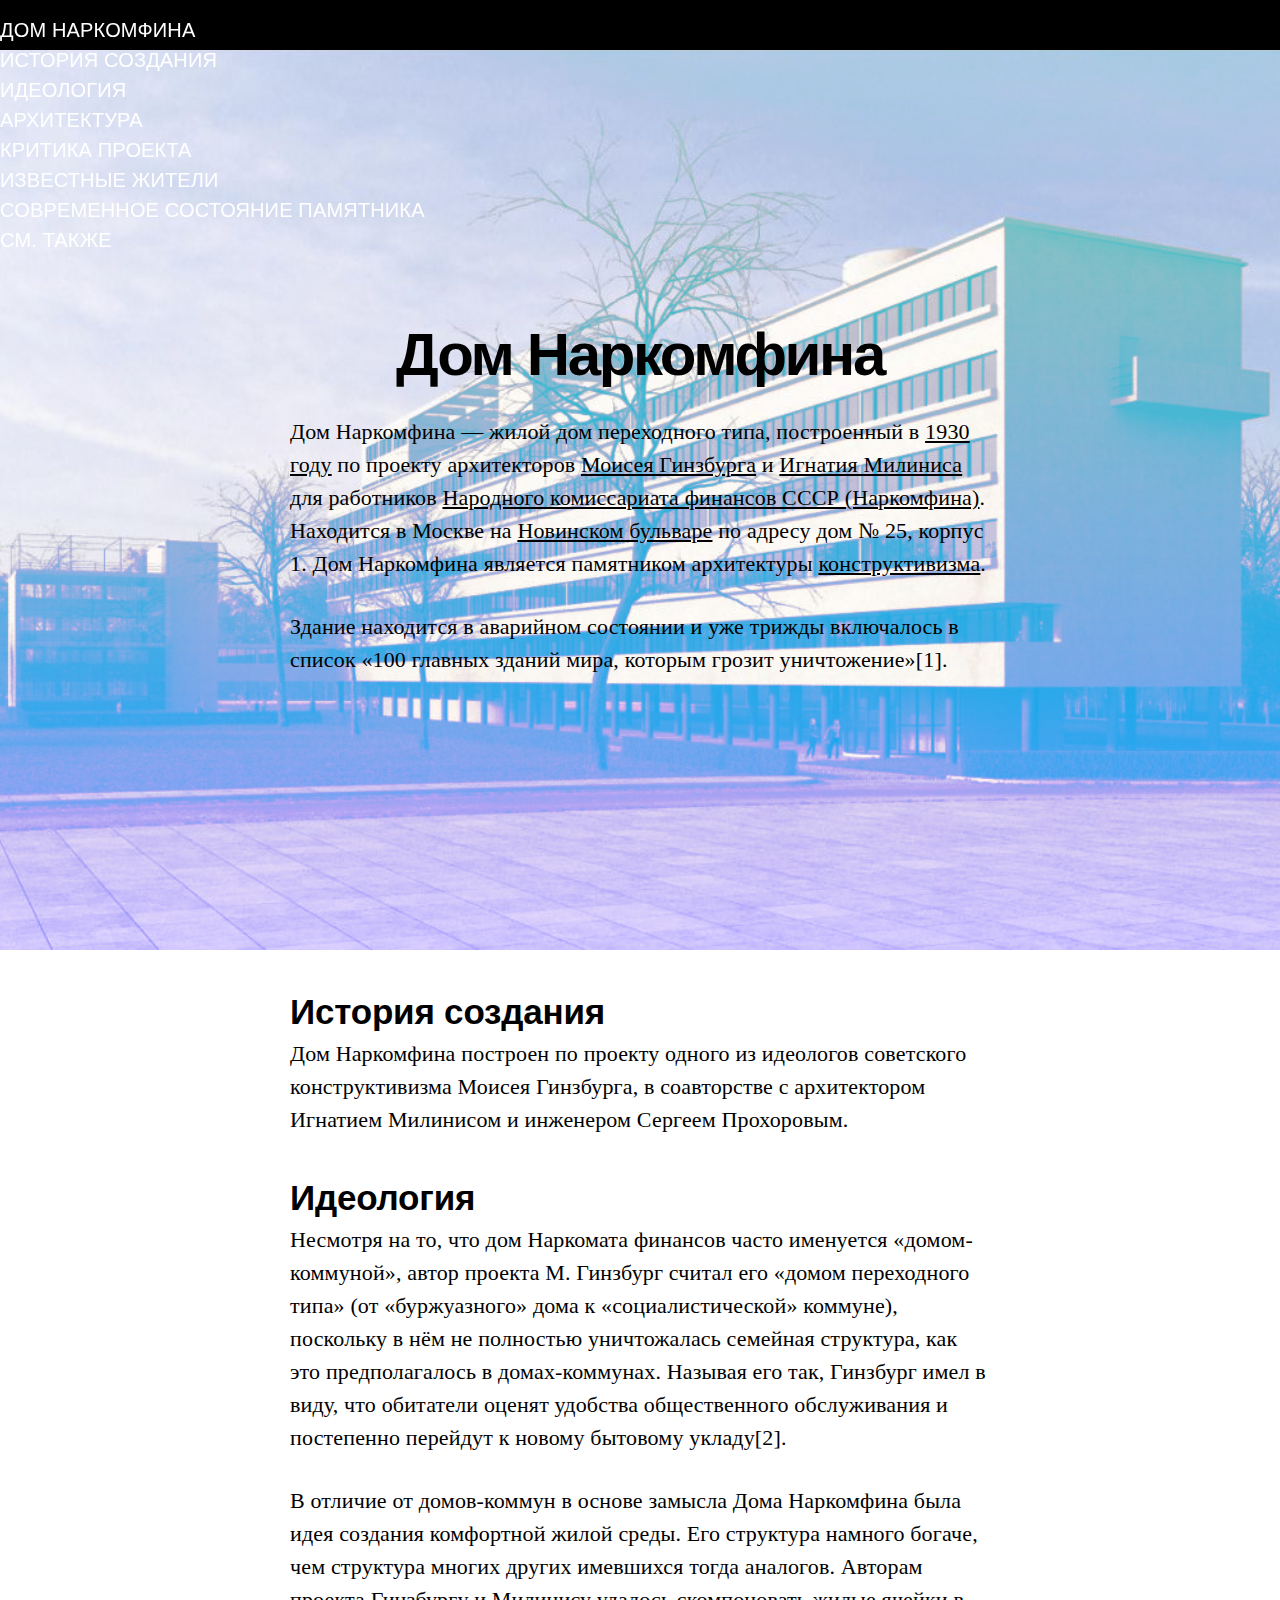
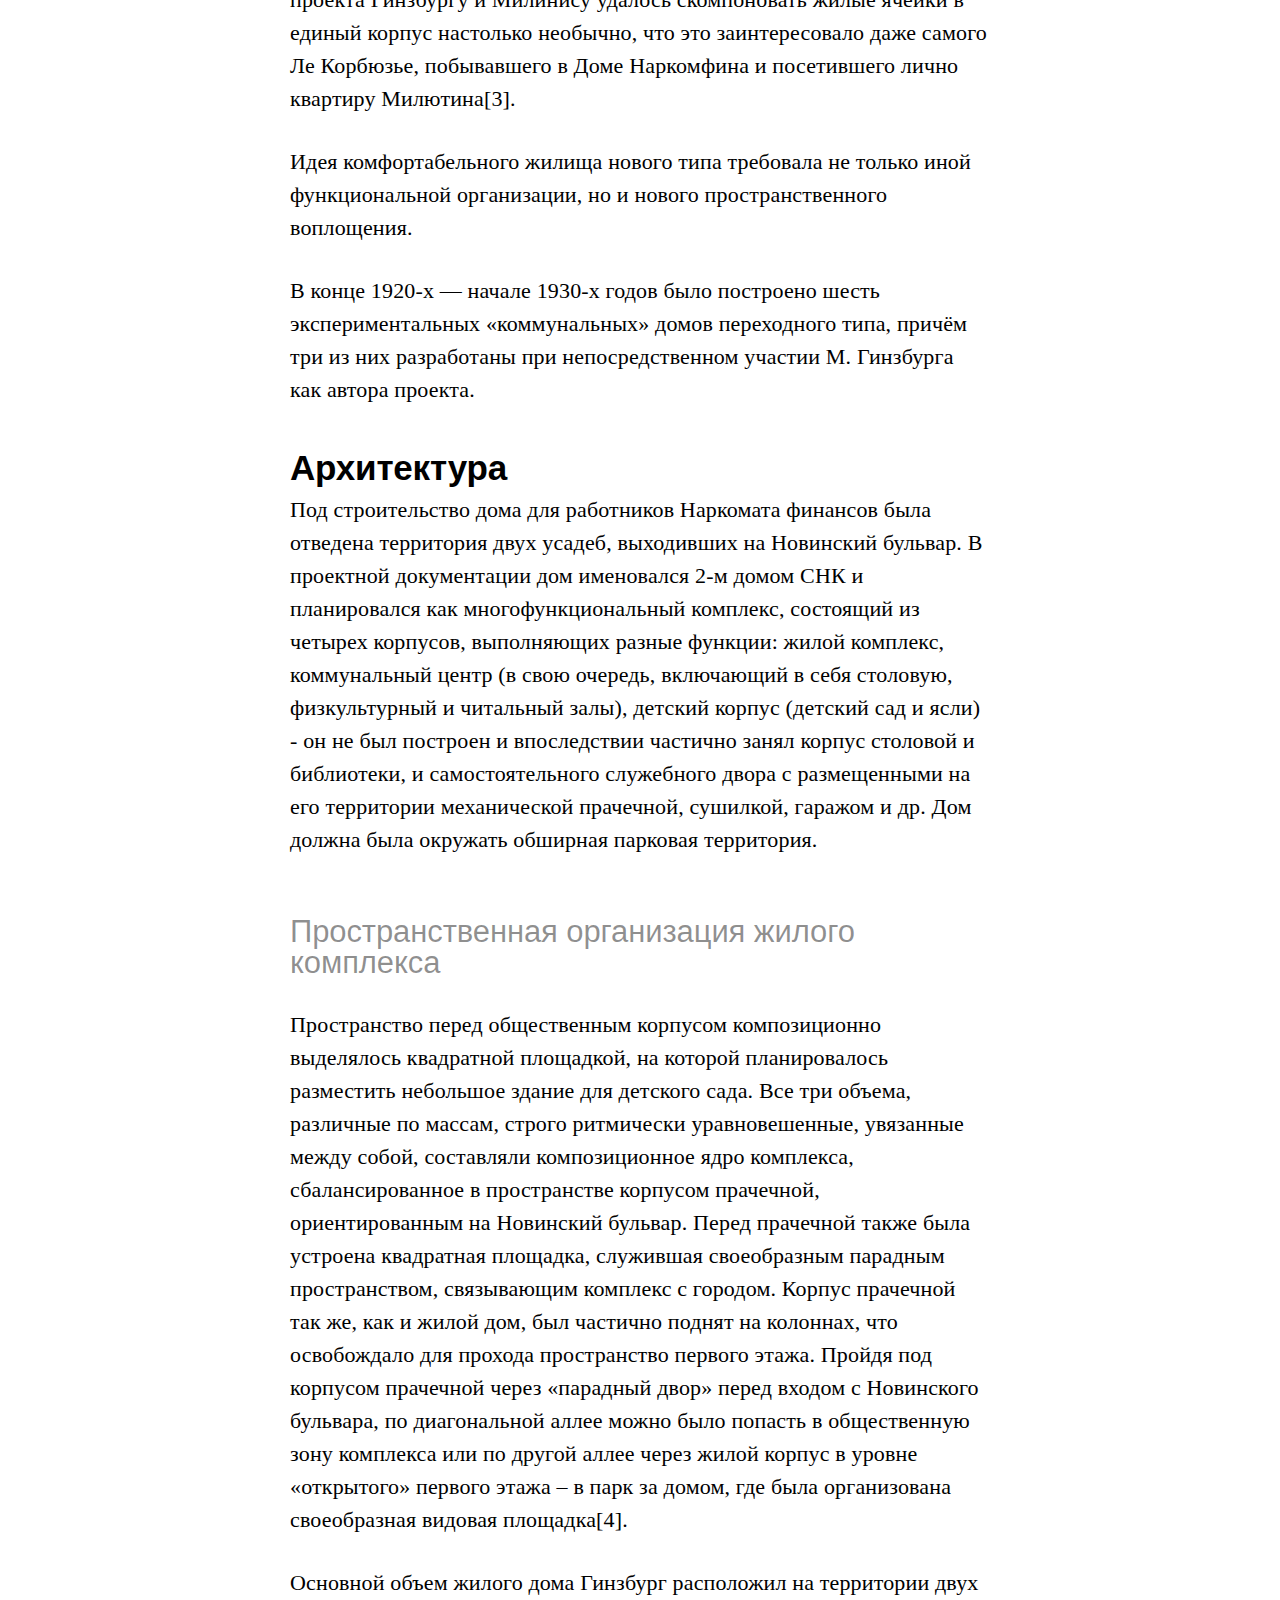
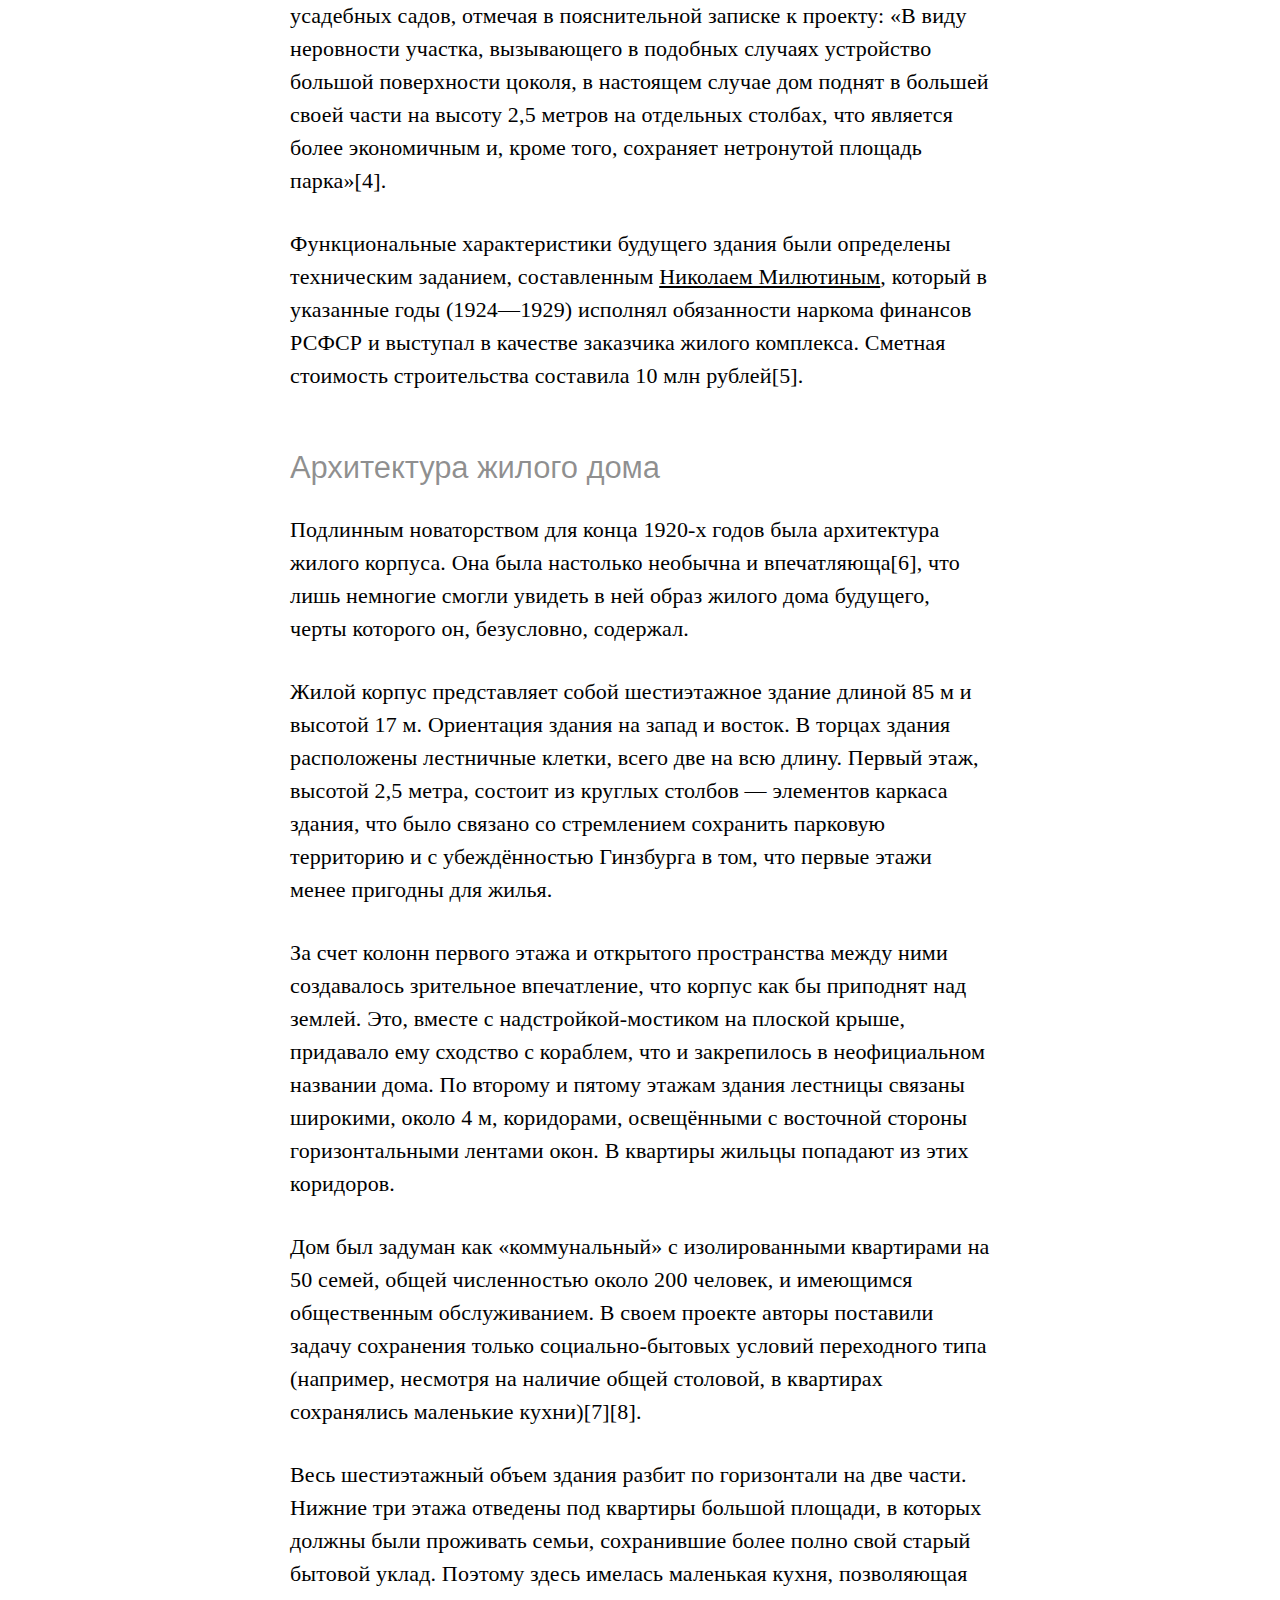
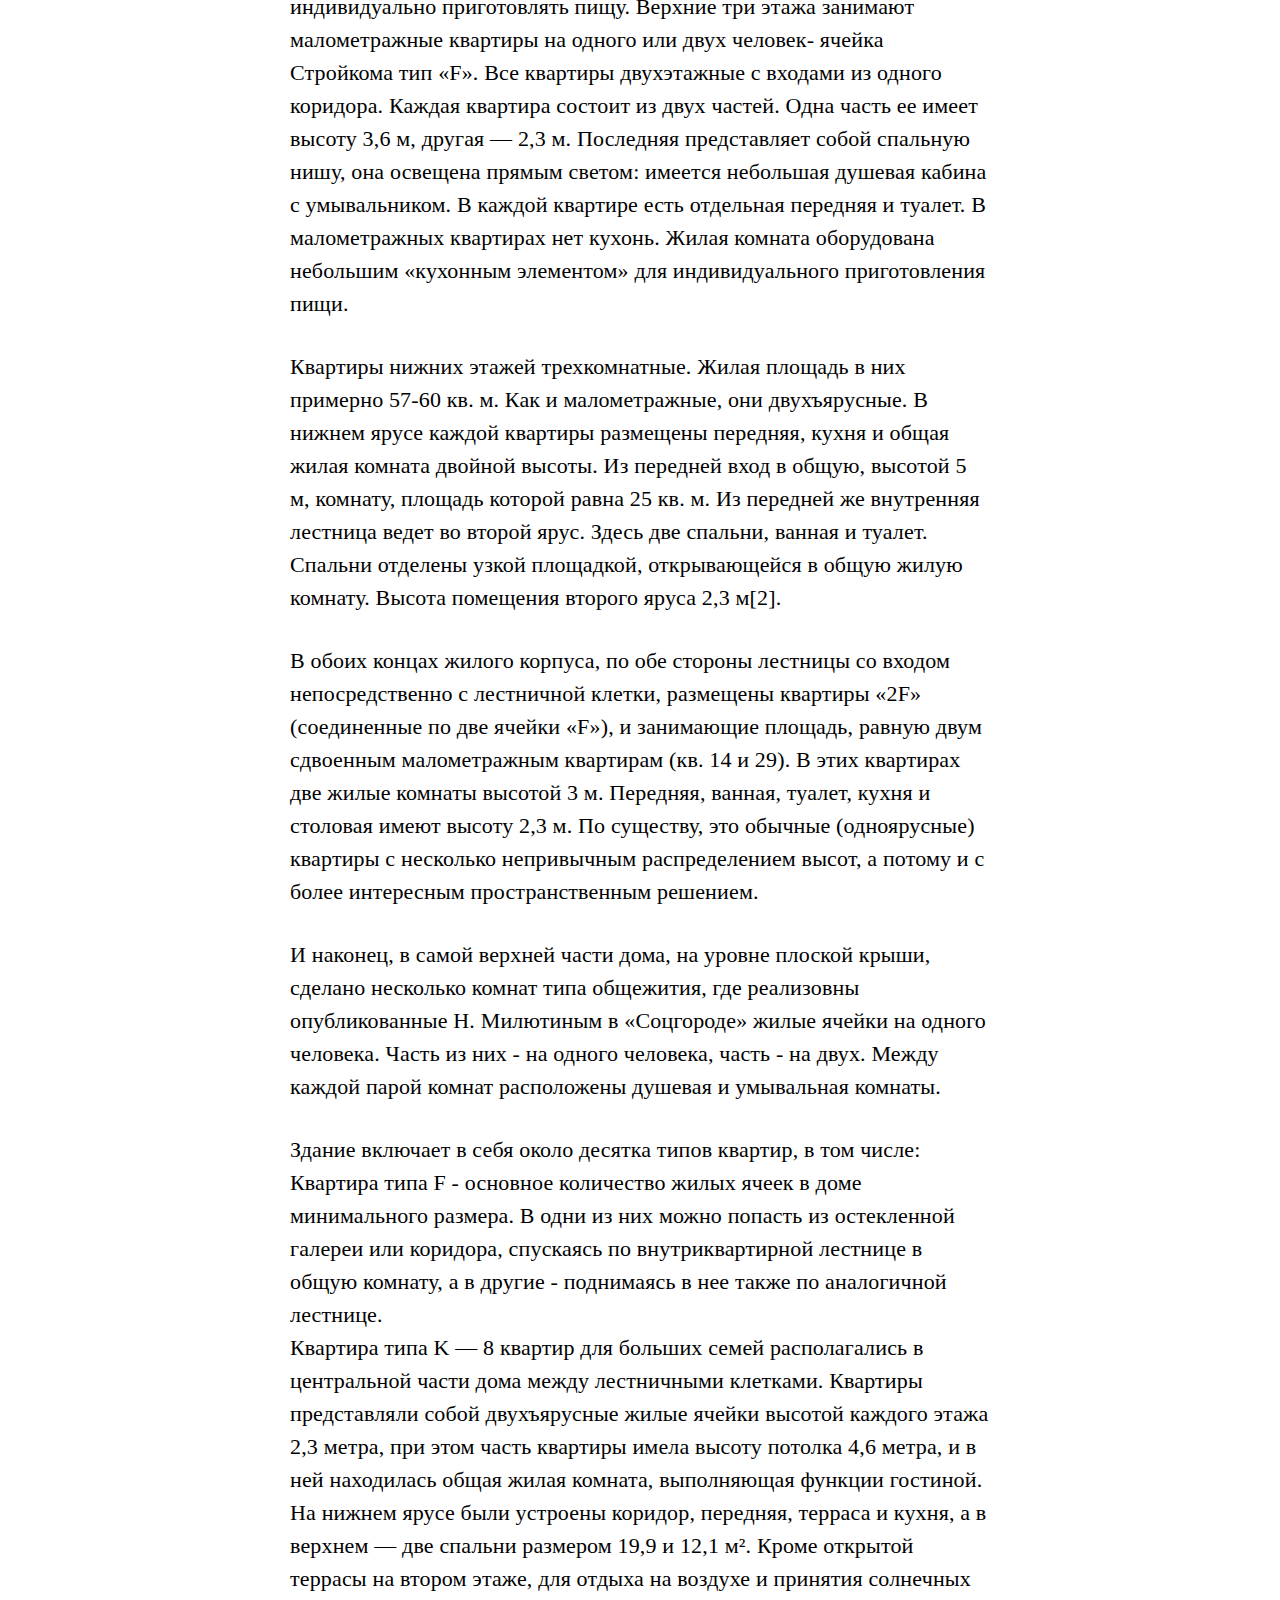
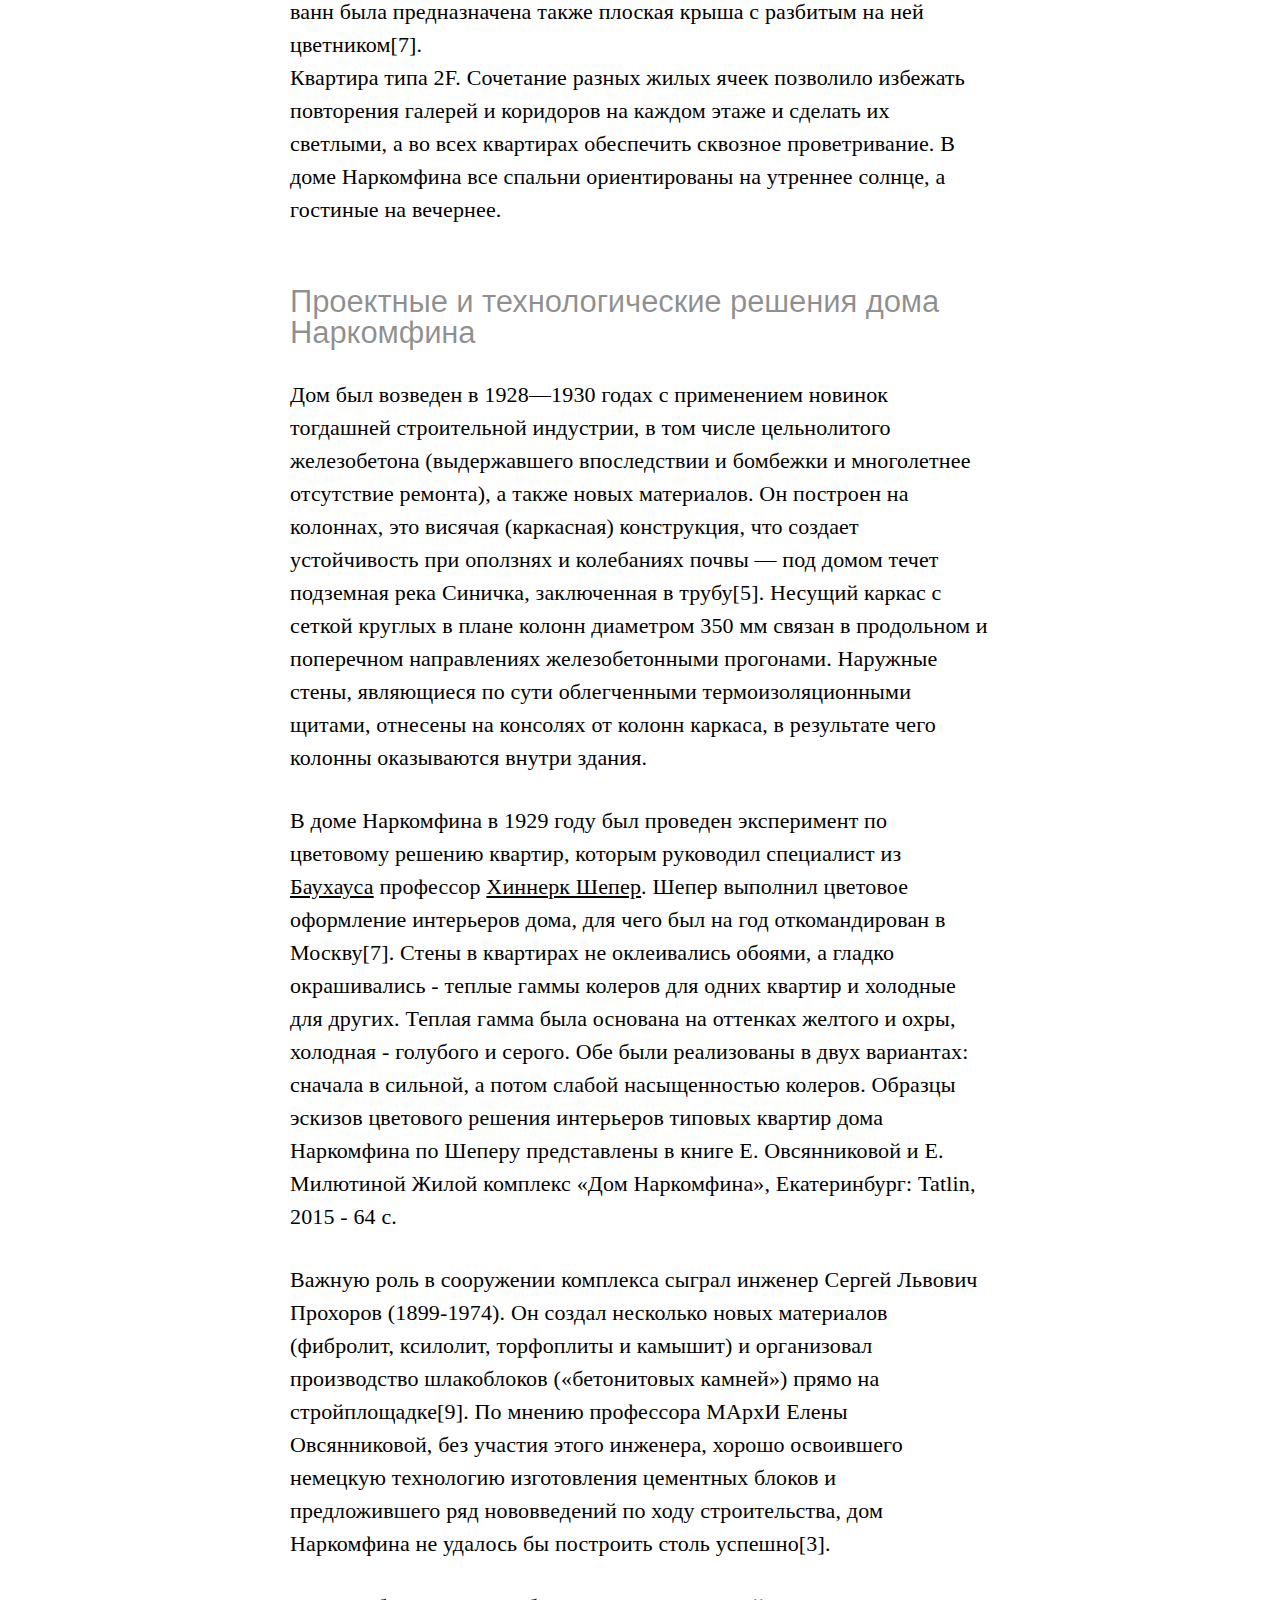
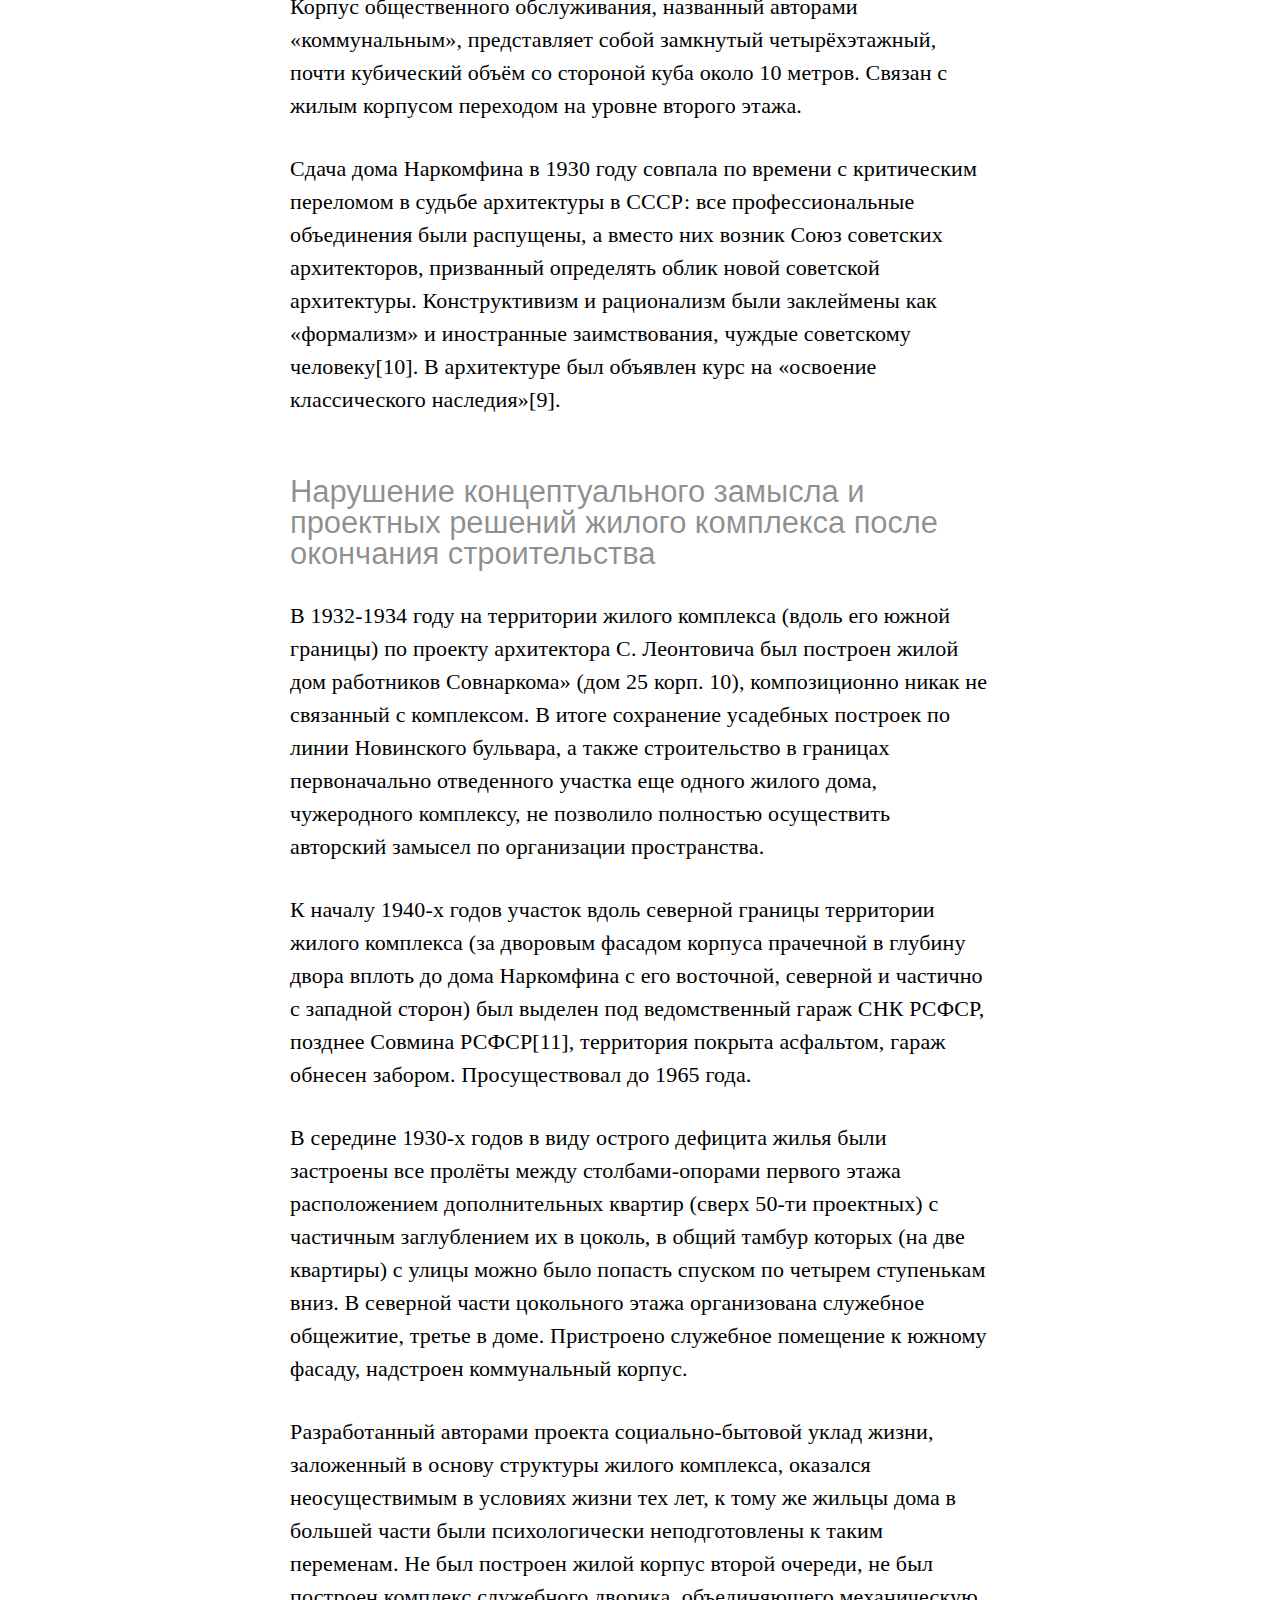
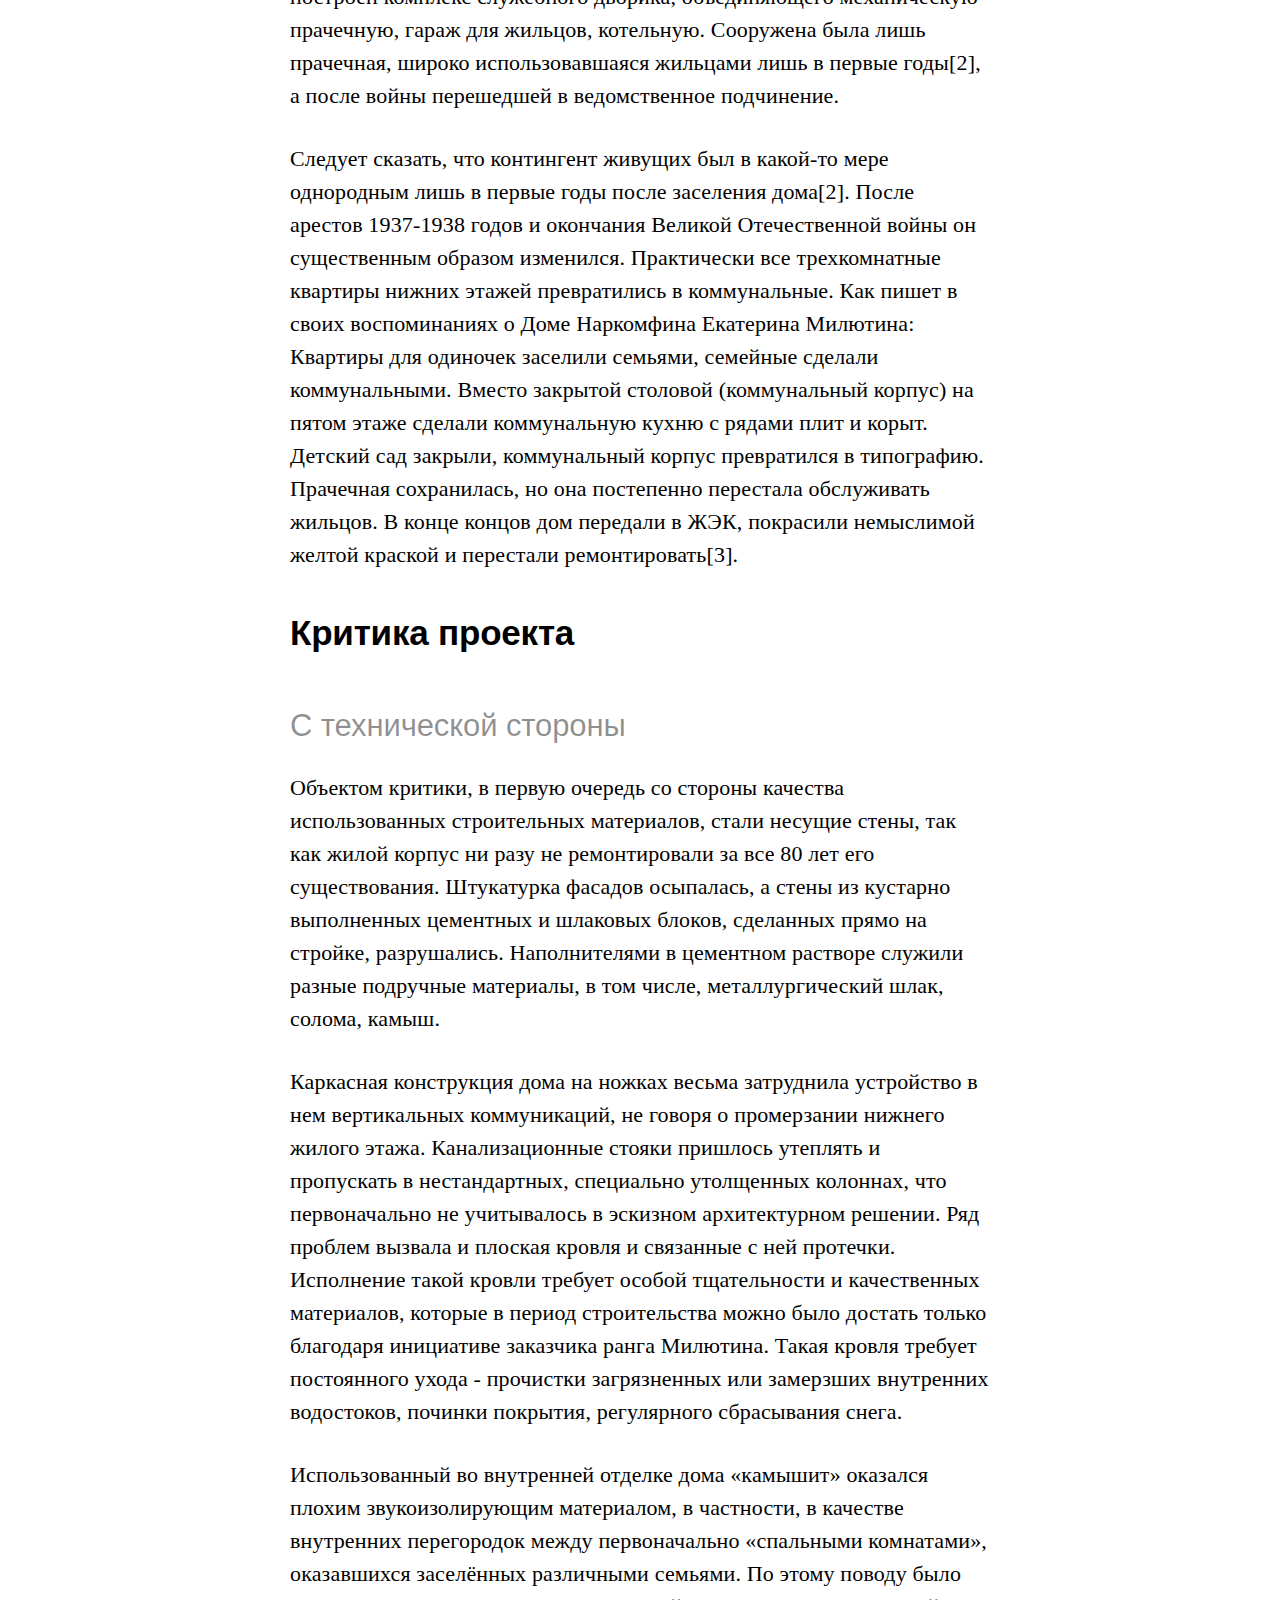
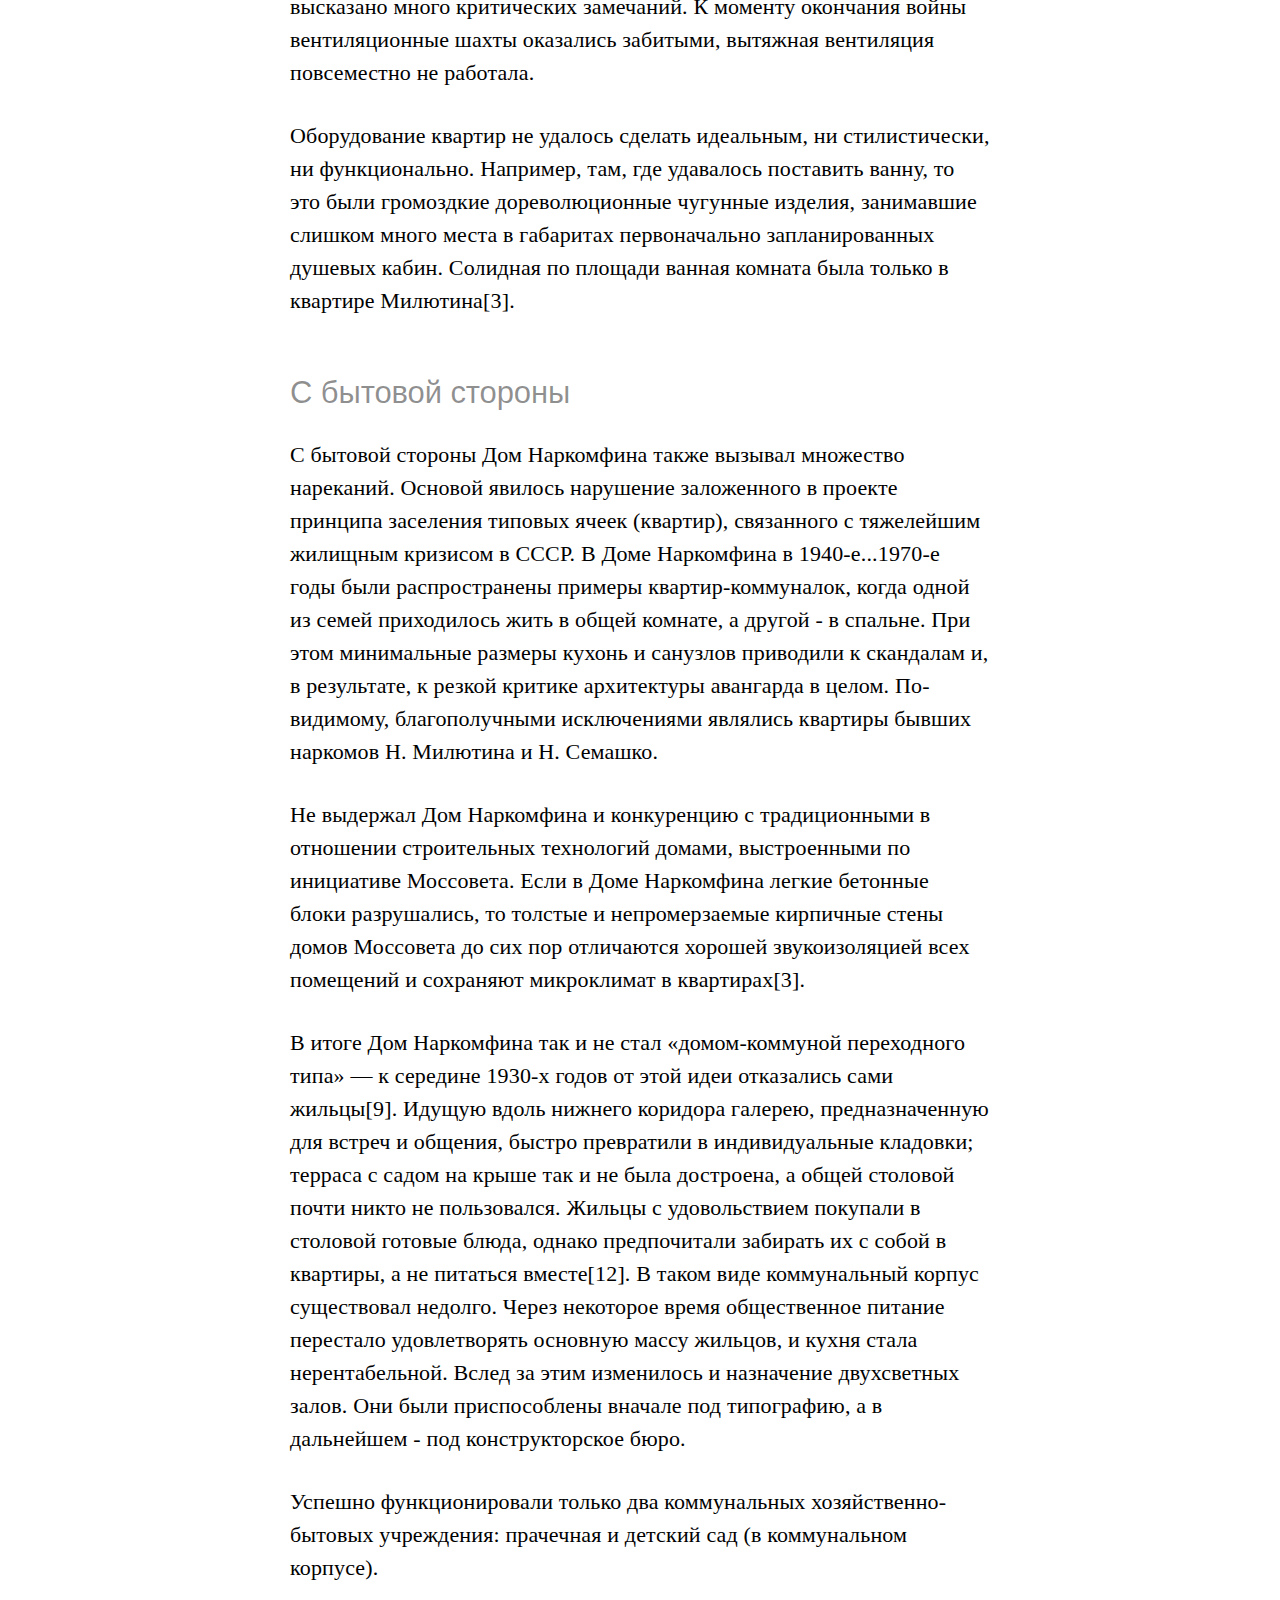
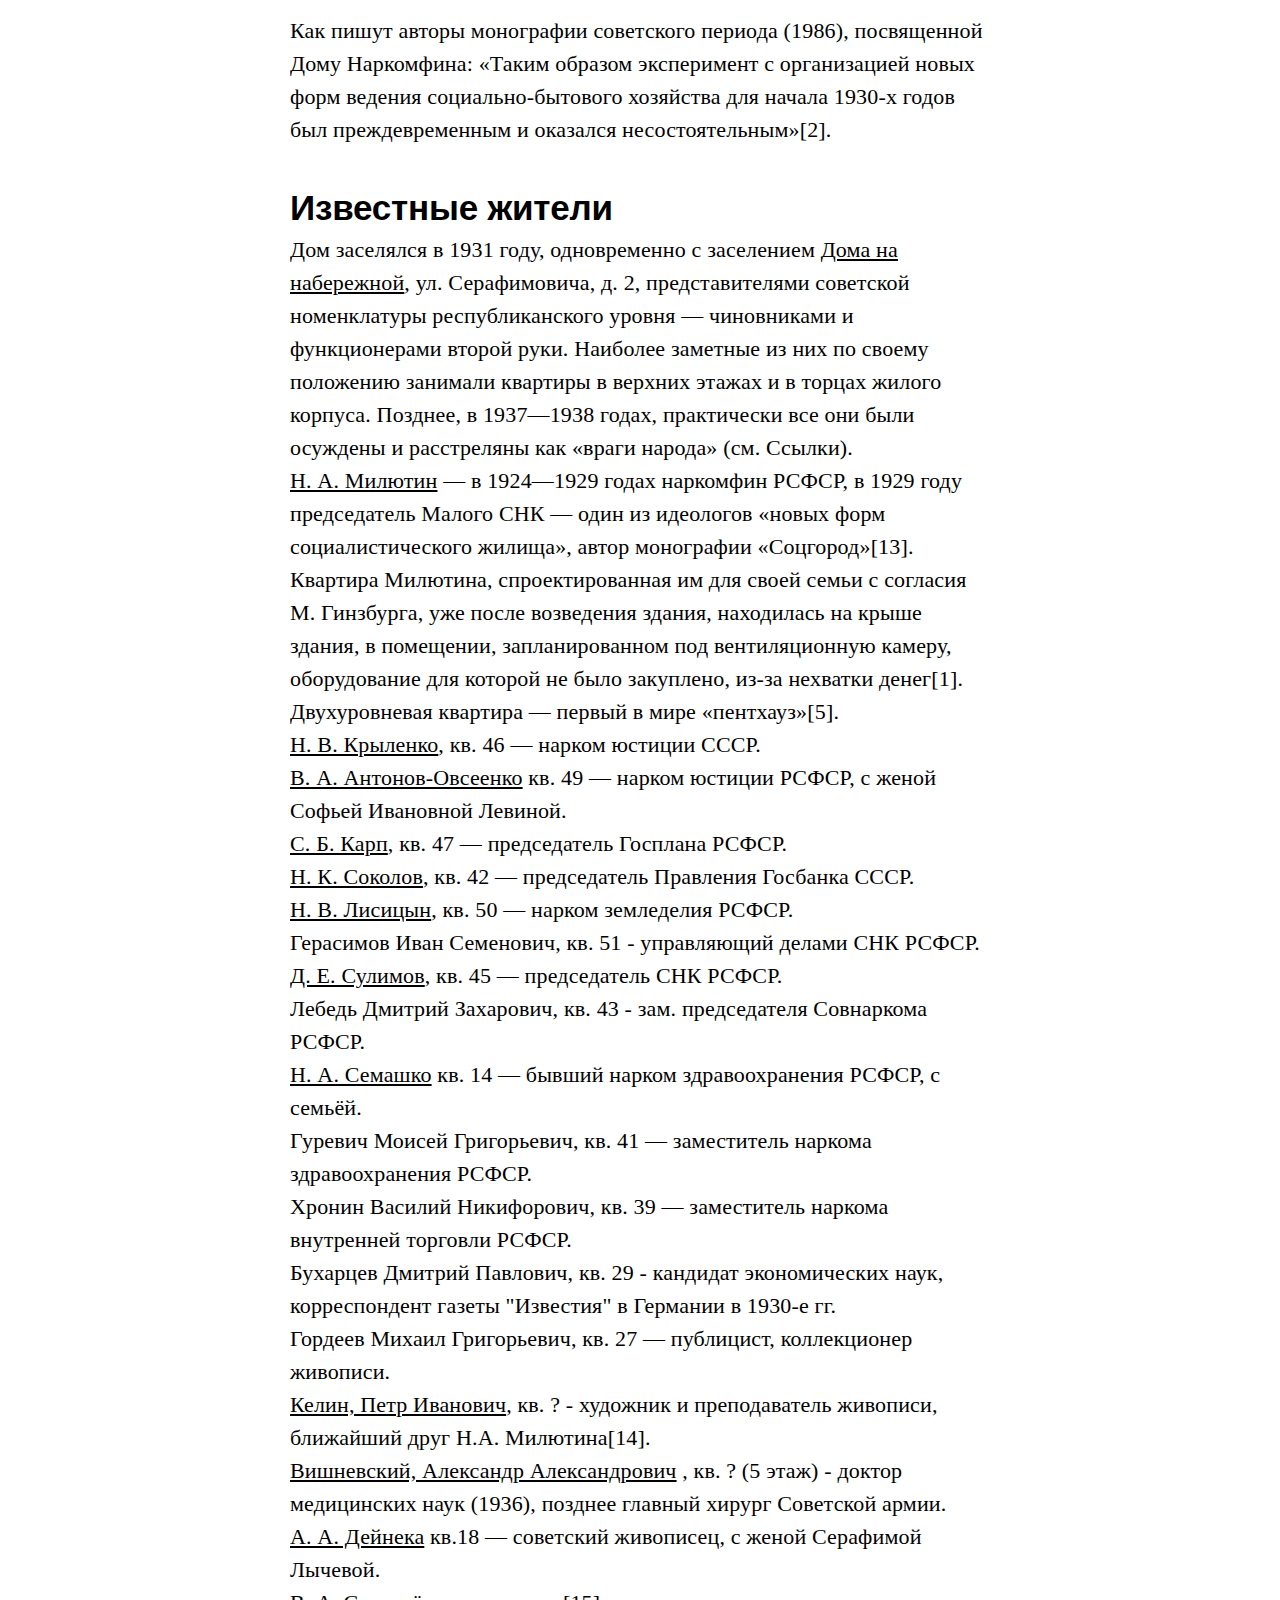
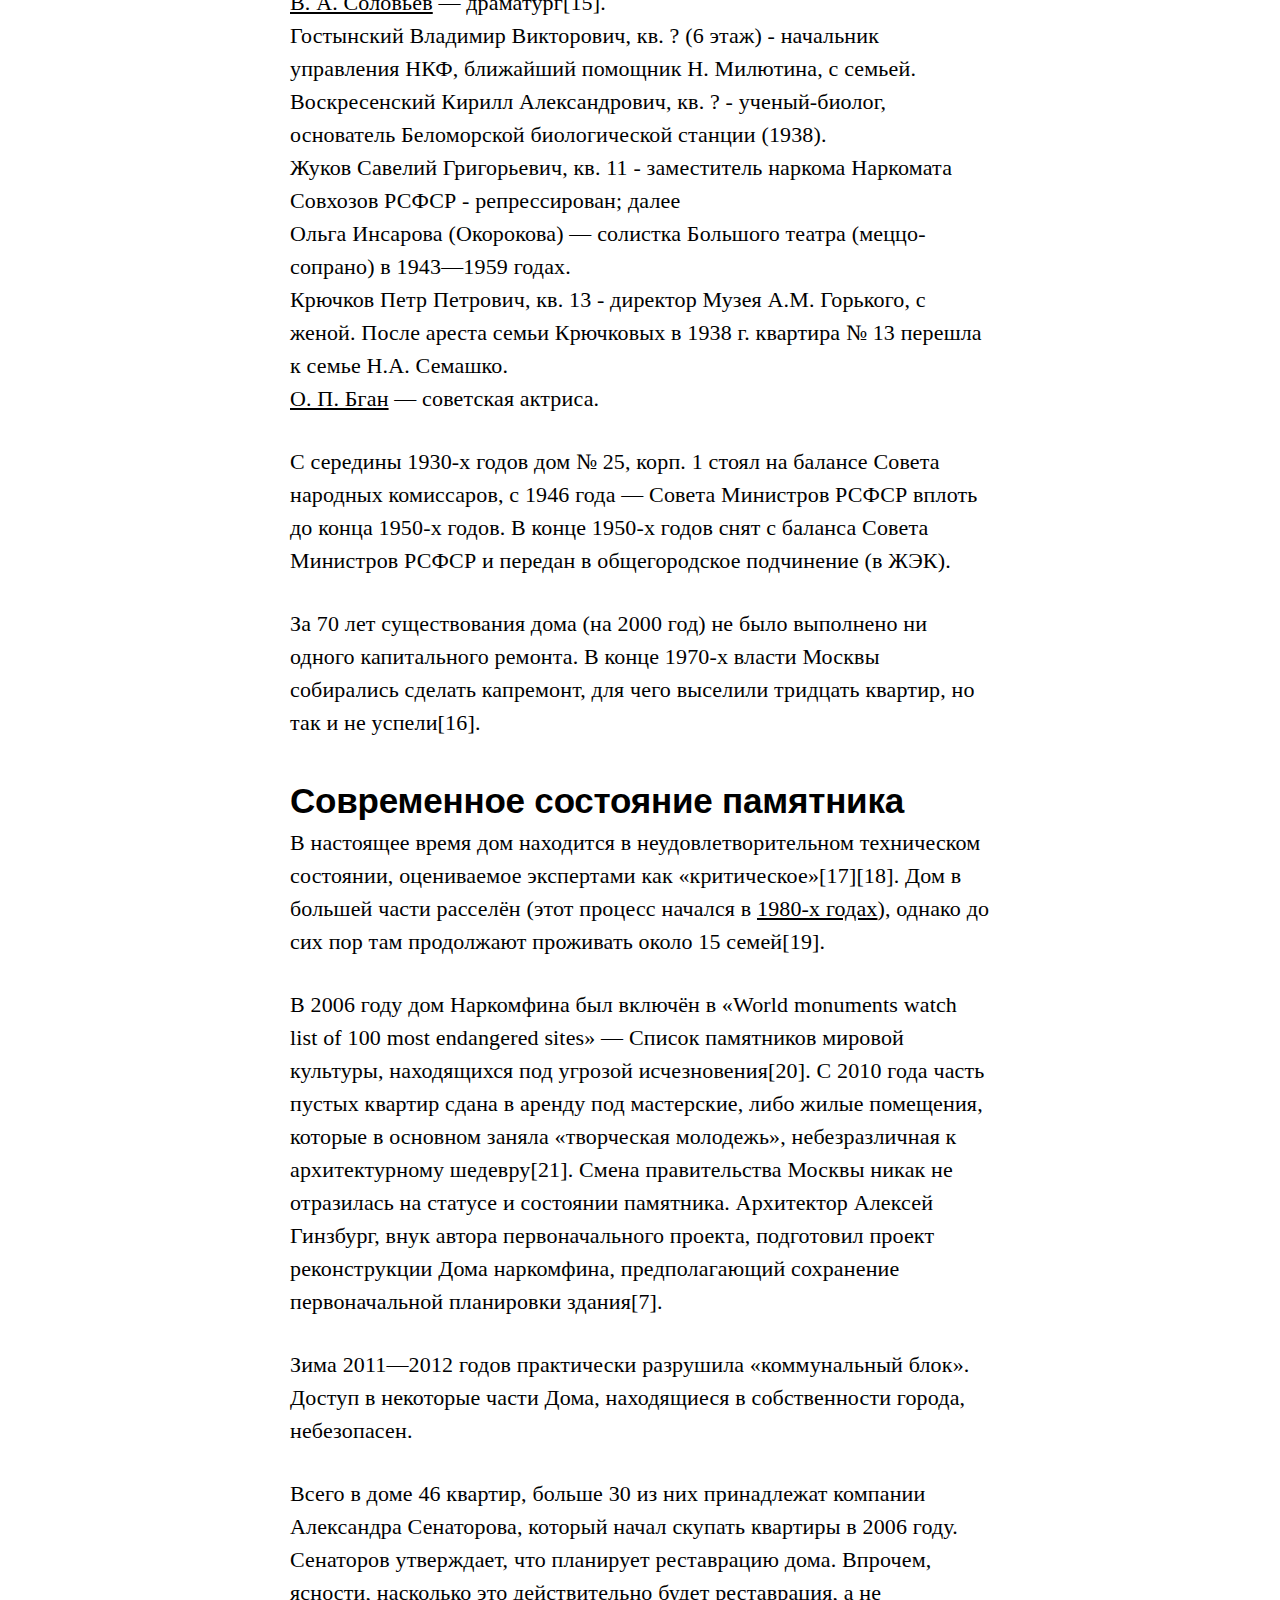
<file: Firespell/002 Wikimedium/sidebar.html>
<!DOCTYPE html>
<html lang="ru">
<head>
  <meta charset="UTF-8">
  <title>Дом Наркомфина</title>
  <link rel="stylesheet" href="stylesheets/style.css">
  <script src="javascripts/jquery-1.12.2.js" charset="utf-8"></script>
  <script src="javascripts/sidebar.js" charset="utf-8"></script>
</head>
<body>

<nav>
  <div id="menuIcon">
    <div></div>
    <div></div>
    <div></div>
    </div>
  </div>

  <ul>
    <li>
      <a class="scrollTo" href="#welcomeScreen">Дом Наркомфина</a>
    </li>
    <li>
      <a class="scrollTo" href="#history">История создания</a>
    </li>
    <li>
      <a class="scrollTo" href="#ideology">Идеология</a>
    </li>
    <li>
      <a class="scrollTo" href="#architecture">Архитектура</a>
    </li>
    <li>
      <a class="scrollTo" href="#critics">Критика проекта</a>
    </li>
    <li>
      <a class="scrollTo" href="#people">Известные жители</a>
    </li>
    <li>
      <a class="scrollTo" href="#today">Современное состояние памятника</a>
    </li>
    <li>
      <a class="scrollTo" href="#reference">См. также</a>
    </li>
  </ul>
</nav>
  <section id="welcomeScreen">
    <article class="articlePart">
      <h1>Дом Наркомфина</h1>
      <p>Дом Наркомфина — жилой дом переходного типа, построенный в <a href="https://ru.wikipedia.org/wiki/1930_%D0%B3%D0%BE%D0%B4">1930 году</a> по проекту архитекторов <a href="https://ru.wikipedia.org/wiki/%D0%93%D0%B8%D0%BD%D0%B7%D0%B1%D1%83%D1%80%D0%B3,_%D0%9C%D0%BE%D0%B8%D1%81%D0%B5%D0%B9_%D0%AF%D0%BA%D0%BE%D0%B2%D0%BB%D0%B5%D0%B2%D0%B8%D1%87">Моисея Гинзбурга</a> и <a href="https://ru.wikipedia.org/wiki/%D0%9C%D0%B8%D0%BB%D0%B8%D0%BD%D0%B8%D1%81,_%D0%98%D0%B3%D0%BD%D0%B0%D1%82%D0%B8%D0%B9_%D0%A4%D1%80%D0%B0%D0%BD%D1%86%D0%B5%D0%B2%D0%B8%D1%87">Игнатия Милиниса</a> для работников <a href="https://ru.wikipedia.org/wiki/%D0%9D%D0%B0%D1%80%D0%BE%D0%B4%D0%BD%D1%8B%D0%B9_%D0%BA%D0%BE%D0%BC%D0%B8%D1%81%D1%81%D0%B0%D1%80%D0%B8%D0%B0%D1%82_%D1%84%D0%B8%D0%BD%D0%B0%D0%BD%D1%81%D0%BE%D0%B2">Народного комиссариата финансов СССР (Наркомфина)</a>. Находится в Москве на <a href="https://ru.wikipedia.org/wiki/%D0%9D%D0%BE%D0%B2%D0%B8%D0%BD%D1%81%D0%BA%D0%B8%D0%B9_%D0%B1%D1%83%D0%BB%D1%8C%D0%B2%D0%B0%D1%80">Новинском бульваре</a> по адресу дом № 25, корпус 1. Дом Наркомфина является памятником архитектуры <a href="https://ru.wikipedia.org/wiki/%D0%9A%D0%BE%D0%BD%D1%81%D1%82%D1%80%D1%83%D0%BA%D1%82%D0%B8%D0%B2%D0%B8%D0%B7%D0%BC_(%D0%B8%D1%81%D0%BA%D1%83%D1%81%D1%81%D1%82%D0%B2%D0%BE)">конструктивизма</a>.</p>
      <p>Здание находится в аварийном состоянии и уже трижды включалось в список «100 главных зданий мира, которым грозит уничтожение»[1].</p>
    </article>
  </section>

  <section class="articlePart" id="history">
    <h2>История создания</h2>
    <p>Дом Наркомфина построен по проекту одного из идеологов советского конструктивизма Моисея Гинзбурга, в соавторстве с архитектором Игнатием Милинисом и инженером Сергеем Прохоровым.</p>
  </section>

  <section class="articlePart" id="ideology">
    <h2>Идеология</h2>
    <p>Несмотря на то, что дом Наркомата финансов часто именуется «домом-коммуной», автор проекта М. Гинзбург считал его «домом переходного типа» (от «буржуазного» дома к «социалистической» коммуне), поскольку в нём не полностью уничтожалась семейная структура, как это предполагалось в домах-коммунах. Называя его так, Гинзбург имел в виду, что обитатели оценят удобства общественного обслуживания и постепенно перейдут к новому бытовому укладу[2].</p>
    <p>В отличие от домов-коммун в основе замысла Дома Наркомфина была идея создания комфортной жилой среды. Его структура намного богаче, чем структура многих других имевшихся тогда аналогов. Авторам проекта Гинзбургу и Милинису удалось скомпоновать жилые ячейки в единый корпус настолько необычно, что это заинтересовало даже самого Ле Корбюзье, побывавшего в Доме Наркомфина и посетившего лично квартиру Милютина[3].</p>
    <p>Идея комфортабельного жилища нового типа требовала не только иной функциональной организации, но и нового пространственного воплощения.</p>
    <p>В конце 1920-х — начале 1930-х годов было построено шесть экспериментальных «коммунальных» домов переходного типа, причём три из них разработаны при непосредственном участии М. Гинзбурга как автора проекта.</p>
  </section>

  <section class="articlePart" id="architecture">
    <h2>Архитектура</h2>
    <p>Под строительство дома для работников Наркомата финансов была отведена территория двух усадеб, выходивших на Новинский бульвар. В проектной документации дом именовался 2-м домом СНК и планировался как многофункциональный комплекс, состоящий из четырех корпусов, выполняющих разные функции: жилой комплекс, коммунальный центр (в свою очередь, включающий в себя столовую, физкультурный и читальный залы), детский корпус (детский сад и ясли) - он не был построен и впоследствии частично занял корпус столовой и библиотеки, и самостоятельного служебного двора с размещенными на его территории механической прачечной, сушилкой, гаражом и др. Дом должна была окружать обширная парковая территория.</p>

    <h3>Пространственная организация жилого комплекса</h3>
    <p>Пространство перед общественным корпусом композиционно выделялось квадратной площадкой, на которой планировалось разместить небольшое здание для детского сада. Все три объема, различные по массам, строго ритмически уравновешенные, увязанные между собой, составляли композиционное ядро комплекса, сбалансированное в пространстве корпусом прачечной, ориентированным на Новинский бульвар. Перед прачечной также была устроена квадратная площадка, служившая своеобразным парадным пространством, связывающим комплекс с городом. Корпус прачечной так же, как и жилой дом, был частично поднят на колоннах, что освобождало для прохода пространство первого этажа. Пройдя под корпусом прачечной через «парадный двор» перед входом с Новинского бульвара, по диагональной аллее можно было попасть в общественную зону комплекса или по другой аллее через жилой корпус в уровне «открытого» первого этажа – в парк за домом, где была организована своеобразная видовая площадка[4].</p>
    <p>Основной объем жилого дома Гинзбург расположил на территории двух усадебных садов, отмечая в пояснительной записке к проекту: «В виду неровности участка, вызывающего в подобных случаях устройство большой поверхности цоколя, в настоящем случае дом поднят в большей своей части на высоту 2,5 метров на отдельных столбах, что является более экономичным и, кроме того, сохраняет нетронутой площадь парка»[4].</p>
    <p>Функциональные характеристики будущего здания были определены техническим заданием, составленным <a href="https://ru.wikipedia.org/wiki/%D0%9C%D0%B8%D0%BB%D1%8E%D1%82%D0%B8%D0%BD,_%D0%9D%D0%B8%D0%BA%D0%BE%D0%BB%D0%B0%D0%B9_%D0%90%D0%BB%D0%B5%D0%BA%D1%81%D0%B0%D0%BD%D0%B4%D1%80%D0%BE%D0%B2%D0%B8%D1%87">Николаем Милютиным</a>, который в указанные годы (1924—1929) исполнял обязанности наркома финансов РСФСР и выступал в качестве заказчика жилого комплекса. Сметная стоимость строительства составила 10 млн рублей[5].</p>

    <h3>Архитектура жилого дома</h3>
    <p>Подлинным новаторством для конца 1920-х годов была архитектура жилого корпуса. Она была настолько необычна и впечатляюща[6], что лишь немногие смогли увидеть в ней образ жилого дома будущего, черты которого он, безусловно, содержал.</p>
    <p>Жилой корпус представляет собой шестиэтажное здание длиной 85 м и высотой 17 м. Ориентация здания на запад и восток. В торцах здания расположены лестничные клетки, всего две на всю длину. Первый этаж, высотой 2,5 метра, состоит из круглых столбов — элементов каркаса здания, что было связано со стремлением сохранить парковую территорию и с убеждённостью Гинзбурга в том, что первые этажи менее пригодны для жилья.</p>
    <p>За счет колонн первого этажа и открытого пространства между ними создавалось зрительное впечатление, что корпус как бы приподнят над землей. Это, вместе с надстройкой-мостиком на плоской крыше, придавало ему сходство с кораблем, что и закрепилось в неофициальном названии дома. По второму и пятому этажам здания лестницы связаны широкими, около 4 м, коридорами, освещёнными с восточной стороны горизонтальными лентами окон. В квартиры жильцы попадают из этих коридоров.</p>
    <p>Дом был задуман как «коммунальный» с изолированными квартирами на 50 семей, общей численностью около 200 человек, и имеющимся общественным обслуживанием. В своем проекте авторы поставили задачу сохранения только социально-бытовых условий переходного типа (например, несмотря на наличие общей столовой, в квартирах сохранялись маленькие кухни)[7][8].</p>
    <p>Весь шестиэтажный объем здания разбит по горизонтали на две части. Нижние три этажа отведены под квартиры большой площади, в которых должны были проживать семьи, сохранившие более полно свой старый бытовой уклад. Поэтому здесь имелась маленькая кухня, позволяющая индивидуально приготовлять пищу. Верхние три этажа занимают малометражные квартиры на одного или двух человек- ячейка Стройкома тип «F». Все квартиры двухэтажные с входами из одного коридора. Каждая квартира состоит из двух частей. Одна часть ее имеет высоту 3,6 м, другая — 2,3 м. Последняя представляет собой спальную нишу, она освещена прямым светом: имеется небольшая душевая кабина с умывальником. В каждой квартире есть отдельная передняя и туалет. В малометражных квартирах нет кухонь. Жилая комната оборудована небольшим «кухонным элементом» для индивидуального приготовления пищи.</p>
    <p>Квартиры нижних этажей трехкомнатные. Жилая площадь в них примерно 57-60 кв. м. Как и малометражные, они двухъярусные. В нижнем ярусе каждой квартиры размещены передняя, кухня и общая жилая комната двойной высоты. Из передней вход в общую, высотой 5 м, комнату, площадь которой равна 25 кв. м. Из передней же внутренняя лестница ведет во второй ярус. Здесь две спальни, ванная и туалет. Спальни отделены узкой площадкой, открывающейся в общую жилую комнату. Высота помещения второго яруса 2,3 м[2].</p>
    <p>В обоих концах жилого корпуса, по обе стороны лестницы со входом непосредственно с лестничной клетки, размещены квартиры «2F» (соединенные по две ячейки «F»), и занимающие площадь, равную двум сдвоенным малометражным квартирам (кв. 14 и 29). В этих квартирах две жилые комнаты высотой 3 м. Передняя, ванная, туалет, кухня и столовая имеют высоту 2,3 м. По существу, это обычные (одноярусные) квартиры с несколько непривычным распределением высот, а потому и с более интересным пространственным решением.</p>
    <p>И наконец, в самой верхней части дома, на уровне плоской крыши, сделано несколько комнат типа общежития, где реализовны опубликованные Н. Милютиным в «Соцгороде» жилые ячейки на одного человека. Часть из них - на одного человека, часть - на двух. Между каждой парой комнат расположены душевая и умывальная комнаты.</p>
    <p>Здание включает в себя около десятка типов квартир, в том числе:</p>

    <ul>
      <li>Квартира типа F - основное количество жилых ячеек в доме минимального размера. В одни из них можно попасть из остекленной галереи или коридора, спускаясь по внутриквартирной лестнице в общую комнату, а в другие - поднимаясь в нее также по аналогичной лестнице.</li>
      <li>Квартира типа K — 8 квартир для больших семей располагались в центральной части дома между лестничными клетками. Квартиры представляли собой двухъярусные жилые ячейки высотой каждого этажа 2,3 метра, при этом часть квартиры имела высоту потолка 4,6 метра, и в ней находилась общая жилая комната, выполняющая функции гостиной. На нижнем ярусе были устроены коридор, передняя, терраса и кухня, а в верхнем — две спальни размером 19,9 и 12,1 м². Кроме открытой террасы на втором этаже, для отдыха на воздухе и принятия солнечных ванн была предназначена также плоская крыша с разбитым на ней цветником[7].</li>
      <li>Квартира типа 2F. Сочетание разных жилых ячеек позволило избежать повторения галерей и коридоров на каждом этаже и сделать их светлыми, а во всех квартирах обеспечить сквозное проветривание. В доме Наркомфина все спальни ориентированы на утреннее солнце, а гостиные на вечернее.</li>
    </ul>

    <h3>Проектные и технологические решения дома Наркомфина</h3>
    <p>Дом был возведен в 1928—1930 годах с применением новинок тогдашней строительной индустрии, в том числе цельнолитого железобетона (выдержавшего впоследствии и бомбежки и многолетнее отсутствие ремонта), а также новых материалов. Он построен на колоннах, это висячая (каркасная) конструкция, что создает устойчивость при оползнях и колебаниях почвы — под домом течет подземная река Синичка, заключенная в трубу[5]. Несущий каркас с сеткой круглых в плане колонн диаметром 350 мм связан в продольном и поперечном направлениях железобетонными прогонами. Наружные стены, являющиеся по сути облегченными термоизоляционными щитами, отнесены на консолях от колонн каркаса, в результате чего колонны оказываются внутри здания.</p>
    <p>В доме Наркомфина в 1929 году был проведен эксперимент по цветовому решению квартир, которым руководил специалист из <a href="https://ru.wikipedia.org/wiki/%D0%91%D0%B0%D1%83%D1%85%D0%B0%D1%83%D1%81">Баухауса</a> профессор <a href="https://de.wikipedia.org/wiki/Hinnerk_Scheper">Хиннерк Шепер</a>. Шепер выполнил цветовое оформление интерьеров дома, для чего был на год откомандирован в Москву[7]. Стены в квартирах не оклеивались обоями, а гладко окрашивались - теплые гаммы колеров для одних квартир и холодные для других. Теплая гамма была основана на оттенках желтого и охры, холодная - голубого и серого. Обе были реализованы в двух вариантах: сначала в сильной, а потом слабой насыщенностью колеров. Образцы эскизов цветового решения интерьеров типовых квартир дома Наркомфина по Шеперу представлены в книге Е. Овсянниковой и Е. Милютиной Жилой комплекс «Дом Наркомфина», Екатеринбург: Tatlin, 2015 - 64 с.</p>
    <p>Важную роль в сооружении комплекса сыграл инженер Сергей Львович Прохоров (1899-1974). Он создал несколько новых материалов (фибролит, ксилолит, торфоплиты и камышит) и организовал производство шлакоблоков («бетонитовых камней») прямо на стройплощадке[9]. По мнению профессора МАрхИ Елены Овсянниковой, без участия этого инженера, хорошо освоившего немецкую технологию изготовления цементных блоков и предложившего ряд нововведений по ходу строительства, дом Наркомфина не удалось бы построить столь успешно[3].</p>
    <p>Корпус общественного обслуживания, названный авторами «коммунальным», представляет собой замкнутый четырёхэтажный, почти кубический объём со стороной куба около 10 метров. Связан с жилым корпусом переходом на уровне второго этажа.</p>
    <p>Сдача дома Наркомфина в 1930 году совпала по времени с критическим переломом в судьбе архитектуры в СССР: все профессиональные объединения были распущены, а вместо них возник Союз советских архитекторов, призванный определять облик новой советской архитектуры. Конструктивизм и рационализм были заклеймены как «формализм» и иностранные заимствования, чуждые советскому человеку[10]. В архитектуре был объявлен курс на «освоение классического наследия»[9].</p>

    <h3>Нарушение концептуального замысла и проектных решений жилого комплекса после окончания строительства</h3>
    <p>В 1932-1934 году на территории жилого комплекса (вдоль его южной границы) по проекту архитектора С. Леонтовича был построен жилой дом работников Совнаркома» (дом 25 корп. 10), композиционно никак не связанный с комплексом. В итоге сохранение усадебных построек по линии Новинского бульвара, а также строительство в границах первоначально отведенного участка еще одного жилого дома, чужеродного комплексу, не позволило полностью осуществить авторский замысел по организации пространства.</p>
    <p>К началу 1940-х годов участок вдоль северной границы территории жилого комплекса (за дворовым фасадом корпуса прачечной в глубину двора вплоть до дома Наркомфина с его восточной, северной и частично с западной сторон) был выделен под ведомственный гараж СНК РСФСР, позднее Совмина РСФСР[11], территория покрыта асфальтом, гараж обнесен забором. Просуществовал до 1965 года.</p>
    <p>В середине 1930-х годов в виду острого дефицита жилья были застроены все пролёты между столбами-опорами первого этажа расположением дополнительных квартир (сверх 50-ти проектных) с частичным заглублением их в цоколь, в общий тамбур которых (на две квартиры) с улицы можно было попасть спуском по четырем ступенькам вниз. В северной части цокольного этажа организована служебное общежитие, третье в доме. Пристроено служебное помещение к южному фасаду, надстроен коммунальный корпус.</p>
    <p>Разработанный авторами проекта социально-бытовой уклад жизни, заложенный в основу структуры жилого комплекса, оказался неосуществимым в условиях жизни тех лет, к тому же жильцы дома в большей части были психологически неподготовлены к таким переменам. Не был построен жилой корпус второй очереди, не был построен комплекс служебного дворика, объединяющего механическую прачечную, гараж для жильцов, котельную. Сооружена была лишь прачечная, широко использовавшаяся жильцами лишь в первые годы[2], а после войны перешедшей в ведомственное подчинение.</p>
    <p>Следует сказать, что контингент живущих был в какой-то мере однородным лишь в первые годы после заселения дома[2]. После арестов 1937-1938 годов и окончания Великой Отечественной войны он существенным образом изменился. Практически все трехкомнатные квартиры нижних этажей превратились в коммунальные. Как пишет в своих воспоминаниях о Доме Наркомфина Екатерина Милютина: Квартиры для одиночек заселили семьями, семейные сделали коммунальными. Вместо закрытой столовой (коммунальный корпус) на пятом этаже сделали коммунальную кухню с рядами плит и корыт. Детский сад закрыли, коммунальный корпус превратился в типографию. Прачечная сохранилась, но она постепенно перестала обслуживать жильцов. В конце концов дом передали в ЖЭК, покрасили немыслимой желтой краской и перестали ремонтировать[3].</p>
  </section>

  <section class="articlePart" id="critics">
    <h2>Критика проекта</h2>

    <h3>С технической стороны</h3>
    <p>Объектом критики, в первую очередь со стороны качества использованных строительных материалов, стали несущие стены, так как жилой корпус ни разу не ремонтировали за все 80 лет его существования. Штукатурка фасадов осыпалась, а стены из кустарно выполненных цементных и шлаковых блоков, сделанных прямо на стройке, разрушались. Наполнителями в цементном растворе служили разные подручные материалы, в том числе, металлургический шлак, солома, камыш.</p>
    <p>Каркасная конструкция дома на ножках весьма затруднила устройство в нем вертикальных коммуникаций, не говоря о промерзании нижнего жилого этажа. Канализационные стояки пришлось утеплять и пропускать в нестандартных, специально утолщенных колоннах, что первоначально не учитывалось в эскизном архитектурном решении. Ряд проблем вызвала и плоская кровля и связанные с ней протечки. Исполнение такой кровли требует особой тщательности и качественных материалов, которые в период строительства можно было достать только благодаря инициативе заказчика ранга Милютина. Такая кровля требует постоянного ухода - прочистки загрязненных или замерзших внутренних водостоков, починки покрытия, регулярного сбрасывания снега.</p>
    <p>Использованный во внутренней отделке дома «камышит» оказался плохим звукоизолирующим материалом, в частности, в качестве внутренних перегородок между первоначально «спальными комнатами», оказавшихся заселённых различными семьями. По этому поводу было высказано много критических замечаний. К моменту окончания войны вентиляционные шахты оказались забитыми, вытяжная вентиляция повсеместно не работала.</p>
    <p>Оборудование квартир не удалось сделать идеальным, ни стилистически, ни функционально. Например, там, где удавалось поставить ванну, то это были громоздкие дореволюционные чугунные изделия, занимавшие слишком много места в габаритах первоначально запланированных душевых кабин. Солидная по площади ванная комната была только в квартире Милютина[3].</p>

    <h3>С бытовой стороны</h3>
    <p>С бытовой стороны Дом Наркомфина также вызывал множество нареканий. Основой явилось нарушение заложенного в проекте принципа заселения типовых ячеек (квартир), связанного с тяжелейшим жилищным кризисом в СССР. В Доме Наркомфина в 1940-е...1970-е годы были распространены примеры квартир-коммуналок, когда одной из семей приходилось жить в общей комнате, а другой - в спальне. При этом минимальные размеры кухонь и санузлов приводили к скандалам и, в результате, к резкой критике архитектуры авангарда в целом. По-видимому, благополучными исключениями являлись квартиры бывших наркомов Н. Милютина и Н. Семашко.</p>
    <p>Не выдержал Дом Наркомфина и конкуренцию с традиционными в отношении строительных технологий домами, выстроенными по инициативе Моссовета. Если в Доме Наркомфина легкие бетонные блоки разрушались, то толстые и непромерзаемые кирпичные стены домов Моссовета до сих пор отличаются хорошей звукоизоляцией всех помещений и сохраняют микроклимат в квартирах[3].</p>
    <p>В итоге Дом Наркомфина так и не стал «домом-коммуной переходного типа» — к середине 1930-х годов от этой идеи отказались сами жильцы[9]. Идущую вдоль нижнего коридора галерею, предназначенную для встреч и общения, быстро превратили в индивидуальные кладовки; терраса с садом на крыше так и не была достроена, а общей столовой почти никто не пользовался. Жильцы с удовольствием покупали в столовой готовые блюда, однако предпочитали забирать их с собой в квартиры, а не питаться вместе[12]. В таком виде коммунальный корпус существовал недолго. Через некоторое время общественное питание перестало удовлетворять основную массу жильцов, и кухня стала нерентабельной. Вслед за этим изменилось и назначение двухсветных залов. Они были приспособлены вначале под типографию, а в дальнейшем - под конструкторское бюро.</p>
    <p>Успешно функционировали только два коммунальных хозяйственно-бытовых учреждения: прачечная и детский сад (в коммунальном корпусе).</p>
    <p>Как пишут авторы монографии советского периода (1986), посвященной Дому Наркомфина: «Таким образом эксперимент с организацией новых форм ведения социально-бытового хозяйства для начала 1930-х годов был преждевременным и оказался несостоятельным»[2].</p>
  </section>

  <section class="articlePart" id="people">
    <h2>Известные жители</h2>
    <p>Дом заселялся в 1931 году, одновременно с заселением <a href="https://ru.wikipedia.org/wiki/%D0%94%D0%BE%D0%BC_%D0%BD%D0%B0_%D0%BD%D0%B0%D0%B1%D0%B5%D1%80%D0%B5%D0%B6%D0%BD%D0%BE%D0%B9">Дома на набережной</a>, ул. Серафимовича, д. 2, представителями советской номенклатуры республиканского уровня — чиновниками и функционерами второй руки. Наиболее заметные из них по своему положению занимали квартиры в верхних этажах и в торцах жилого корпуса. Позднее, в 1937—1938 годах, практически все они были осуждены и расстреляны как «враги народа» (см. Ссылки).</p>

    <ul>
      <li><a href="https://ru.wikipedia.org/wiki/%D0%9C%D0%B8%D0%BB%D1%8E%D1%82%D0%B8%D0%BD,_%D0%9D%D0%B8%D0%BA%D0%BE%D0%BB%D0%B0%D0%B9_%D0%90%D0%BB%D0%B5%D0%BA%D1%81%D0%B0%D0%BD%D0%B4%D1%80%D0%BE%D0%B2%D0%B8%D1%87">Н. А. Милютин</a> — в 1924—1929 годах наркомфин РСФСР, в 1929 году председатель Малого СНК — один из идеологов «новых форм социалистического жилища», автор монографии «Соцгород»[13]. Квартира Милютина, спроектированная им для своей семьи с согласия М. Гинзбурга, уже после возведения здания, находилась на крыше здания, в помещении, запланированном под вентиляционную камеру, оборудование для которой не было закуплено, из-за нехватки денег[1]. Двухуровневая квартира — первый в мире «пентхауз»[5].</li>
      <li><a href="https://ru.wikipedia.org/wiki/%D0%9A%D1%80%D1%8B%D0%BB%D0%B5%D0%BD%D0%BA%D0%BE,_%D0%9D%D0%B8%D0%BA%D0%BE%D0%BB%D0%B0%D0%B9_%D0%92%D0%B0%D1%81%D0%B8%D0%BB%D1%8C%D0%B5%D0%B2%D0%B8%D1%87">Н. В. Крыленко</a>, кв. 46 — нарком юстиции СССР.</li>
      <li><a href="https://ru.wikipedia.org/wiki/%D0%90%D0%BD%D1%82%D0%BE%D0%BD%D0%BE%D0%B2-%D0%9E%D0%B2%D1%81%D0%B5%D0%B5%D0%BD%D0%BA%D0%BE,_%D0%92%D0%BB%D0%B0%D0%B4%D0%B8%D0%BC%D0%B8%D1%80_%D0%90%D0%BB%D0%B5%D0%BA%D1%81%D0%B0%D0%BD%D0%B4%D1%80%D0%BE%D0%B2%D0%B8%D1%87">В. А. Антонов-Овсеенко</a> кв. 49 — нарком юстиции РСФСР, с женой Софьей Ивановной Левиной.</li>
      <li><a href="https://ru.wikipedia.org/wiki/%D0%9A%D0%B0%D1%80%D0%BF,_%D0%A1%D0%B5%D1%80%D0%B3%D0%B5%D0%B9_%D0%91%D0%B5%D0%BD%D0%B5%D0%B4%D0%B8%D0%BA%D1%82%D0%BE%D0%B2%D0%B8%D1%87">С. Б. Карп</a>, кв. 47 — председатель Госплана РСФСР.</li>
      <li><a href="https://ru.wikipedia.org/wiki/%D0%A1%D0%BE%D0%BA%D0%BE%D0%BB%D0%BE%D0%B2,_%D0%9D%D0%B8%D0%BA%D0%BE%D0%BB%D0%B0%D0%B9_%D0%9A%D0%BE%D0%BD%D1%81%D1%82%D0%B0%D0%BD%D1%82%D0%B8%D0%BD%D0%BE%D0%B2%D0%B8%D1%87">Н. К. Соколов</a>, кв. 42 — председатель Правления Госбанка СССР.</li>
      <li><a href="https://ru.wikipedia.org/wiki/%D0%9B%D0%B8%D1%81%D0%B8%D1%86%D1%8B%D0%BD_%D0%9D%D0%B8%D0%BA%D0%BE%D0%BB%D0%B0%D0%B9_%D0%92%D0%B0%D1%81%D0%B8%D0%BB%D1%8C%D0%B5%D0%B2%D0%B8%D1%87">Н. В. Лисицын</a>, кв. 50 — нарком земледелия РСФСР.</li>
      <li>Герасимов Иван Семенович, кв. 51 - управляющий делами СHК РСФСР.</li>
      <li><a href="https://ru.wikipedia.org/wiki/%D0%A1%D1%83%D0%BB%D0%B8%D0%BC%D0%BE%D0%B2,_%D0%94%D0%B0%D0%BD%D0%B8%D0%B8%D0%BB_%D0%95%D0%B3%D0%BE%D1%80%D0%BE%D0%B2%D0%B8%D1%87">Д. Е. Сулимов</a>, кв. 45 — председатель СНК РСФСР.</li>
      <li>Лебедь Дмитрий Захарович, кв. 43 - зам. председателя Совнаркома РСФСР.</li>
      <li><a href="https://ru.wikipedia.org/wiki/%D0%A1%D0%B5%D0%BC%D0%B0%D1%88%D0%BA%D0%BE,_%D0%9D%D0%B8%D0%BA%D0%BE%D0%BB%D0%B0%D0%B9_%D0%90%D0%BB%D0%B5%D0%BA%D1%81%D0%B0%D0%BD%D0%B4%D1%80%D0%BE%D0%B2%D0%B8%D1%87">Н. А. Семашко</a> кв. 14 — бывший нарком здравоохранения РСФСР, с семьёй.</li>
      <li>Гуревич Моисей Григорьевич, кв. 41 — заместитель наркома здравоохранения РСФСР.</li>
      <li>Хронин Василий Никифорович, кв. 39 — заместитель наркома внутренней торговли РСФСР.</li>
      <li>Бухарцев Дмитрий Павлович, кв. 29 - кандидат экономических наук, корреспондент газеты "Известия" в Германии в 1930-е гг.</li>
      <li>Гордеев Михаил Григорьевич, кв. 27 — публицист, коллекционер живописи.</li>
      <li><a href="https://ru.wikipedia.org/wiki/%D0%9A%D0%B5%D0%BB%D0%B8%D0%BD,_%D0%9F%D0%B5%D1%82%D1%80_%D0%98%D0%B2%D0%B0%D0%BD%D0%BE%D0%B2%D0%B8%D1%87">Келин, Петр Иванович</a>, кв. ? - художник и преподаватель живописи, ближайший друг Н.А. Милютина[14].</li>
      <li><a href="https://ru.wikipedia.org/wiki/%D0%92%D0%B8%D1%88%D0%BD%D0%B5%D0%B2%D1%81%D0%BA%D0%B8%D0%B9,_%D0%90%D0%BB%D0%B5%D0%BA%D1%81%D0%B0%D0%BD%D0%B4%D1%80_%D0%90%D0%BB%D0%B5%D0%BA%D1%81%D0%B0%D0%BD%D0%B4%D1%80%D0%BE%D0%B2%D0%B8%D1%87_(%D1%81%D1%82%D0%B0%D1%80%D1%88%D0%B8%D0%B9)">Вишневский, Александр Александрович</a> , кв. ? (5 этаж) - доктор медицинских наук (1936), позднее главный хирург Советской армии.</li>
      <li><a href="https://ru.wikipedia.org/wiki/%D0%94%D0%B5%D0%B9%D0%BD%D0%B5%D0%BA%D0%B0,_%D0%90%D0%BB%D0%B5%D0%BA%D1%81%D0%B0%D0%BD%D0%B4%D1%80_%D0%90%D0%BB%D0%B5%D0%BA%D1%81%D0%B0%D0%BD%D0%B4%D1%80%D0%BE%D0%B2%D0%B8%D1%87">А. А. Дейнека</a> кв.18 — советский живописец, с женой Серафимой Лычевой.</li>
      <li><a href="https://ru.wikipedia.org/wiki/%D0%A1%D0%BE%D0%BB%D0%BE%D0%B2%D1%8C%D1%91%D0%B2,_%D0%92%D0%BB%D0%B0%D0%B4%D0%B8%D0%BC%D0%B8%D1%80_%D0%90%D0%BB%D0%B5%D0%BA%D1%81%D0%B0%D0%BD%D0%B4%D1%80%D0%BE%D0%B2%D0%B8%D1%87_(%D0%B4%D1%80%D0%B0%D0%BC%D0%B0%D1%82%D1%83%D1%80%D0%B3)">В. А. Соловьёв</a> — драматург[15].</li>
      <li>Гостынский Владимир Викторович, кв. ? (6 этаж) - начальник управления НКФ, ближайший помощник Н. Милютина, с семьей.</li>
      <li>Воскресенский Кирилл Александрович, кв. ? - ученый-биолог, основатель Беломорской биологической станции (1938).</li>
      <li>Жуков Савелий Григорьевич, кв. 11 - заместитель наркома Наркомата Совхозов РСФСР - репрессирован; далее</li>
      <li>Ольга Инсарова (Окорокова) — солистка Большого театра (меццо-сопрано) в 1943—1959 годах.</li>
      <li>Крючков Петр Петрович, кв. 13 - директор Музея А.М. Горького, с женой. После ареста семьи Крючковых в 1938 г. квартира № 13 перешла к семье Н.А. Семашко.</li>
      <li><a href="https://ru.wikipedia.org/wiki/%D0%91%D0%B3%D0%B0%D0%BD,_%D0%9E%D0%BB%D1%8C%D0%B3%D0%B0_%D0%9F%D0%B0%D0%B2%D0%BB%D0%BE%D0%B2%D0%BD%D0%B0">О. П. Бган</a> — советская актриса.</li>
    </ul>

    <p>С середины 1930-х годов дом № 25, корп. 1 стоял на балансе Совета народных комиссаров, с 1946 года — Совета Министров РСФСР вплоть до конца 1950-х годов. В конце 1950-х годов снят с баланса Совета Министров РСФСР и передан в общегородское подчинение (в ЖЭК).</p>
    <p>За 70 лет существования дома (на 2000 год) не было выполнено ни одного капитального ремонта. В конце 1970-х власти Москвы собирались сделать капремонт, для чего выселили тридцать квартир, но так и не успели[16].</p>
  </section>

  <section class="articlePart" id="today">
    <h2>Современное состояние памятника</h2>
    <p>В настоящее время дом находится в неудовлетворительном техническом состоянии, оцениваемое экспертами как «критическое»[17][18]. Дом в большей части расселён (этот процесс начался в <a href="https://ru.wikipedia.org/wiki/1980-%D0%B5">1980-х годах</a>), однако до сих пор там продолжают проживать около 15 семей[19].</p>
    <p>В 2006 году дом Наркомфина был включён в «World monuments watch list of 100 most endangered sites» — Список памятников мировой культуры, находящихся под угрозой исчезновения[20]. С 2010 года часть пустых квартир сдана в аренду под мастерские, либо жилые помещения, которые в основном заняла «творческая молодежь», небезразличная к архитектурному шедевру[21]. Смена правительства Москвы никак не отразилась на статусе и состоянии памятника. Архитектор Алексей Гинзбург, внук автора первоначального проекта, подготовил проект реконструкции Дома наркомфина, предполагающий сохранение первоначальной планировки здания[7].</p>
    <p>Зима 2011—2012 годов практически разрушила «коммунальный блок». Доступ в некоторые части Дома, находящиеся в собственности города, небезопасен.</p>
    <p>Всего в доме 46 квартир, больше 30 из них принадлежат компании Александра Сенаторова, который начал скупать квартиры в 2006 году. Сенаторов утверждает, что планирует реставрацию дома. Впрочем, ясности, насколько это действительно будет реставрация, а не коммерческая перестройка, нет[1].</p>
  </section>

  <section class="articlePart" id="reference">
    <h2>См. также</h2>

    <ul>
      <li><a href="https://ru.wikipedia.org/wiki/%D0%94%D0%BE%D0%BC-%D0%BA%D0%BE%D0%BC%D0%BC%D1%83%D0%BD%D0%B0">Дом-коммуна</a></li>
      <li><a href="https://ru.wikipedia.org/wiki/%D0%9A%D0%BE%D0%BD%D1%81%D1%82%D1%80%D1%83%D0%BA%D1%82%D0%B8%D0%B2%D0%B8%D0%B7%D0%BC_(%D0%B8%D1%81%D0%BA%D1%83%D1%81%D1%81%D1%82%D0%B2%D0%BE)">Конструктивизм (искусство)</a></li>
    </ul>
  </section>

</body>
</html>
</file>
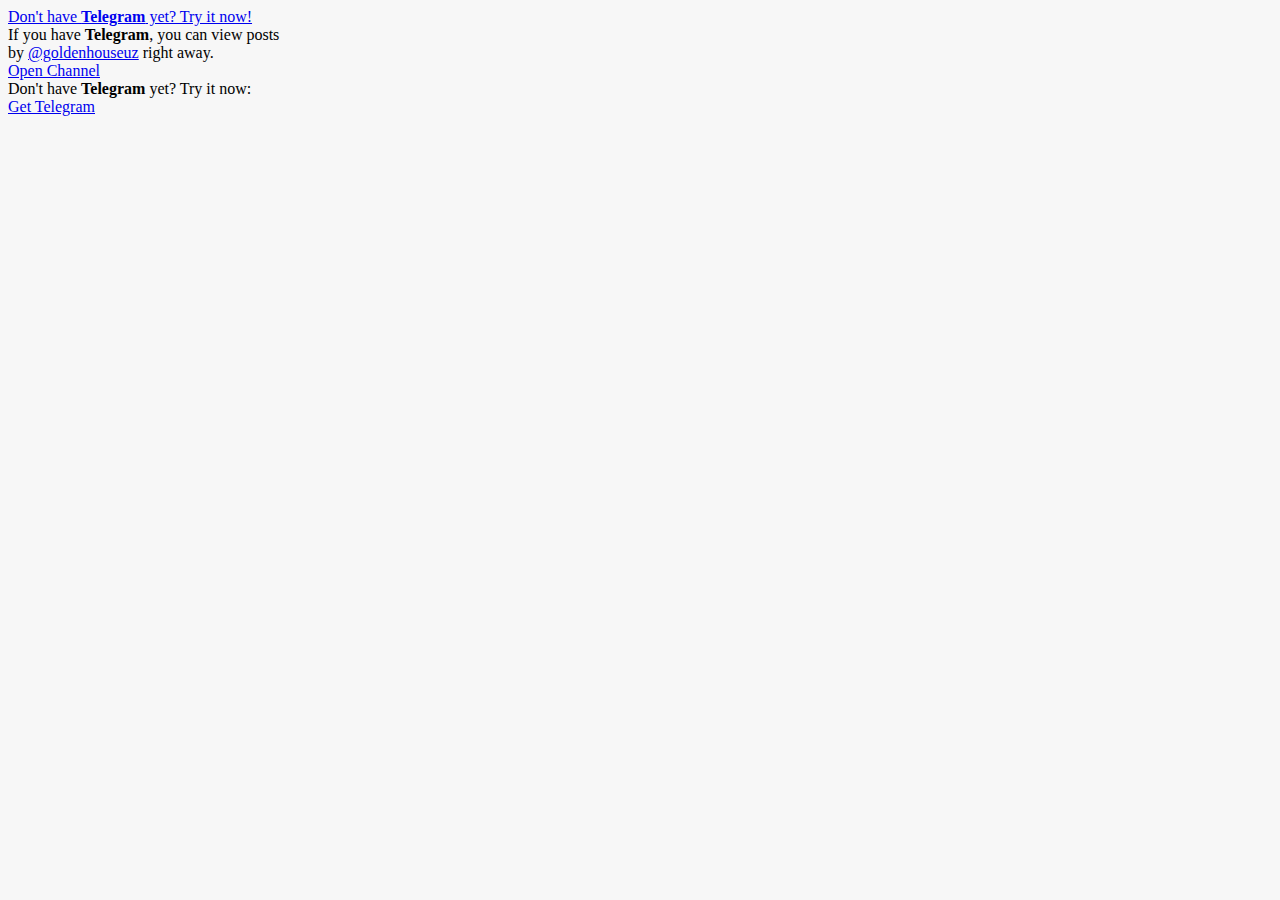
<file: Firespell/Telegram link/Telegram_ Contact @goldenhouseuz.html>
<!DOCTYPE html>
<!-- saved from url=(0033)https://telegram.me/goldenhouseuz -->
<html><head><meta http-equiv="Content-Type" content="text/html; charset=UTF-8">

    <title>Telegram: Contact @goldenhouseuz</title>
    <meta name="viewport" content="width=device-width, initial-scale=1.0">
    <meta property="og:title" content="Golden House">
<meta property="og:image" content="https://telegram.org/img/t_logo.png">
<meta property="og:site_name" content="Telegram">
<meta property="og:description" content="Мы строим жилые комплексы, формирующие новый облик Ташкента. Следите за хроникой строительства и узнавайте о новостях.">

<meta property="twitter:title" content="Golden House">
<meta property="twitter:image" content="https://telegram.org/img/t_logo.png">
<meta property="twitter:site" content="@Telegram">

<meta property="al:ios:app_store_id" content="686449807">
<meta property="al:ios:app_name" content="Telegram Messenger">
<meta property="al:ios:url" content="tg://resolve?domain=goldenhouseuz">

<meta property="al:android:url" content="vnd.youtube://www.youtube.com/watch?v=H2ajADF4OUM&amp;feature=applinks">
<meta property="al:android:app_name" content="Telegram">
<meta property="al:android:package" content="org.telegram.messenger">

<meta name="twitter:card" content="summary">
<meta name="twitter:site" content="@Telegram">
<meta name="twitter:description" content="Мы строим жилые комплексы, формирующие новый облик Ташкента. Следите за хроникой строительства и узнавайте о новостях.
">
<meta name="twitter:app:name:iphone" content="Telegram Messenger">
<meta name="twitter:app:id:iphone" content="686449807">
<meta name="twitter:app:url:iphone" content="tg://resolve?domain=goldenhouseuz">
<meta name="twitter:app:name:ipad" content="Telegram Messenger">
<meta name="twitter:app:id:ipad" content="686449807">
<meta name="twitter:app:url:ipad" content="tg://resolve?domain=goldenhouseuz">
<meta name="twitter:app:name:googleplay" content="Telegram">
<meta name="twitter:app:id:googleplay" content="org.telegram.messenger">
<meta name="twitter:app:url:googleplay" content="https://telegram.me/goldenhouseuz">

<meta name="apple-itunes-app" content="app-id=686449807, app-argument: tg://resolve?domain=goldenhouseuz">
    <link rel="shortcut icon" href="https://telegram.me/favicon.ico?3" type="image/x-icon">
    <link href="https://fonts.googleapis.com/css?family=Roboto:400,700" rel="stylesheet" type="text/css">
    <!--link href="/css/myriad.css" rel="stylesheet"-->
    <link href="https://telegram.org/css/bootstrap.min.css?2" rel="stylesheet">
    <link href="https://telegram.org/css/telegram.css?95" rel="stylesheet" media="screen">

    <style> html,body {background: #f7f7f7;} </style>
  </head>
  <body>

    <div class="tgme_page_wrap">
      <div class="tgme_head_wrap">
        <div class="tgme_head">
          <a href="https://telegram.org/" class="tgme_head_brand">
            <i class="tgme_logo"></i>
          </a>
        </div>
      </div>
      <a class="tgme_head_dl_button" href="https://telegram.org/dl">
        <i class="tgme_icon_arrow"></i>
        Don't have <strong>Telegram</strong> yet? Try it now!
      </a>
      <div class="tgme_page">
        <div class="tgme_page_icon">
  <i class="tgme_icon_user"></i>
</div>
<div class="tgme_page_description">
  If you have <strong>Telegram</strong>, you can view posts<br>by <a class="tgme_username_link" href="tg://resolve?domain=goldenhouseuz">@goldenhouseuz</a> right away.
</div>
<div class="tgme_page_action">
  <a class="tgme_action_button" href="tg://resolve?domain=goldenhouseuz">Open Channel</a>
</div>
      </div>

      <div class="tgme_footer">
        <div class="tgme_footer_description">Don't have <strong>Telegram</strong> yet? Try it now:</div>
        <div class="tgme_footer_action">
          <a class="tgme_action_button tgme_footer_dl_button" href="https://telegram.org/dl">
            Get Telegram
          </a>
        </div>
      </div>
    </div>

    <div id="tgme_frame_cont"></div>

    <script type="text/javascript">

var protoUrl = "tg:\/\/resolve?domain=goldenhouseuz";
if (false) {
  var iframeContEl = document.getElementById('tgme_frame_cont') || document.body;
  var iframeEl = document.createElement('iframe');
  iframeContEl.appendChild(iframeEl);
  var pageHidden = false;
  window.addEventListener('pagehide', function () {
    pageHidden = true;
  }, false);
  window.addEventListener('blur', function () {
    pageHidden = true;
  }, false);
  if (iframeEl !== null) {
    iframeEl.src = protoUrl;
  }
  setTimeout(function() {
    if (!pageHidden) {
      window.location = protoUrl;
    }
  }, 2000);
}
else if (protoUrl) {
  setTimeout(function() {
    window.location = protoUrl;
  }, 100);
}


    </script>


<!-- page generated in 2.8ms -->
</body></html>
</file>
<file: Firespell/001 Wikipedia/style.css>
@import "reset.css";
@import "basics.css";
</file>
<file: Firespell/002 Wikimedium/stylesheets/style.css>
@import "reset.css";
@import "layout.css";
@import "nav.css";
</file>
